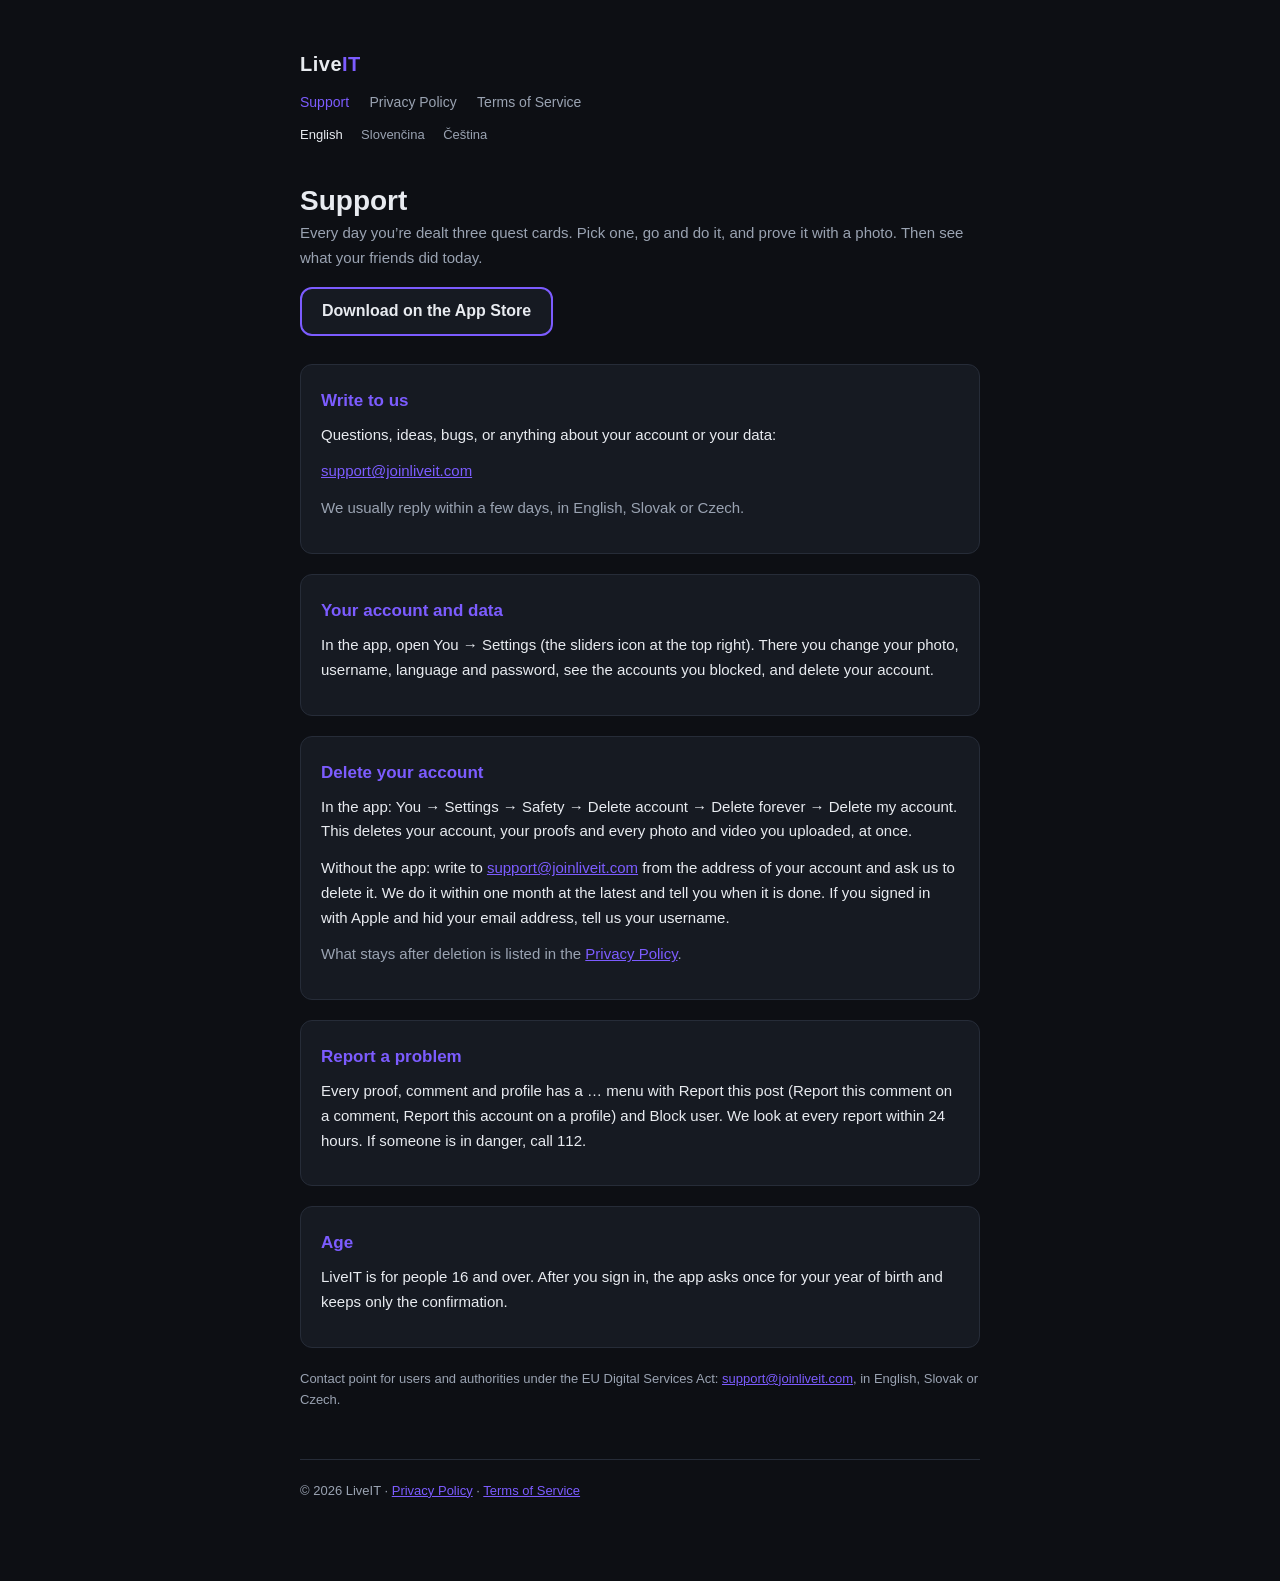
<file: index.html>
<!doctype html>
<html lang="en">
<head>
  <meta charset="utf-8">
  <meta name="viewport" content="width=device-width, initial-scale=1">
  <title>Support · LiveIT</title>
  <meta name="description" content="Support for LiveIT: contact, your account and data, deleting your account, reporting content.">
  <link rel="alternate" hreflang="en" href="https://help.joinliveit.com/">
  <link rel="alternate" hreflang="sk" href="https://help.joinliveit.com/sk/">
  <link rel="alternate" hreflang="cs" href="https://help.joinliveit.com/cs/">
  <link rel="stylesheet" href="style.css">
</head>
<body>
  <div class="wrap">
    <header>
      <a class="brand" href="index.html">Live<span>IT</span></a>
      <nav>
        <a href="index.html" class="active">Support</a>
        <a href="privacy.html">Privacy Policy</a>
        <a href="terms.html">Terms of Service</a>
      </nav>
      <nav class="lang" aria-label="Language">
        <a href="index.html" lang="en" hreflang="en" aria-current="true">English</a>
        <a href="sk/index.html" lang="sk" hreflang="sk">Slovenčina</a>
        <a href="cs/index.html" lang="cs" hreflang="cs">Čeština</a>
      </nav>
    </header>

    <h1>Support</h1>
    <p class="muted">Every day you’re dealt three quest cards. Pick one, go and do it, and prove it with a photo. Then see what your friends did today.</p>
    <p><a class="store" href="https://apps.apple.com/app/id6795777145">Download on the App Store</a></p>

    <div class="card">
      <h2>Write to us</h2>
      <p>Questions, ideas, bugs, or anything about your account or your data:</p>
      <p><a href="mailto:support@joinliveit.com">support@joinliveit.com</a></p>
      <p class="muted">We usually reply within a few days, in English, Slovak or Czech.</p>
    </div>

    <div class="card">
      <h2>Your account and data</h2>
      <p>In the app, open You → Settings (the sliders icon at the top right). There you change your photo, username, language and password, see the accounts you blocked, and delete your account.</p>
    </div>

    <div class="card" id="delete">
      <h2>Delete your account</h2>
      <p>In the app: You → Settings → Safety → Delete account → Delete forever → Delete my account. This deletes your account, your proofs and every photo and video you uploaded, at once.</p>
      <p>Without the app: write to <a href="mailto:support@joinliveit.com">support@joinliveit.com</a> from the address of your account and ask us to delete it. We do it within one month at the latest and tell you when it is done. If you signed in with Apple and hid your email address, tell us your username.</p>
      <p class="muted">What stays after deletion is listed in the <a href="privacy.html#deletion">Privacy Policy</a>.</p>
    </div>

    <div class="card">
      <h2>Report a problem</h2>
      <p>Every proof, comment and profile has a … menu with Report this post (Report this comment on a comment, Report this account on a profile) and Block user. We look at every report within 24 hours. If someone is in danger, call 112.</p>
    </div>

    <div class="card">
      <h2>Age</h2>
      <p>LiveIT is for people 16 and over. After you sign in, the app asks once for your year of birth and keeps only the confirmation.</p>
    </div>

    <p class="note">Contact point for users and authorities under the EU Digital Services Act: <a href="mailto:support@joinliveit.com">support@joinliveit.com</a>, in English, Slovak or Czech.</p>

    <footer>
      © 2026 LiveIT · <a href="privacy.html">Privacy Policy</a> · <a href="terms.html">Terms of Service</a>
    </footer>
  </div>
</body>
</html>
</file>
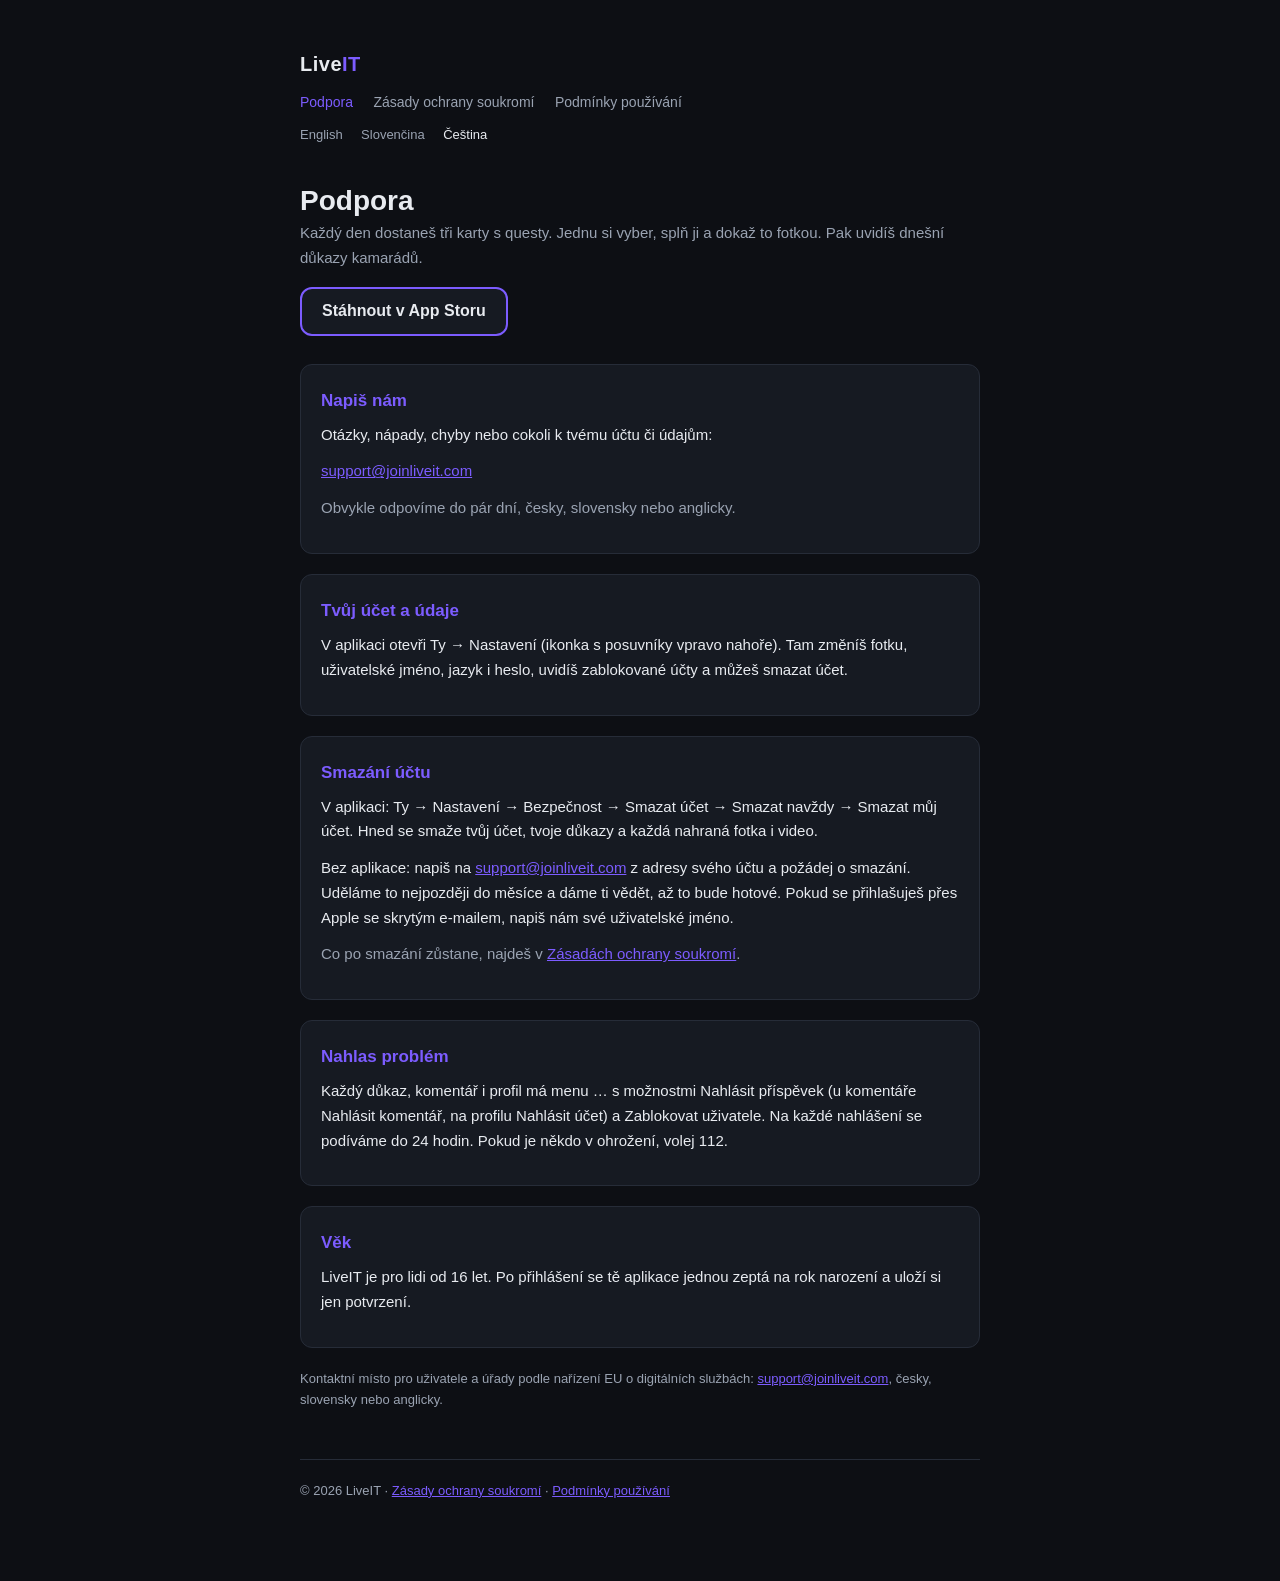
<file: cs/index.html>
<!doctype html>
<html lang="cs">
<head>
  <meta charset="utf-8">
  <meta name="viewport" content="width=device-width, initial-scale=1">
  <title>Podpora · LiveIT</title>
  <meta name="description" content="Podpora LiveIT: kontakt, tvůj účet a údaje, smazání účtu, nahlášení obsahu.">
  <link rel="alternate" hreflang="en" href="https://help.joinliveit.com/">
  <link rel="alternate" hreflang="sk" href="https://help.joinliveit.com/sk/">
  <link rel="alternate" hreflang="cs" href="https://help.joinliveit.com/cs/">
  <link rel="stylesheet" href="../style.css">
</head>
<body>
  <div class="wrap">
    <header>
      <a class="brand" href="index.html">Live<span>IT</span></a>
      <nav>
        <a href="index.html" class="active">Podpora</a>
        <a href="privacy.html">Zásady ochrany soukromí</a>
        <a href="terms.html">Podmínky používání</a>
      </nav>
      <nav class="lang" aria-label="Jazyk">
        <a href="../index.html" lang="en" hreflang="en">English</a>
        <a href="../sk/index.html" lang="sk" hreflang="sk">Slovenčina</a>
        <a href="index.html" lang="cs" hreflang="cs" aria-current="true">Čeština</a>
      </nav>
    </header>

    <h1>Podpora</h1>
    <p class="muted">Každý den dostaneš tři karty s questy. Jednu si vyber, splň ji a dokaž to fotkou. Pak uvidíš dnešní důkazy kamarádů.</p>
    <p><a class="store" href="https://apps.apple.com/app/id6795777145">Stáhnout v App Storu</a></p>

    <div class="card">
      <h2>Napiš nám</h2>
      <p>Otázky, nápady, chyby nebo cokoli k tvému účtu či údajům:</p>
      <p><a href="mailto:support@joinliveit.com">support@joinliveit.com</a></p>
      <p class="muted">Obvykle odpovíme do pár dní, česky, slovensky nebo anglicky.</p>
    </div>

    <div class="card">
      <h2>Tvůj účet a údaje</h2>
      <p>V aplikaci otevři Ty → Nastavení (ikonka s posuvníky vpravo nahoře). Tam změníš fotku, uživatelské jméno, jazyk i heslo, uvidíš zablokované účty a můžeš smazat účet.</p>
    </div>

    <div class="card" id="delete">
      <h2>Smazání účtu</h2>
      <p>V aplikaci: Ty → Nastavení → Bezpečnost → Smazat účet → Smazat navždy → Smazat můj účet. Hned se smaže tvůj účet, tvoje důkazy a každá nahraná fotka i video.</p>
      <p>Bez aplikace: napiš na <a href="mailto:support@joinliveit.com">support@joinliveit.com</a> z adresy svého účtu a požádej o smazání. Uděláme to nejpozději do měsíce a dáme ti vědět, až to bude hotové. Pokud se přihlašuješ přes Apple se skrytým e-mailem, napiš nám své uživatelské jméno.</p>
      <p class="muted">Co po smazání zůstane, najdeš v <a href="privacy.html#deletion">Zásadách ochrany soukromí</a>.</p>
    </div>

    <div class="card">
      <h2>Nahlas problém</h2>
      <p>Každý důkaz, komentář i profil má menu … s možnostmi Nahlásit příspěvek (u komentáře Nahlásit komentář, na profilu Nahlásit účet) a Zablokovat uživatele. Na každé nahlášení se podíváme do 24 hodin. Pokud je někdo v ohrožení, volej 112.</p>
    </div>

    <div class="card">
      <h2>Věk</h2>
      <p>LiveIT je pro lidi od 16 let. Po přihlášení se tě aplikace jednou zeptá na rok narození a uloží si jen potvrzení.</p>
    </div>

    <p class="note">Kontaktní místo pro uživatele a úřady podle nařízení EU o digitálních službách: <a href="mailto:support@joinliveit.com">support@joinliveit.com</a>, česky, slovensky nebo anglicky.</p>

    <footer>
      © 2026 LiveIT · <a href="privacy.html">Zásady ochrany soukromí</a> · <a href="terms.html">Podmínky používání</a>
    </footer>
  </div>
</body>
</html>
</file>
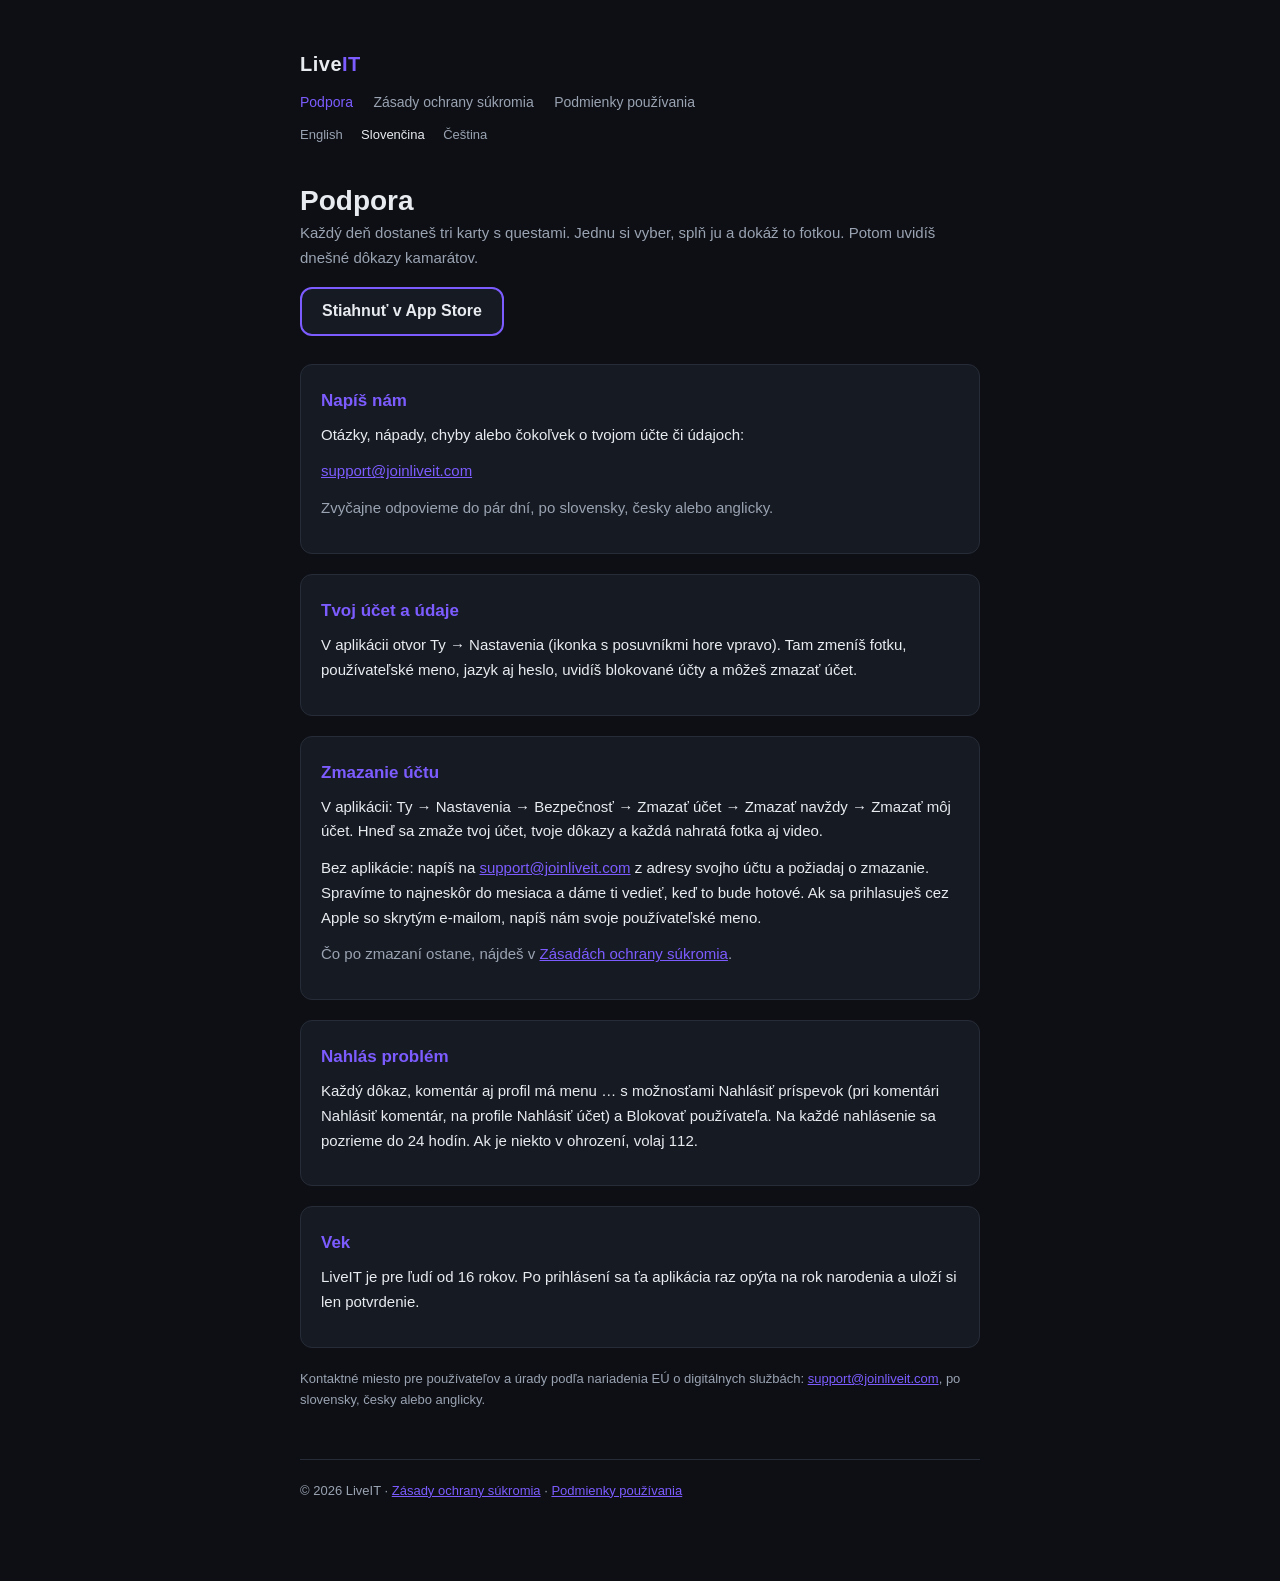
<file: sk/index.html>
<!doctype html>
<html lang="sk">
<head>
  <meta charset="utf-8">
  <meta name="viewport" content="width=device-width, initial-scale=1">
  <title>Podpora · LiveIT</title>
  <meta name="description" content="Podpora LiveIT: kontakt, tvoj účet a údaje, zmazanie účtu, nahlásenie obsahu.">
  <link rel="alternate" hreflang="en" href="https://help.joinliveit.com/">
  <link rel="alternate" hreflang="sk" href="https://help.joinliveit.com/sk/">
  <link rel="alternate" hreflang="cs" href="https://help.joinliveit.com/cs/">
  <link rel="stylesheet" href="../style.css">
</head>
<body>
  <div class="wrap">
    <header>
      <a class="brand" href="index.html">Live<span>IT</span></a>
      <nav>
        <a href="index.html" class="active">Podpora</a>
        <a href="privacy.html">Zásady ochrany súkromia</a>
        <a href="terms.html">Podmienky používania</a>
      </nav>
      <nav class="lang" aria-label="Jazyk">
        <a href="../index.html" lang="en" hreflang="en">English</a>
        <a href="index.html" lang="sk" hreflang="sk" aria-current="true">Slovenčina</a>
        <a href="../cs/index.html" lang="cs" hreflang="cs">Čeština</a>
      </nav>
    </header>

    <h1>Podpora</h1>
    <p class="muted">Každý deň dostaneš tri karty s questami. Jednu si vyber, splň ju a dokáž to fotkou. Potom uvidíš dnešné dôkazy kamarátov.</p>
    <p><a class="store" href="https://apps.apple.com/app/id6795777145">Stiahnuť v App Store</a></p>

    <div class="card">
      <h2>Napíš nám</h2>
      <p>Otázky, nápady, chyby alebo čokoľvek o tvojom účte či údajoch:</p>
      <p><a href="mailto:support@joinliveit.com">support@joinliveit.com</a></p>
      <p class="muted">Zvyčajne odpovieme do pár dní, po slovensky, česky alebo anglicky.</p>
    </div>

    <div class="card">
      <h2>Tvoj účet a údaje</h2>
      <p>V aplikácii otvor Ty → Nastavenia (ikonka s posuvníkmi hore vpravo). Tam zmeníš fotku, používateľské meno, jazyk aj heslo, uvidíš blokované účty a môžeš zmazať účet.</p>
    </div>

    <div class="card" id="delete">
      <h2>Zmazanie účtu</h2>
      <p>V aplikácii: Ty → Nastavenia → Bezpečnosť → Zmazať účet → Zmazať navždy → Zmazať môj účet. Hneď sa zmaže tvoj účet, tvoje dôkazy a každá nahratá fotka aj video.</p>
      <p>Bez aplikácie: napíš na <a href="mailto:support@joinliveit.com">support@joinliveit.com</a> z adresy svojho účtu a požiadaj o zmazanie. Spravíme to najneskôr do mesiaca a dáme ti vedieť, keď to bude hotové. Ak sa prihlasuješ cez Apple so skrytým e-mailom, napíš nám svoje používateľské meno.</p>
      <p class="muted">Čo po zmazaní ostane, nájdeš v <a href="privacy.html#deletion">Zásadách ochrany súkromia</a>.</p>
    </div>

    <div class="card">
      <h2>Nahlás problém</h2>
      <p>Každý dôkaz, komentár aj profil má menu … s možnosťami Nahlásiť príspevok (pri komentári Nahlásiť komentár, na profile Nahlásiť účet) a Blokovať používateľa. Na každé nahlásenie sa pozrieme do 24 hodín. Ak je niekto v ohrození, volaj 112.</p>
    </div>

    <div class="card">
      <h2>Vek</h2>
      <p>LiveIT je pre ľudí od 16 rokov. Po prihlásení sa ťa aplikácia raz opýta na rok narodenia a uloží si len potvrdenie.</p>
    </div>

    <p class="note">Kontaktné miesto pre používateľov a úrady podľa nariadenia EÚ o digitálnych službách: <a href="mailto:support@joinliveit.com">support@joinliveit.com</a>, po slovensky, česky alebo anglicky.</p>

    <footer>
      © 2026 LiveIT · <a href="privacy.html">Zásady ochrany súkromia</a> · <a href="terms.html">Podmienky používania</a>
    </footer>
  </div>
</body>
</html>
</file>
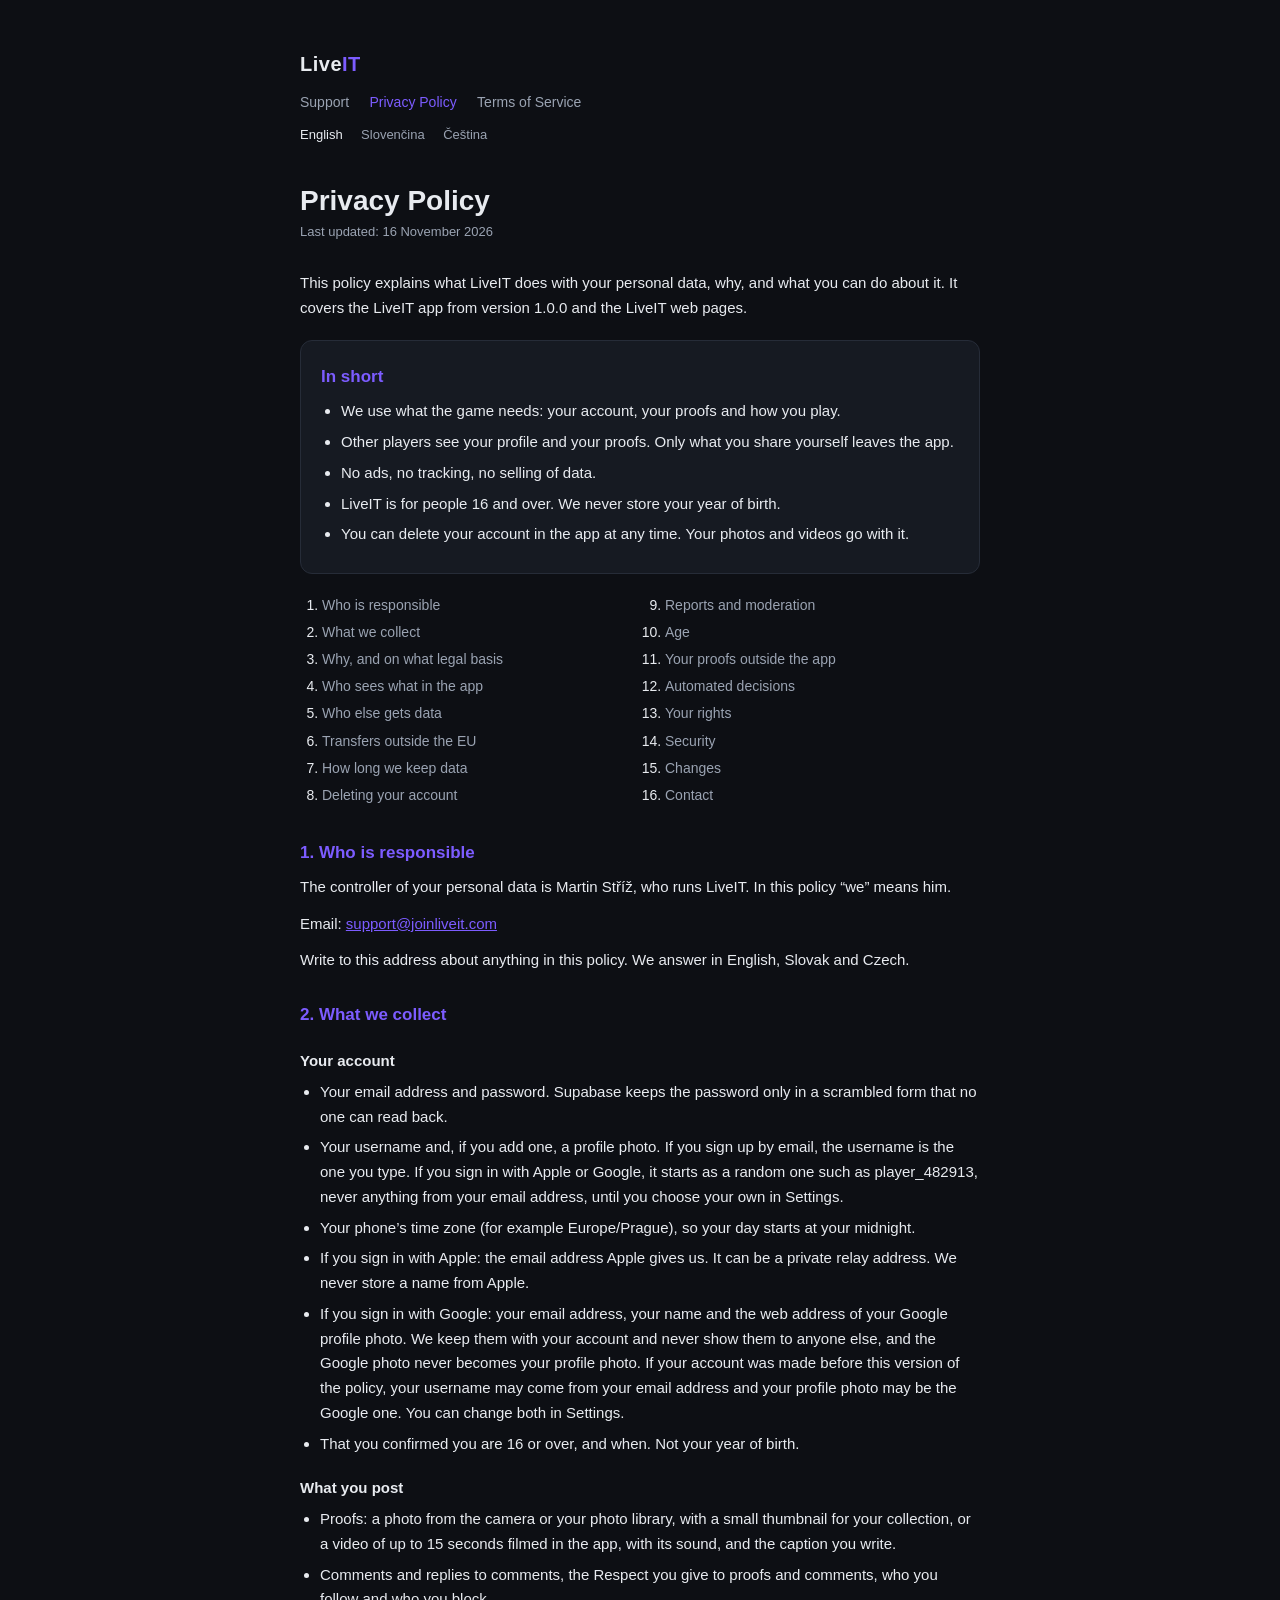
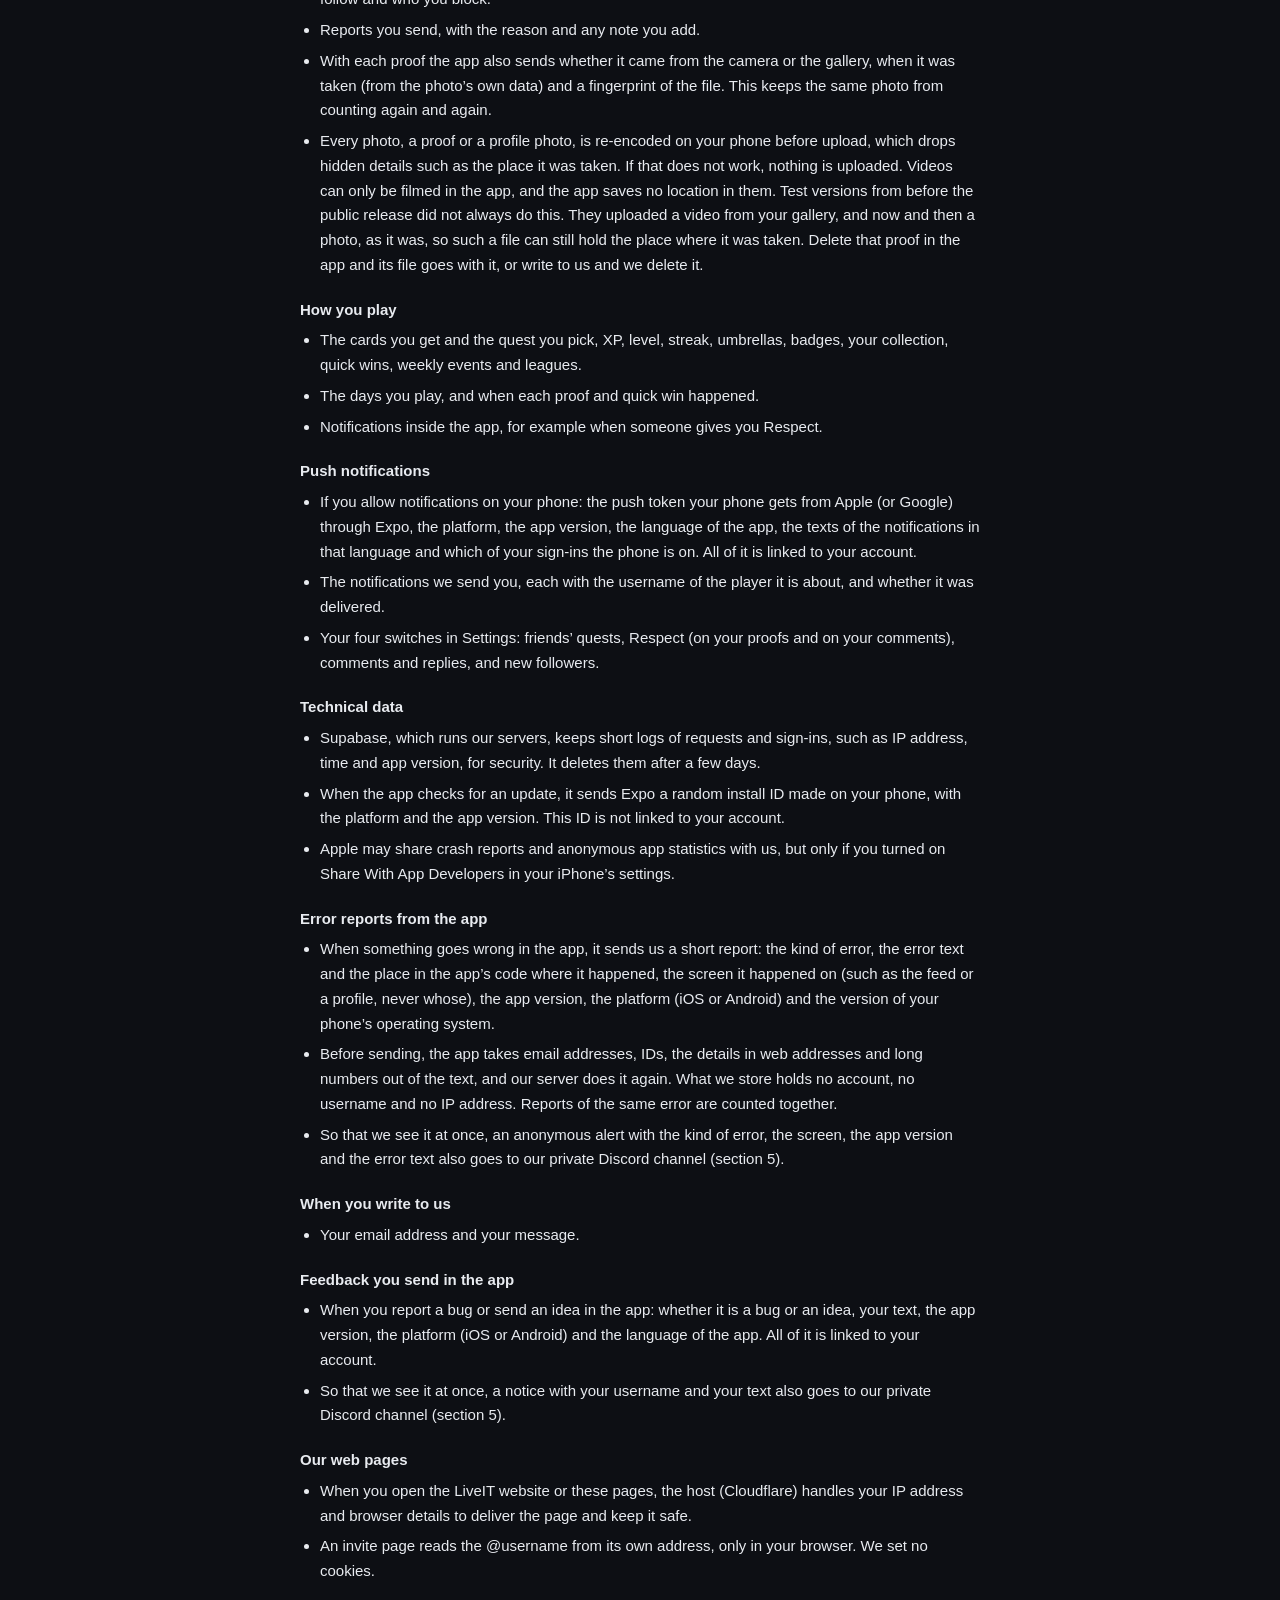
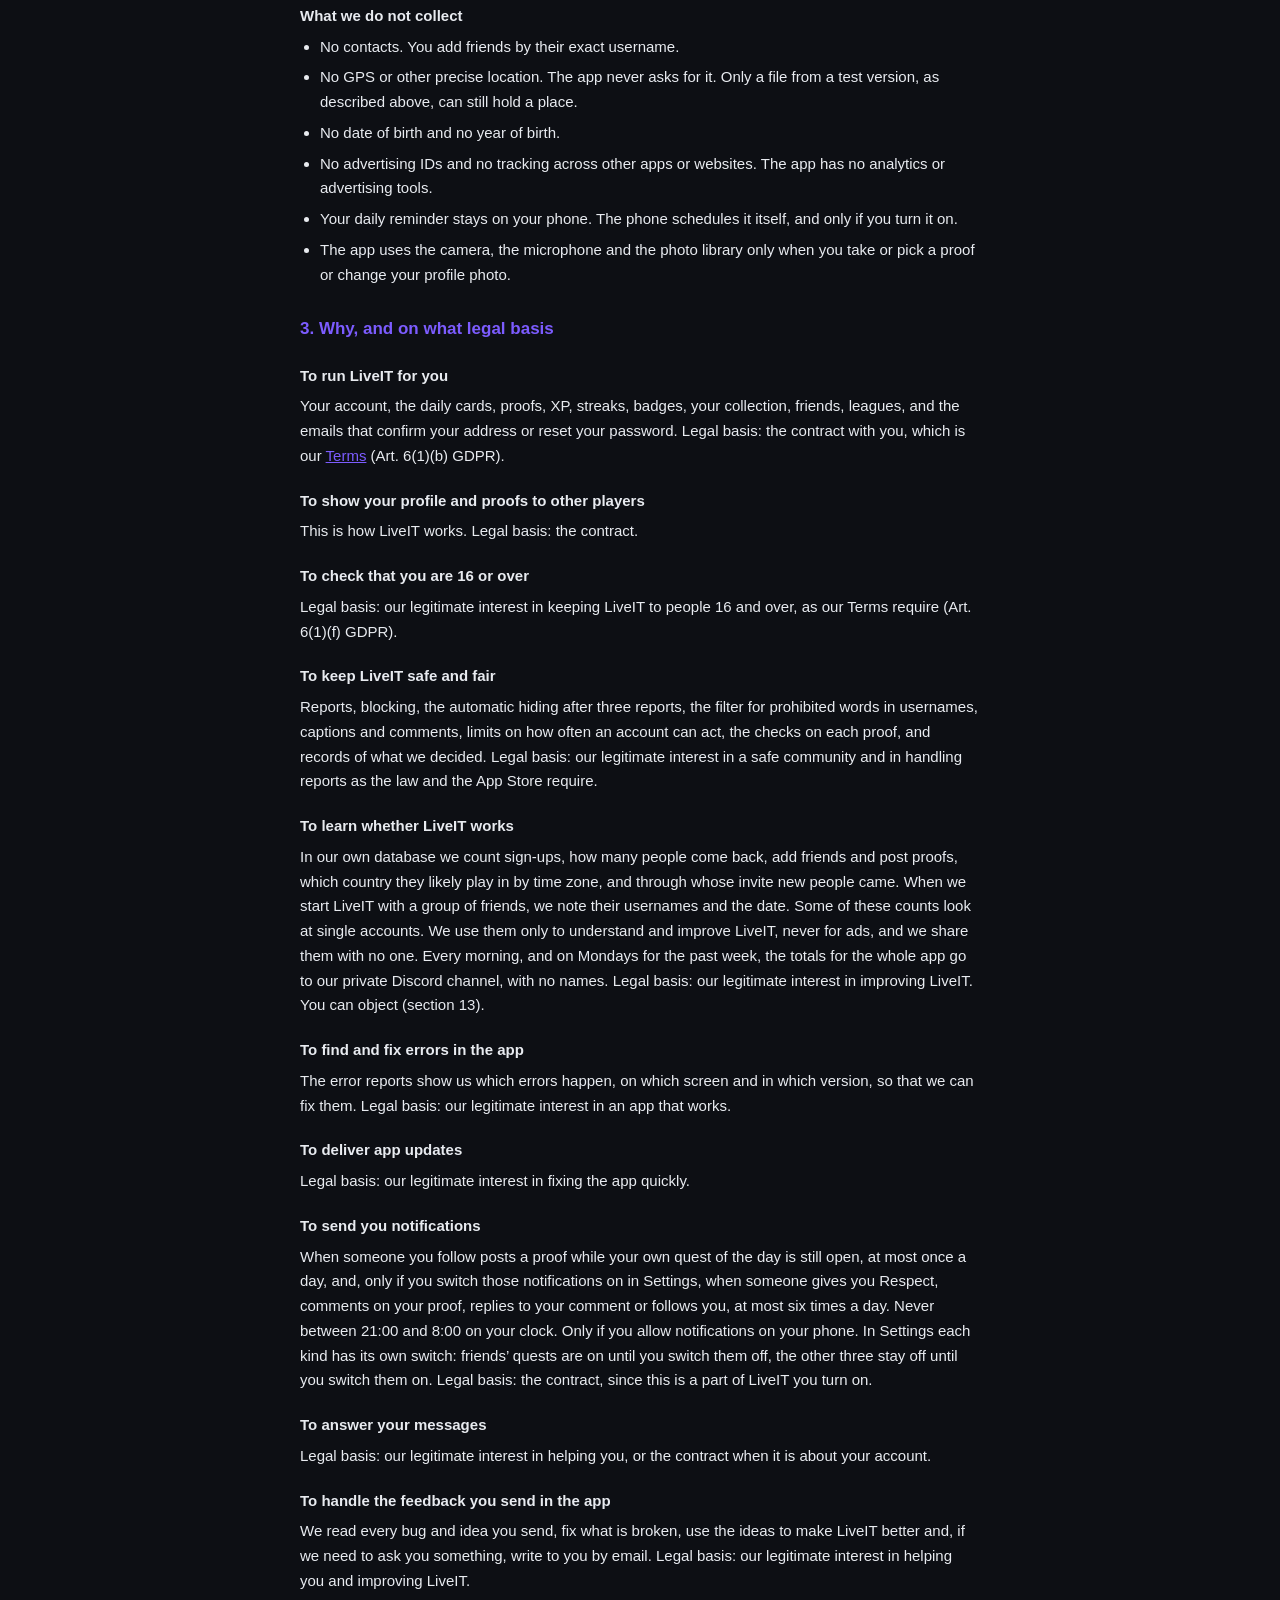
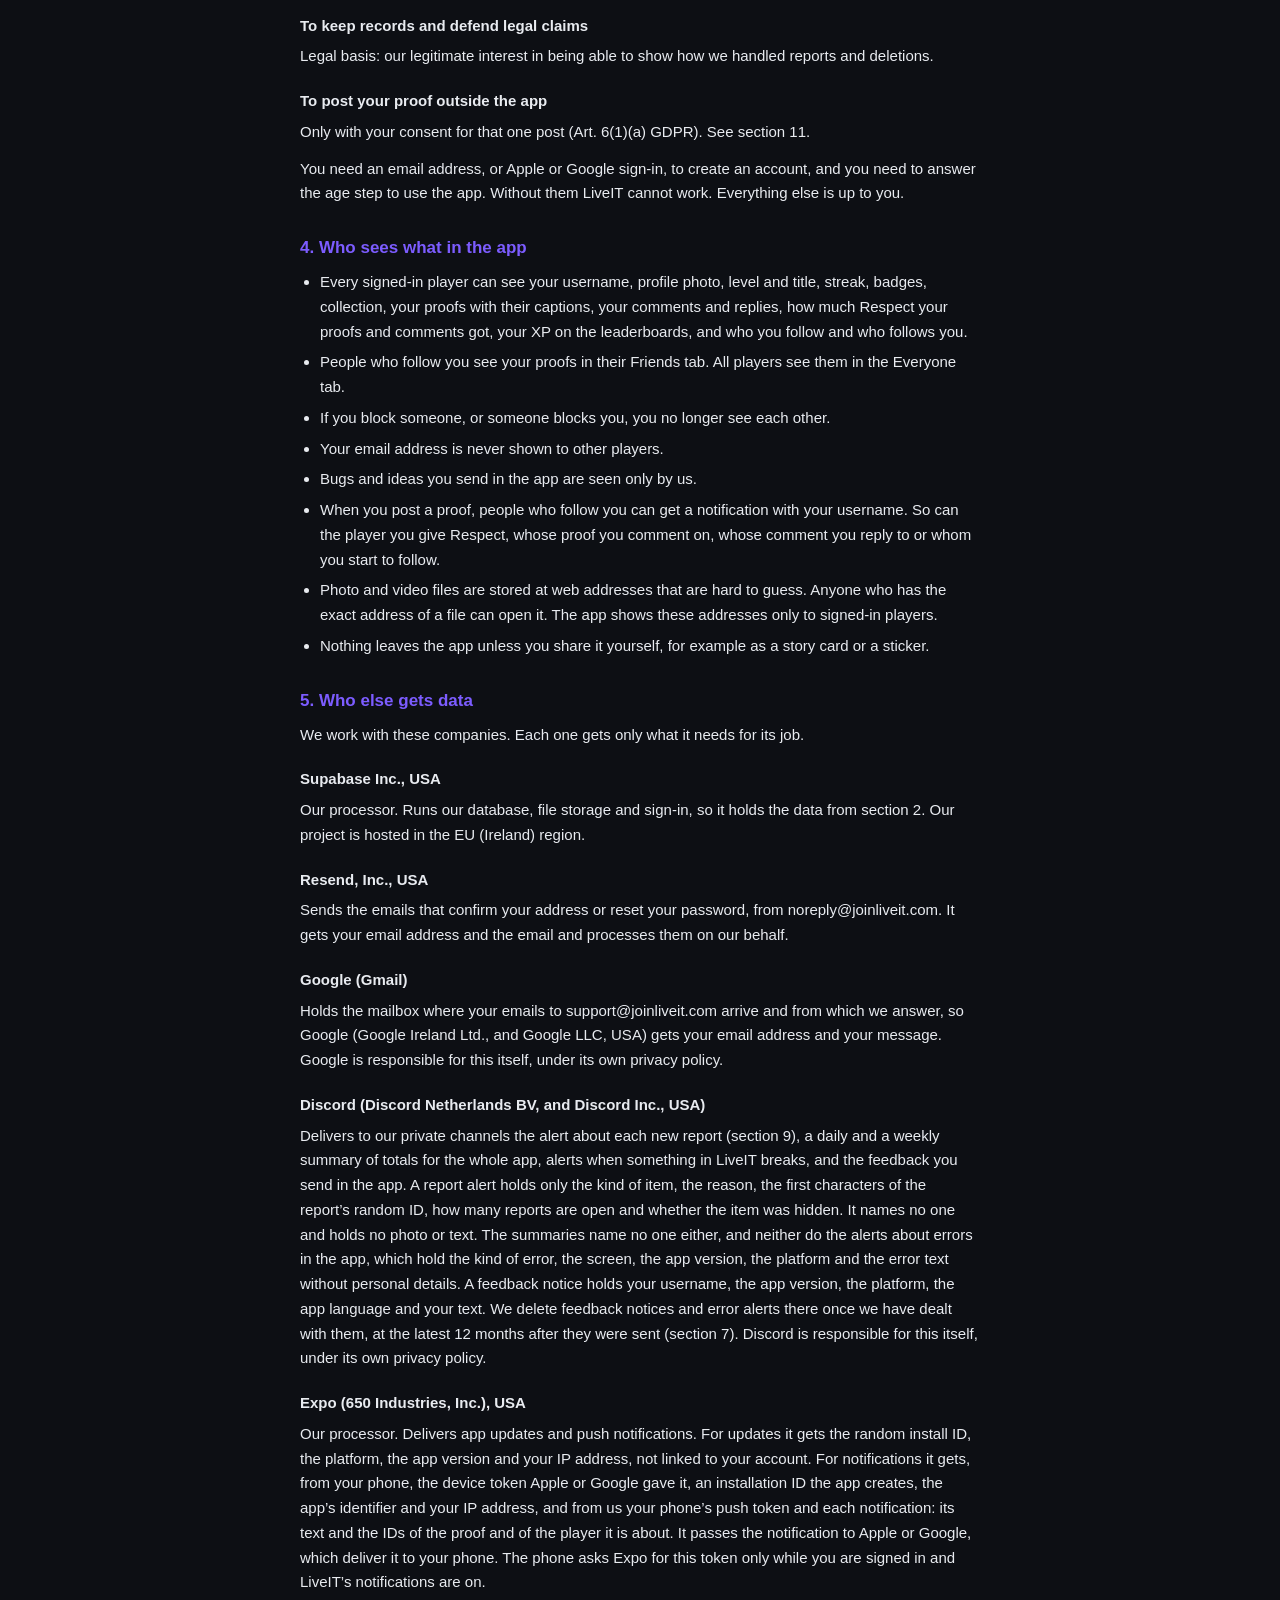
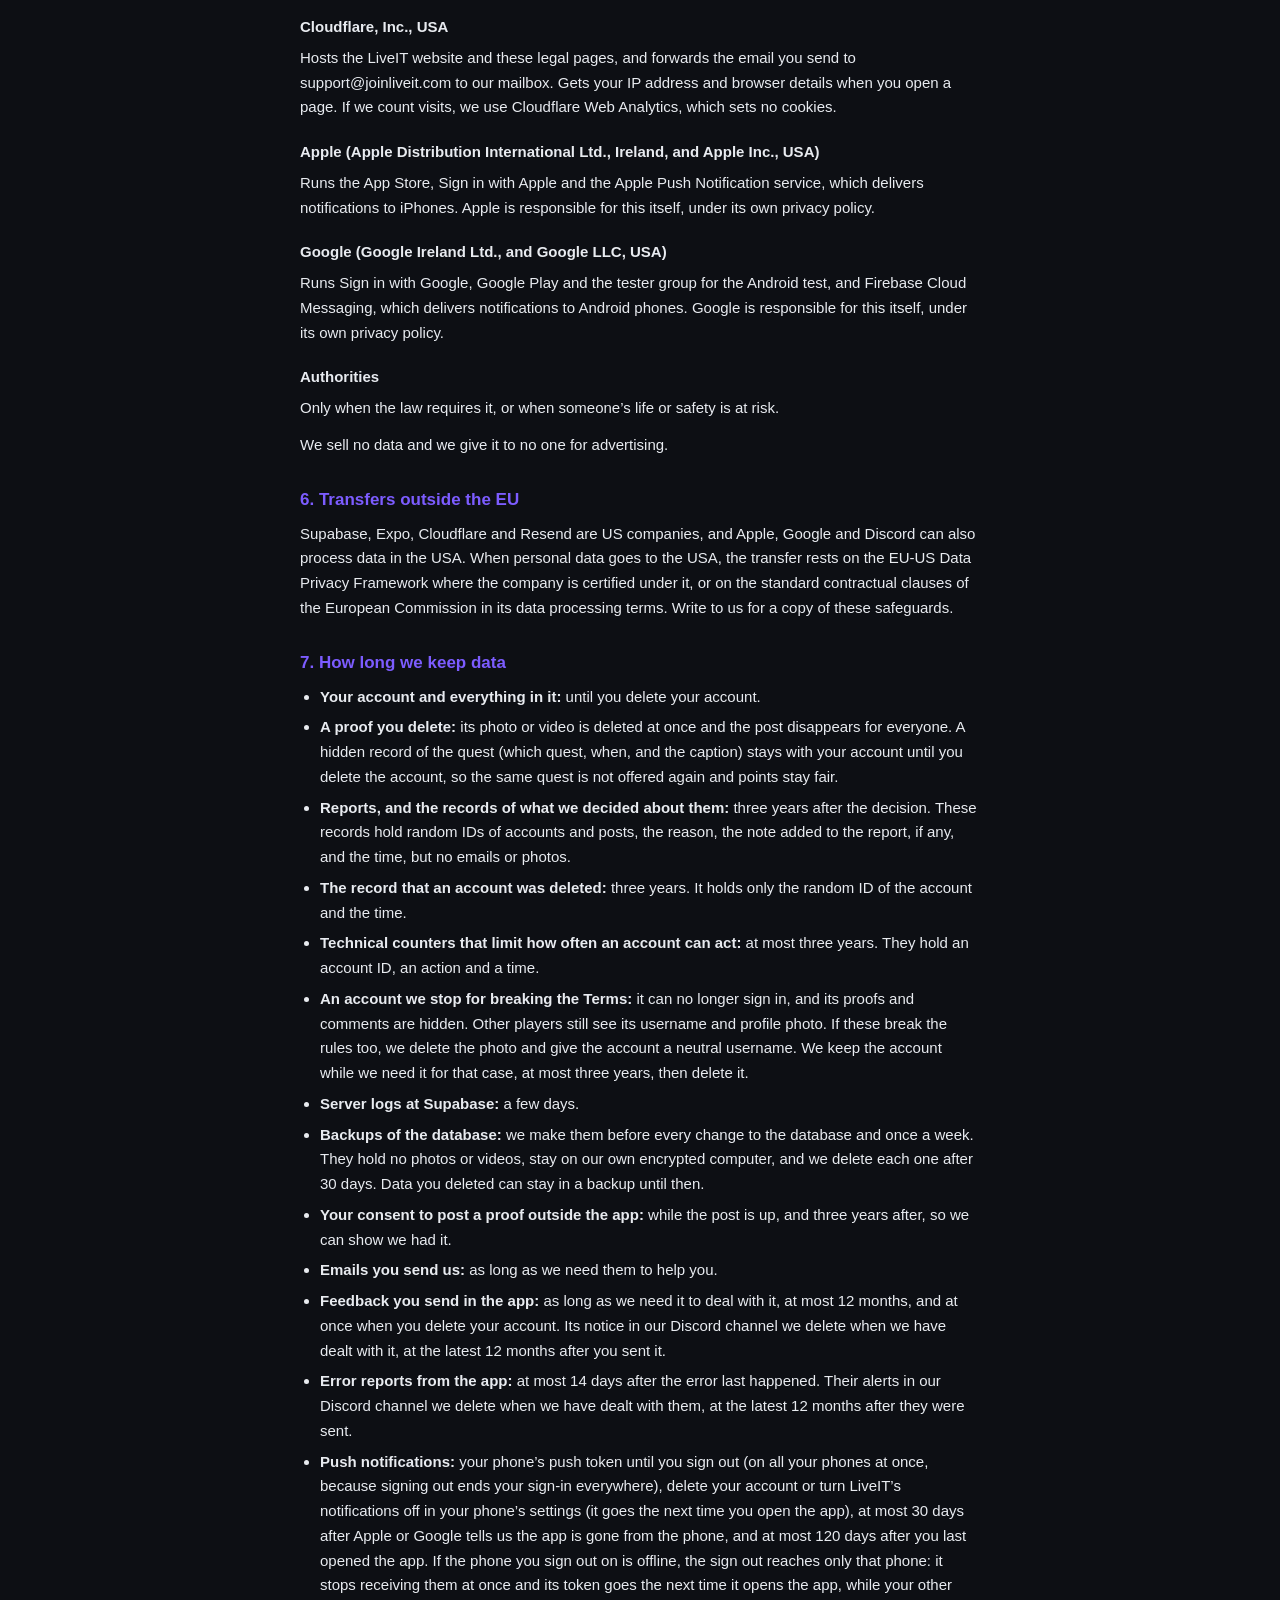
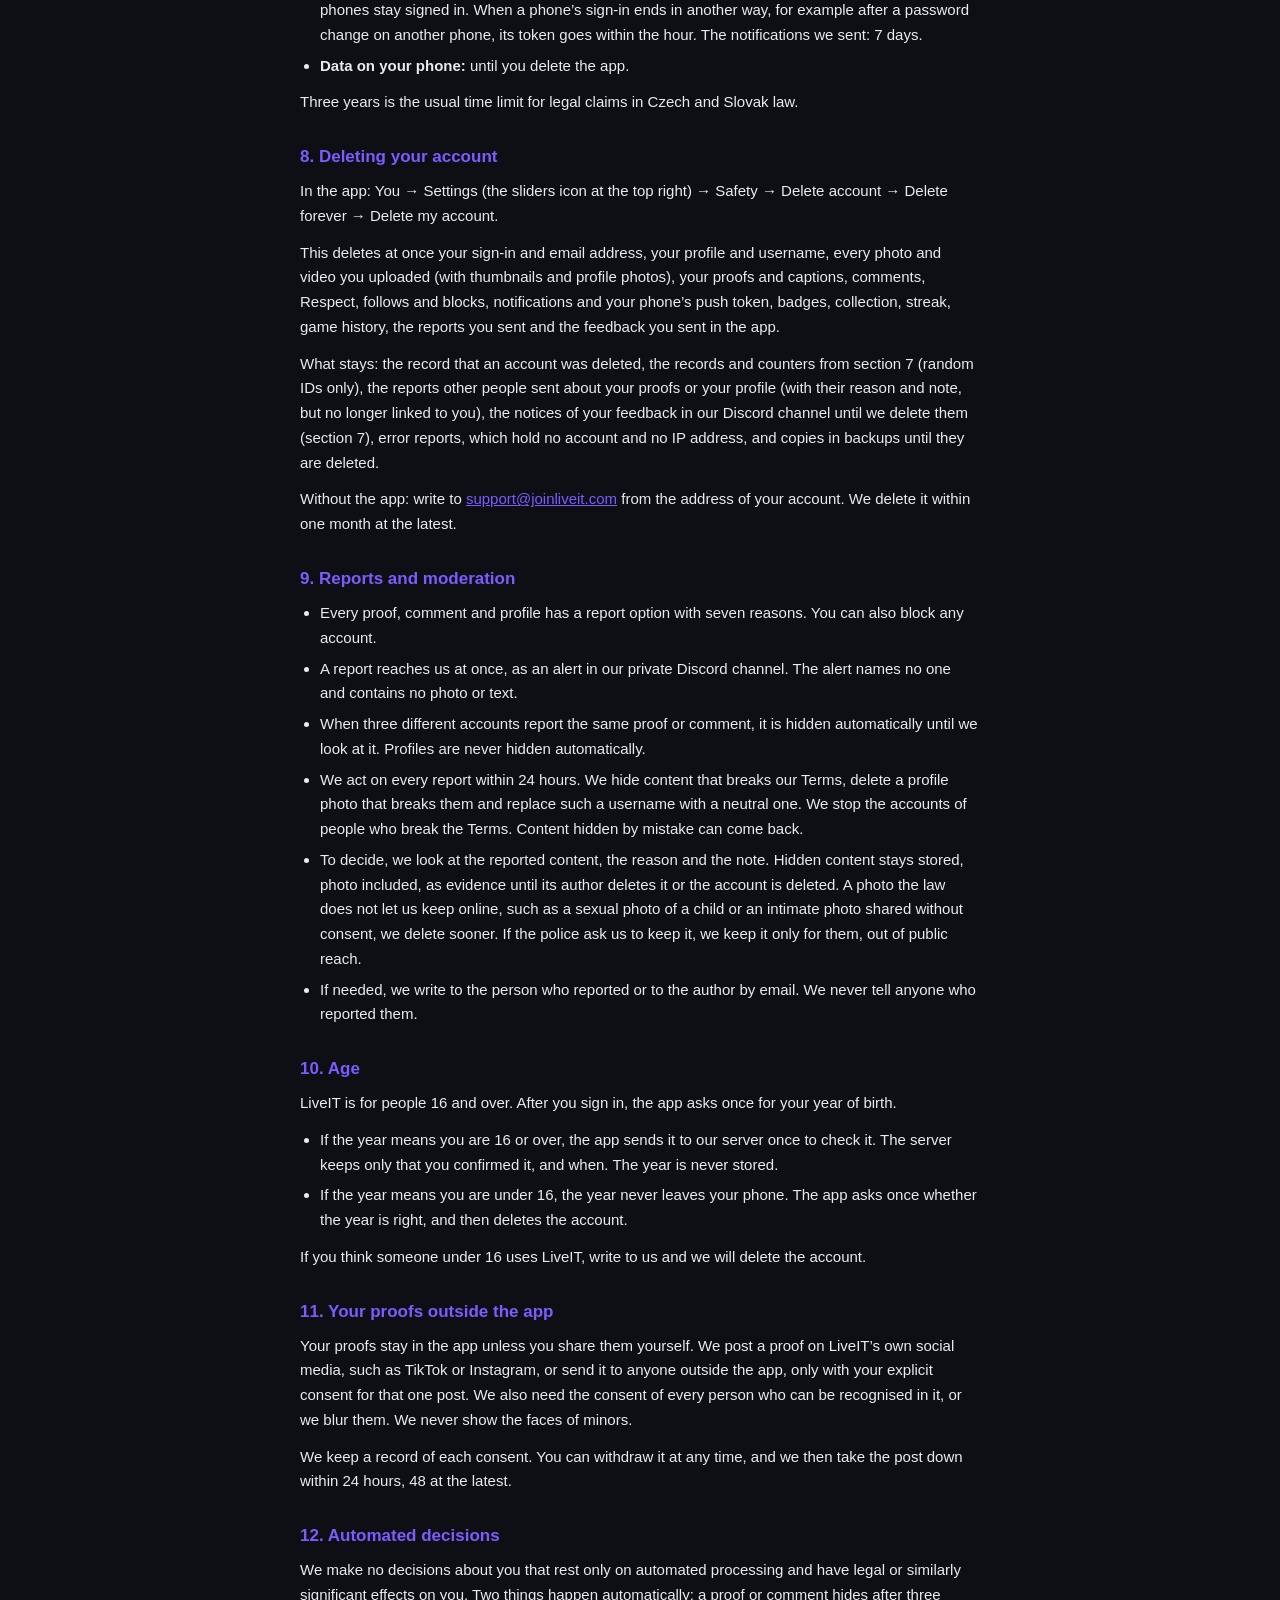
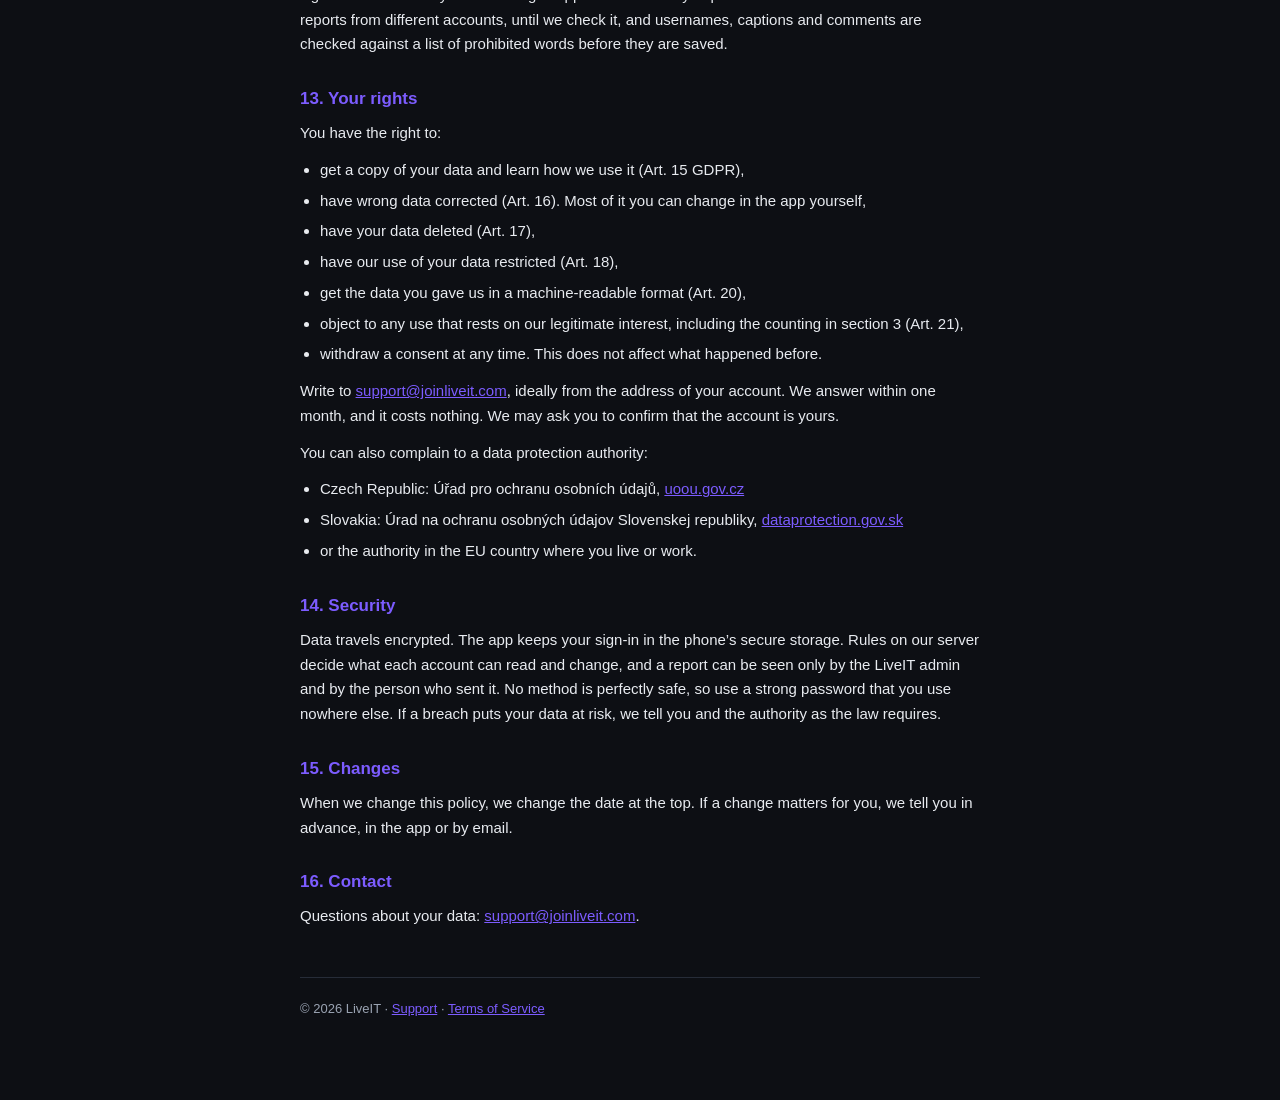
<file: privacy.html>
<!doctype html>
<html lang="en">
<head>
  <meta charset="utf-8">
  <meta name="viewport" content="width=device-width, initial-scale=1">
  <title>Privacy Policy · LiveIT</title>
  <meta name="description" content="What LiveIT does with your personal data, why, and what you can do about it.">
  <link rel="alternate" hreflang="en" href="https://help.joinliveit.com/privacy">
  <link rel="alternate" hreflang="sk" href="https://help.joinliveit.com/sk/privacy">
  <link rel="alternate" hreflang="cs" href="https://help.joinliveit.com/cs/privacy">
  <link rel="stylesheet" href="style.css">
</head>
<body>
  <div class="wrap">
    <header>
      <a class="brand" href="index.html">Live<span>IT</span></a>
      <nav>
        <a href="index.html">Support</a>
        <a href="privacy.html" class="active">Privacy Policy</a>
        <a href="terms.html">Terms of Service</a>
      </nav>
      <nav class="lang" aria-label="Language">
        <a href="privacy.html" lang="en" hreflang="en" aria-current="true">English</a>
        <a href="sk/privacy.html" lang="sk" hreflang="sk">Slovenčina</a>
        <a href="cs/privacy.html" lang="cs" hreflang="cs">Čeština</a>
      </nav>
    </header>

    <h1>Privacy Policy</h1>
    <p class="updated">Last updated: 16 November 2026</p>

    <p>This policy explains what LiveIT does with your personal data, why, and what you can do about it. It covers the LiveIT app from version 1.0.0 and the LiveIT web pages.</p>

    <div class="card">
      <h2>In short</h2>
      <ul>
        <li>We use what the game needs: your account, your proofs and how you play.</li>
        <li>Other players see your profile and your proofs. Only what you share yourself leaves the app.</li>
        <li>No ads, no tracking, no selling of data.</li>
        <li>LiveIT is for people 16 and over. We never store your year of birth.</li>
        <li>You can delete your account in the app at any time. Your photos and videos go with it.</li>
      </ul>
    </div>

    <nav class="toc" aria-label="Contents">
      <ol>
        <li><a href="#controller">Who is responsible</a></li>
        <li><a href="#data">What we collect</a></li>
        <li><a href="#purposes">Why, and on what legal basis</a></li>
        <li><a href="#visibility">Who sees what in the app</a></li>
        <li><a href="#recipients">Who else gets data</a></li>
        <li><a href="#transfers">Transfers outside the EU</a></li>
        <li><a href="#retention">How long we keep data</a></li>
        <li><a href="#deletion">Deleting your account</a></li>
        <li><a href="#moderation">Reports and moderation</a></li>
        <li><a href="#age">Age</a></li>
        <li><a href="#outside">Your proofs outside the app</a></li>
        <li><a href="#automated">Automated decisions</a></li>
        <li><a href="#rights">Your rights</a></li>
        <li><a href="#security">Security</a></li>
        <li><a href="#changes">Changes</a></li>
        <li><a href="#contact">Contact</a></li>
      </ol>
    </nav>

    <section id="controller">
      <h2>1. Who is responsible</h2>
      <p>The controller of your personal data is Martin Stříž, who runs LiveIT. In this policy “we” means him.</p>
      <p>Email: <a href="mailto:support@joinliveit.com">support@joinliveit.com</a></p>
      <p>Write to this address about anything in this policy. We answer in English, Slovak and Czech.</p>
    </section>

    <section id="data">
      <h2>2. What we collect</h2>
      <h3>Your account</h3>
      <ul>
        <li>Your email address and password. Supabase keeps the password only in a scrambled form that no one can read back.</li>
        <li>Your username and, if you add one, a profile photo. If you sign up by email, the username is the one you type. If you sign in with Apple or Google, it starts as a random one such as player_482913, never anything from your email address, until you choose your own in Settings.</li>
        <li>Your phone’s time zone (for example Europe/Prague), so your day starts at your midnight.</li>
        <li>If you sign in with Apple: the email address Apple gives us. It can be a private relay address. We never store a name from Apple.</li>
        <li>If you sign in with Google: your email address, your name and the web address of your Google profile photo. We keep them with your account and never show them to anyone else, and the Google photo never becomes your profile photo. If your account was made before this version of the policy, your username may come from your email address and your profile photo may be the Google one. You can change both in Settings.</li>
        <li>That you confirmed you are 16 or over, and when. Not your year of birth.</li>
      </ul>
      <h3>What you post</h3>
      <ul>
        <li>Proofs: a photo from the camera or your photo library, with a small thumbnail for your collection, or a video of up to 15 seconds filmed in the app, with its sound, and the caption you write.</li>
        <li>Comments and replies to comments, the Respect you give to proofs and comments, who you follow and who you block.</li>
        <li>Reports you send, with the reason and any note you add.</li>
        <li>With each proof the app also sends whether it came from the camera or the gallery, when it was taken (from the photo’s own data) and a fingerprint of the file. This keeps the same photo from counting again and again.</li>
        <li>Every photo, a proof or a profile photo, is re-encoded on your phone before upload, which drops hidden details such as the place it was taken. If that does not work, nothing is uploaded. Videos can only be filmed in the app, and the app saves no location in them. Test versions from before the public release did not always do this. They uploaded a video from your gallery, and now and then a photo, as it was, so such a file can still hold the place where it was taken. Delete that proof in the app and its file goes with it, or write to us and we delete it.</li>
      </ul>
      <h3>How you play</h3>
      <ul>
        <li>The cards you get and the quest you pick, XP, level, streak, umbrellas, badges, your collection, quick wins, weekly events and leagues.</li>
        <li>The days you play, and when each proof and quick win happened.</li>
        <li>Notifications inside the app, for example when someone gives you Respect.</li>
      </ul>
      <h3>Push notifications</h3>
      <ul>
        <li>If you allow notifications on your phone: the push token your phone gets from Apple (or Google) through Expo, the platform, the app version, the language of the app, the texts of the notifications in that language and which of your sign-ins the phone is on. All of it is linked to your account.</li>
        <li>The notifications we send you, each with the username of the player it is about, and whether it was delivered.</li>
        <li>Your four switches in Settings: friends’ quests, Respect (on your proofs and on your comments), comments and replies, and new followers.</li>
      </ul>
      <h3>Technical data</h3>
      <ul>
        <li>Supabase, which runs our servers, keeps short logs of requests and sign-ins, such as IP address, time and app version, for security. It deletes them after a few days.</li>
        <li>When the app checks for an update, it sends Expo a random install ID made on your phone, with the platform and the app version. This ID is not linked to your account.</li>
        <li>Apple may share crash reports and anonymous app statistics with us, but only if you turned on Share With App Developers in your iPhone’s settings.</li>
      </ul>
      <h3>Error reports from the app</h3>
      <ul>
        <li>When something goes wrong in the app, it sends us a short report: the kind of error, the error text and the place in the app’s code where it happened, the screen it happened on (such as the feed or a profile, never whose), the app version, the platform (iOS or Android) and the version of your phone’s operating system.</li>
        <li>Before sending, the app takes email addresses, IDs, the details in web addresses and long numbers out of the text, and our server does it again. What we store holds no account, no username and no IP address. Reports of the same error are counted together.</li>
        <li>So that we see it at once, an anonymous alert with the kind of error, the screen, the app version and the error text also goes to our private Discord channel (section 5).</li>
      </ul>
      <h3>When you write to us</h3>
      <ul>
        <li>Your email address and your message.</li>
      </ul>
      <h3>Feedback you send in the app</h3>
      <ul>
        <li>When you report a bug or send an idea in the app: whether it is a bug or an idea, your text, the app version, the platform (iOS or Android) and the language of the app. All of it is linked to your account.</li>
        <li>So that we see it at once, a notice with your username and your text also goes to our private Discord channel (section 5).</li>
      </ul>
      <h3>Our web pages</h3>
      <ul>
        <li>When you open the LiveIT website or these pages, the host (Cloudflare) handles your IP address and browser details to deliver the page and keep it safe.</li>
        <li>An invite page reads the @username from its own address, only in your browser. We set no cookies.</li>
      </ul>
      <h3>What we do not collect</h3>
      <ul>
        <li>No contacts. You add friends by their exact username.</li>
        <li>No GPS or other precise location. The app never asks for it. Only a file from a test version, as described above, can still hold a place.</li>
        <li>No date of birth and no year of birth.</li>
        <li>No advertising IDs and no tracking across other apps or websites. The app has no analytics or advertising tools.</li>
        <li>Your daily reminder stays on your phone. The phone schedules it itself, and only if you turn it on.</li>
        <li>The app uses the camera, the microphone and the photo library only when you take or pick a proof or change your profile photo.</li>
      </ul>
    </section>

    <section id="purposes">
      <h2>3. Why, and on what legal basis</h2>
      <h3>To run LiveIT for you</h3>
      <p>Your account, the daily cards, proofs, XP, streaks, badges, your collection, friends, leagues, and the emails that confirm your address or reset your password. Legal basis: the contract with you, which is our <a href="terms.html">Terms</a> (Art. 6(1)(b) GDPR).</p>
      <h3>To show your profile and proofs to other players</h3>
      <p>This is how LiveIT works. Legal basis: the contract.</p>
      <h3>To check that you are 16 or over</h3>
      <p>Legal basis: our legitimate interest in keeping LiveIT to people 16 and over, as our Terms require (Art. 6(1)(f) GDPR).</p>
      <h3>To keep LiveIT safe and fair</h3>
      <p>Reports, blocking, the automatic hiding after three reports, the filter for prohibited words in usernames, captions and comments, limits on how often an account can act, the checks on each proof, and records of what we decided. Legal basis: our legitimate interest in a safe community and in handling reports as the law and the App Store require.</p>
      <h3>To learn whether LiveIT works</h3>
      <p>In our own database we count sign-ups, how many people come back, add friends and post proofs, which country they likely play in by time zone, and through whose invite new people came. When we start LiveIT with a group of friends, we note their usernames and the date. Some of these counts look at single accounts. We use them only to understand and improve LiveIT, never for ads, and we share them with no one. Every morning, and on Mondays for the past week, the totals for the whole app go to our private Discord channel, with no names. Legal basis: our legitimate interest in improving LiveIT. You can object (section 13).</p>
      <h3>To find and fix errors in the app</h3>
      <p>The error reports show us which errors happen, on which screen and in which version, so that we can fix them. Legal basis: our legitimate interest in an app that works.</p>
      <h3>To deliver app updates</h3>
      <p>Legal basis: our legitimate interest in fixing the app quickly.</p>
      <h3>To send you notifications</h3>
      <p>When someone you follow posts a proof while your own quest of the day is still open, at most once a day, and, only if you switch those notifications on in Settings, when someone gives you Respect, comments on your proof, replies to your comment or follows you, at most six times a day. Never between 21:00 and 8:00 on your clock. Only if you allow notifications on your phone. In Settings each kind has its own switch: friends’ quests are on until you switch them off, the other three stay off until you switch them on. Legal basis: the contract, since this is a part of LiveIT you turn on.</p>
      <h3>To answer your messages</h3>
      <p>Legal basis: our legitimate interest in helping you, or the contract when it is about your account.</p>
      <h3>To handle the feedback you send in the app</h3>
      <p>We read every bug and idea you send, fix what is broken, use the ideas to make LiveIT better and, if we need to ask you something, write to you by email. Legal basis: our legitimate interest in helping you and improving LiveIT.</p>
      <h3>To keep records and defend legal claims</h3>
      <p>Legal basis: our legitimate interest in being able to show how we handled reports and deletions.</p>
      <h3>To post your proof outside the app</h3>
      <p>Only with your consent for that one post (Art. 6(1)(a) GDPR). See section 11.</p>
      <p>You need an email address, or Apple or Google sign-in, to create an account, and you need to answer the age step to use the app. Without them LiveIT cannot work. Everything else is up to you.</p>
    </section>

    <section id="visibility">
      <h2>4. Who sees what in the app</h2>
      <ul>
        <li>Every signed-in player can see your username, profile photo, level and title, streak, badges, collection, your proofs with their captions, your comments and replies, how much Respect your proofs and comments got, your XP on the leaderboards, and who you follow and who follows you.</li>
        <li>People who follow you see your proofs in their Friends tab. All players see them in the Everyone tab.</li>
        <li>If you block someone, or someone blocks you, you no longer see each other.</li>
        <li>Your email address is never shown to other players.</li>
        <li>Bugs and ideas you send in the app are seen only by us.</li>
        <li>When you post a proof, people who follow you can get a notification with your username. So can the player you give Respect, whose proof you comment on, whose comment you reply to or whom you start to follow.</li>
        <li>Photo and video files are stored at web addresses that are hard to guess. Anyone who has the exact address of a file can open it. The app shows these addresses only to signed-in players.</li>
        <li>Nothing leaves the app unless you share it yourself, for example as a story card or a sticker.</li>
      </ul>
    </section>

    <section id="recipients">
      <h2>5. Who else gets data</h2>
      <p>We work with these companies. Each one gets only what it needs for its job.</p>
      <h3>Supabase Inc., USA</h3>
      <p>Our processor. Runs our database, file storage and sign-in, so it holds the data from section 2. Our project is hosted in the EU (Ireland) region.</p>
      <h3>Resend, Inc., USA</h3>
      <p>Sends the emails that confirm your address or reset your password, from noreply@joinliveit.com. It gets your email address and the email and processes them on our behalf.</p>
      <h3>Google (Gmail)</h3>
      <p>Holds the mailbox where your emails to support@joinliveit.com arrive and from which we answer, so Google (Google Ireland Ltd., and Google LLC, USA) gets your email address and your message. Google is responsible for this itself, under its own privacy policy.</p>
      <h3>Discord (Discord Netherlands BV, and Discord Inc., USA)</h3>
      <p>Delivers to our private channels the alert about each new report (section 9), a daily and a weekly summary of totals for the whole app, alerts when something in LiveIT breaks, and the feedback you send in the app. A report alert holds only the kind of item, the reason, the first characters of the report’s random ID, how many reports are open and whether the item was hidden. It names no one and holds no photo or text. The summaries name no one either, and neither do the alerts about errors in the app, which hold the kind of error, the screen, the app version, the platform and the error text without personal details. A feedback notice holds your username, the app version, the platform, the app language and your text. We delete feedback notices and error alerts there once we have dealt with them, at the latest 12 months after they were sent (section 7). Discord is responsible for this itself, under its own privacy policy.</p>
      <h3>Expo (650 Industries, Inc.), USA</h3>
      <p>Our processor. Delivers app updates and push notifications. For updates it gets the random install ID, the platform, the app version and your IP address, not linked to your account. For notifications it gets, from your phone, the device token Apple or Google gave it, an installation ID the app creates, the app’s identifier and your IP address, and from us your phone’s push token and each notification: its text and the IDs of the proof and of the player it is about. It passes the notification to Apple or Google, which deliver it to your phone. The phone asks Expo for this token only while you are signed in and LiveIT’s notifications are on.</p>
      <h3>Cloudflare, Inc., USA</h3>
      <p>Hosts the LiveIT website and these legal pages, and forwards the email you send to support@joinliveit.com to our mailbox. Gets your IP address and browser details when you open a page. If we count visits, we use Cloudflare Web Analytics, which sets no cookies.</p>
      <h3>Apple (Apple Distribution International Ltd., Ireland, and Apple Inc., USA)</h3>
      <p>Runs the App Store, Sign in with Apple and the Apple Push Notification service, which delivers notifications to iPhones. Apple is responsible for this itself, under its own privacy policy.</p>
      <h3>Google (Google Ireland Ltd., and Google LLC, USA)</h3>
      <p>Runs Sign in with Google, Google Play and the tester group for the Android test, and Firebase Cloud Messaging, which delivers notifications to Android phones. Google is responsible for this itself, under its own privacy policy.</p>
      <h3>Authorities</h3>
      <p>Only when the law requires it, or when someone’s life or safety is at risk.</p>
      <p>We sell no data and we give it to no one for advertising.</p>
    </section>

    <section id="transfers">
      <h2>6. Transfers outside the EU</h2>
      <p>Supabase, Expo, Cloudflare and Resend are US companies, and Apple, Google and Discord can also process data in the USA. When personal data goes to the USA, the transfer rests on the EU-US Data Privacy Framework where the company is certified under it, or on the standard contractual clauses of the European Commission in its data processing terms. Write to us for a copy of these safeguards.</p>
    </section>

    <section id="retention">
      <h2>7. How long we keep data</h2>
      <ul>
        <li><strong>Your account and everything in it:</strong> until you delete your account.</li>
        <li><strong>A proof you delete:</strong> its photo or video is deleted at once and the post disappears for everyone. A hidden record of the quest (which quest, when, and the caption) stays with your account until you delete the account, so the same quest is not offered again and points stay fair.</li>
        <li><strong>Reports, and the records of what we decided about them:</strong> three years after the decision. These records hold random IDs of accounts and posts, the reason, the note added to the report, if any, and the time, but no emails or photos.</li>
        <li><strong>The record that an account was deleted:</strong> three years. It holds only the random ID of the account and the time.</li>
        <li><strong>Technical counters that limit how often an account can act:</strong> at most three years. They hold an account ID, an action and a time.</li>
        <li><strong>An account we stop for breaking the Terms:</strong> it can no longer sign in, and its proofs and comments are hidden. Other players still see its username and profile photo. If these break the rules too, we delete the photo and give the account a neutral username. We keep the account while we need it for that case, at most three years, then delete it.</li>
        <li><strong>Server logs at Supabase:</strong> a few days.</li>
        <li><strong>Backups of the database:</strong> we make them before every change to the database and once a week. They hold no photos or videos, stay on our own encrypted computer, and we delete each one after 30 days. Data you deleted can stay in a backup until then.</li>
        <li><strong>Your consent to post a proof outside the app:</strong> while the post is up, and three years after, so we can show we had it.</li>
        <li><strong>Emails you send us:</strong> as long as we need them to help you.</li>
        <li><strong>Feedback you send in the app:</strong> as long as we need it to deal with it, at most 12 months, and at once when you delete your account. Its notice in our Discord channel we delete when we have dealt with it, at the latest 12 months after you sent it.</li>
        <li><strong>Error reports from the app:</strong> at most 14 days after the error last happened. Their alerts in our Discord channel we delete when we have dealt with them, at the latest 12 months after they were sent.</li>
        <li><strong>Push notifications:</strong> your phone’s push token until you sign out (on all your phones at once, because signing out ends your sign-in everywhere), delete your account or turn LiveIT’s notifications off in your phone’s settings (it goes the next time you open the app), at most 30 days after Apple or Google tells us the app is gone from the phone, and at most 120 days after you last opened the app. If the phone you sign out on is offline, the sign out reaches only that phone: it stops receiving them at once and its token goes the next time it opens the app, while your other phones stay signed in. When a phone’s sign-in ends in another way, for example after a password change on another phone, its token goes within the hour. The notifications we sent: 7 days.</li>
        <li><strong>Data on your phone:</strong> until you delete the app.</li>
      </ul>
      <p>Three years is the usual time limit for legal claims in Czech and Slovak law.</p>
    </section>

    <section id="deletion">
      <h2>8. Deleting your account</h2>
      <p>In the app: You → Settings (the sliders icon at the top right) → Safety → Delete account → Delete forever → Delete my account.</p>
      <p>This deletes at once your sign-in and email address, your profile and username, every photo and video you uploaded (with thumbnails and profile photos), your proofs and captions, comments, Respect, follows and blocks, notifications and your phone’s push token, badges, collection, streak, game history, the reports you sent and the feedback you sent in the app.</p>
      <p>What stays: the record that an account was deleted, the records and counters from section 7 (random IDs only), the reports other people sent about your proofs or your profile (with their reason and note, but no longer linked to you), the notices of your feedback in our Discord channel until we delete them (section 7), error reports, which hold no account and no IP address, and copies in backups until they are deleted.</p>
      <p>Without the app: write to <a href="mailto:support@joinliveit.com">support@joinliveit.com</a> from the address of your account. We delete it within one month at the latest.</p>
    </section>

    <section id="moderation">
      <h2>9. Reports and moderation</h2>
      <ul>
        <li>Every proof, comment and profile has a report option with seven reasons. You can also block any account.</li>
        <li>A report reaches us at once, as an alert in our private Discord channel. The alert names no one and contains no photo or text.</li>
        <li>When three different accounts report the same proof or comment, it is hidden automatically until we look at it. Profiles are never hidden automatically.</li>
        <li>We act on every report within 24 hours. We hide content that breaks our Terms, delete a profile photo that breaks them and replace such a username with a neutral one. We stop the accounts of people who break the Terms. Content hidden by mistake can come back.</li>
        <li>To decide, we look at the reported content, the reason and the note. Hidden content stays stored, photo included, as evidence until its author deletes it or the account is deleted. A photo the law does not let us keep online, such as a sexual photo of a child or an intimate photo shared without consent, we delete sooner. If the police ask us to keep it, we keep it only for them, out of public reach.</li>
        <li>If needed, we write to the person who reported or to the author by email. We never tell anyone who reported them.</li>
      </ul>
    </section>

    <section id="age">
      <h2>10. Age</h2>
      <p>LiveIT is for people 16 and over. After you sign in, the app asks once for your year of birth.</p>
      <ul>
        <li>If the year means you are 16 or over, the app sends it to our server once to check it. The server keeps only that you confirmed it, and when. The year is never stored.</li>
        <li>If the year means you are under 16, the year never leaves your phone. The app asks once whether the year is right, and then deletes the account.</li>
      </ul>
      <p>If you think someone under 16 uses LiveIT, write to us and we will delete the account.</p>
    </section>

    <section id="outside">
      <h2>11. Your proofs outside the app</h2>
      <p>Your proofs stay in the app unless you share them yourself. We post a proof on LiveIT’s own social media, such as TikTok or Instagram, or send it to anyone outside the app, only with your explicit consent for that one post. We also need the consent of every person who can be recognised in it, or we blur them. We never show the faces of minors.</p>
      <p>We keep a record of each consent. You can withdraw it at any time, and we then take the post down within 24 hours, 48 at the latest.</p>
    </section>

    <section id="automated">
      <h2>12. Automated decisions</h2>
      <p>We make no decisions about you that rest only on automated processing and have legal or similarly significant effects on you. Two things happen automatically: a proof or comment hides after three reports from different accounts, until we check it, and usernames, captions and comments are checked against a list of prohibited words before they are saved.</p>
    </section>

    <section id="rights">
      <h2>13. Your rights</h2>
      <p>You have the right to:</p>
      <ul>
        <li>get a copy of your data and learn how we use it (Art. 15 GDPR),</li>
        <li>have wrong data corrected (Art. 16). Most of it you can change in the app yourself,</li>
        <li>have your data deleted (Art. 17),</li>
        <li>have our use of your data restricted (Art. 18),</li>
        <li>get the data you gave us in a machine-readable format (Art. 20),</li>
        <li>object to any use that rests on our legitimate interest, including the counting in section 3 (Art. 21),</li>
        <li>withdraw a consent at any time. This does not affect what happened before.</li>
      </ul>
      <p>Write to <a href="mailto:support@joinliveit.com">support@joinliveit.com</a>, ideally from the address of your account. We answer within one month, and it costs nothing. We may ask you to confirm that the account is yours.</p>
      <p>You can also complain to a data protection authority:</p>
      <ul>
        <li>Czech Republic: Úřad pro ochranu osobních údajů, <a href="https://uoou.gov.cz">uoou.gov.cz</a></li>
        <li>Slovakia: Úrad na ochranu osobných údajov Slovenskej republiky, <a href="https://dataprotection.gov.sk">dataprotection.gov.sk</a></li>
        <li>or the authority in the EU country where you live or work.</li>
      </ul>
    </section>

    <section id="security">
      <h2>14. Security</h2>
      <p>Data travels encrypted. The app keeps your sign-in in the phone’s secure storage. Rules on our server decide what each account can read and change, and a report can be seen only by the LiveIT admin and by the person who sent it. No method is perfectly safe, so use a strong password that you use nowhere else. If a breach puts your data at risk, we tell you and the authority as the law requires.</p>
    </section>

    <section id="changes">
      <h2>15. Changes</h2>
      <p>When we change this policy, we change the date at the top. If a change matters for you, we tell you in advance, in the app or by email.</p>
    </section>

    <section id="contact">
      <h2>16. Contact</h2>
      <p>Questions about your data: <a href="mailto:support@joinliveit.com">support@joinliveit.com</a>.</p>
    </section>

    <footer>
      © 2026 LiveIT · <a href="index.html">Support</a> · <a href="terms.html">Terms of Service</a>
    </footer>
  </div>
</body>
</html>
</file>
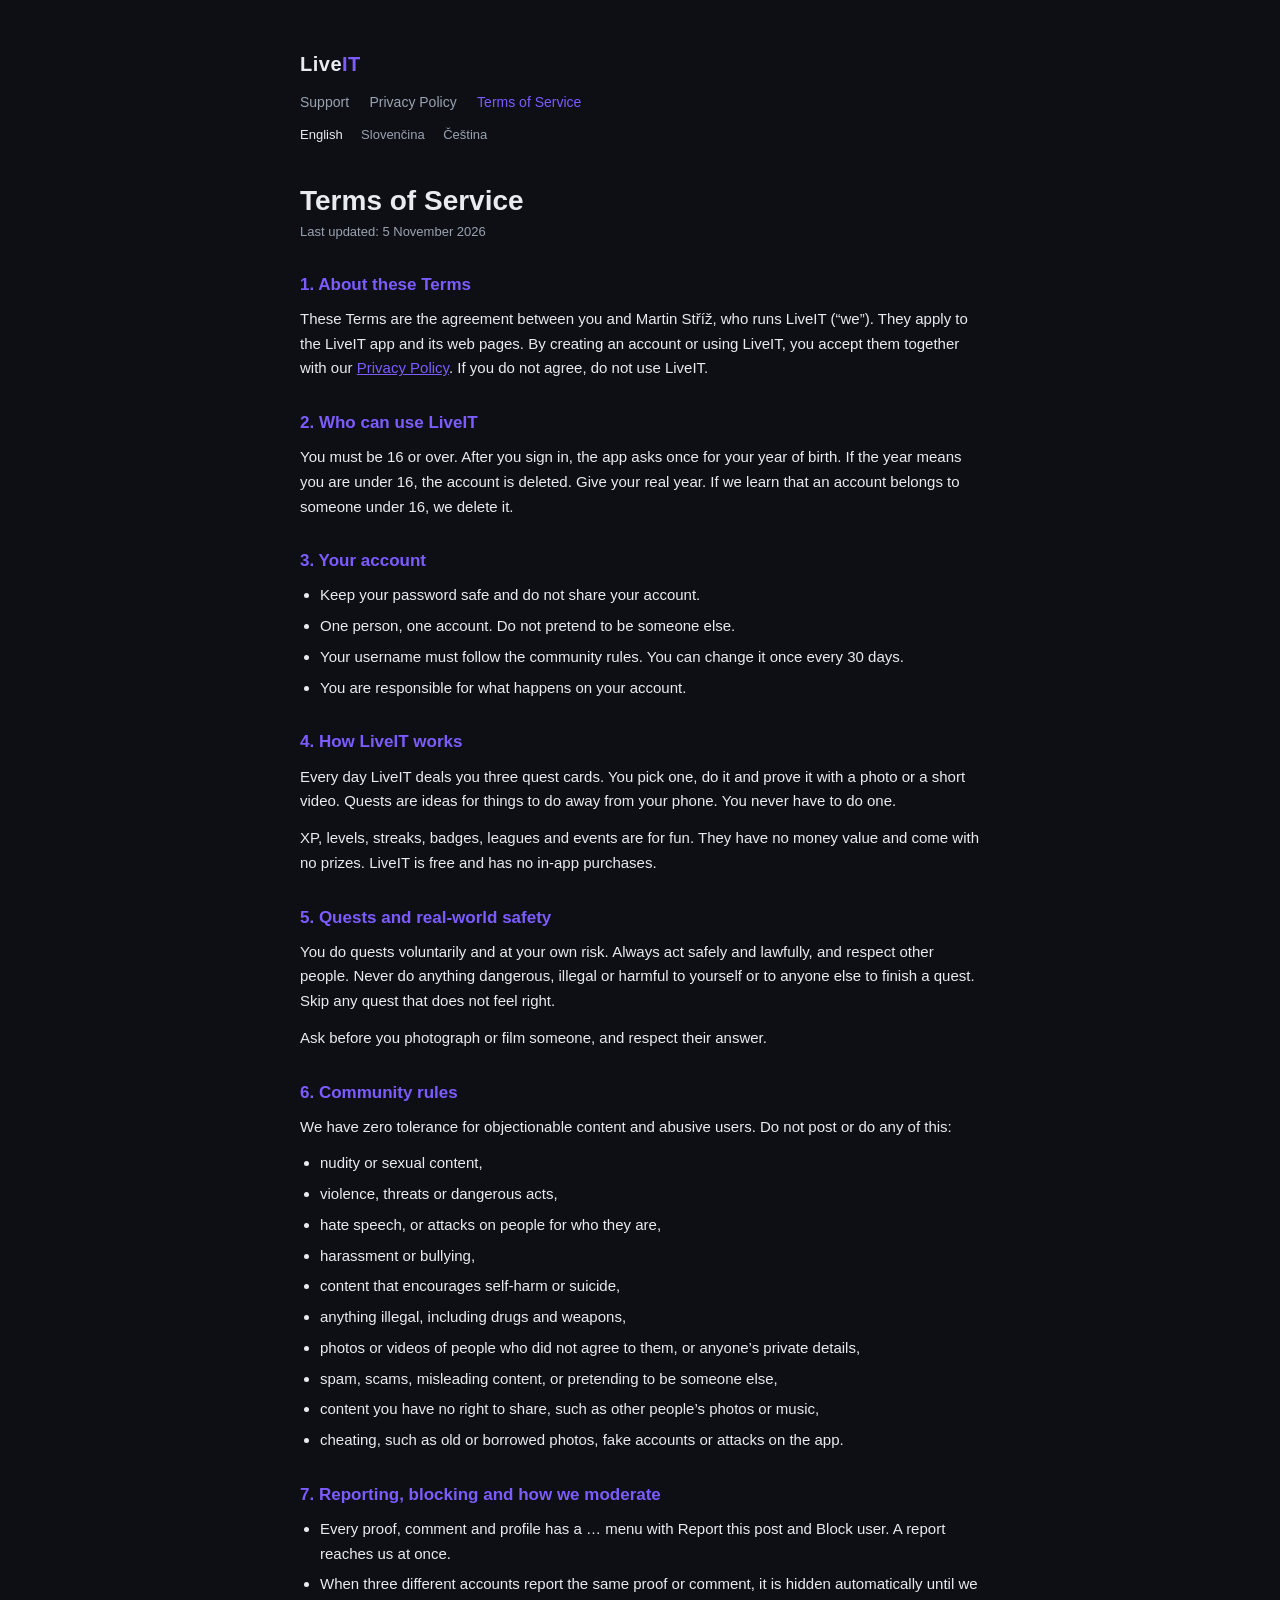
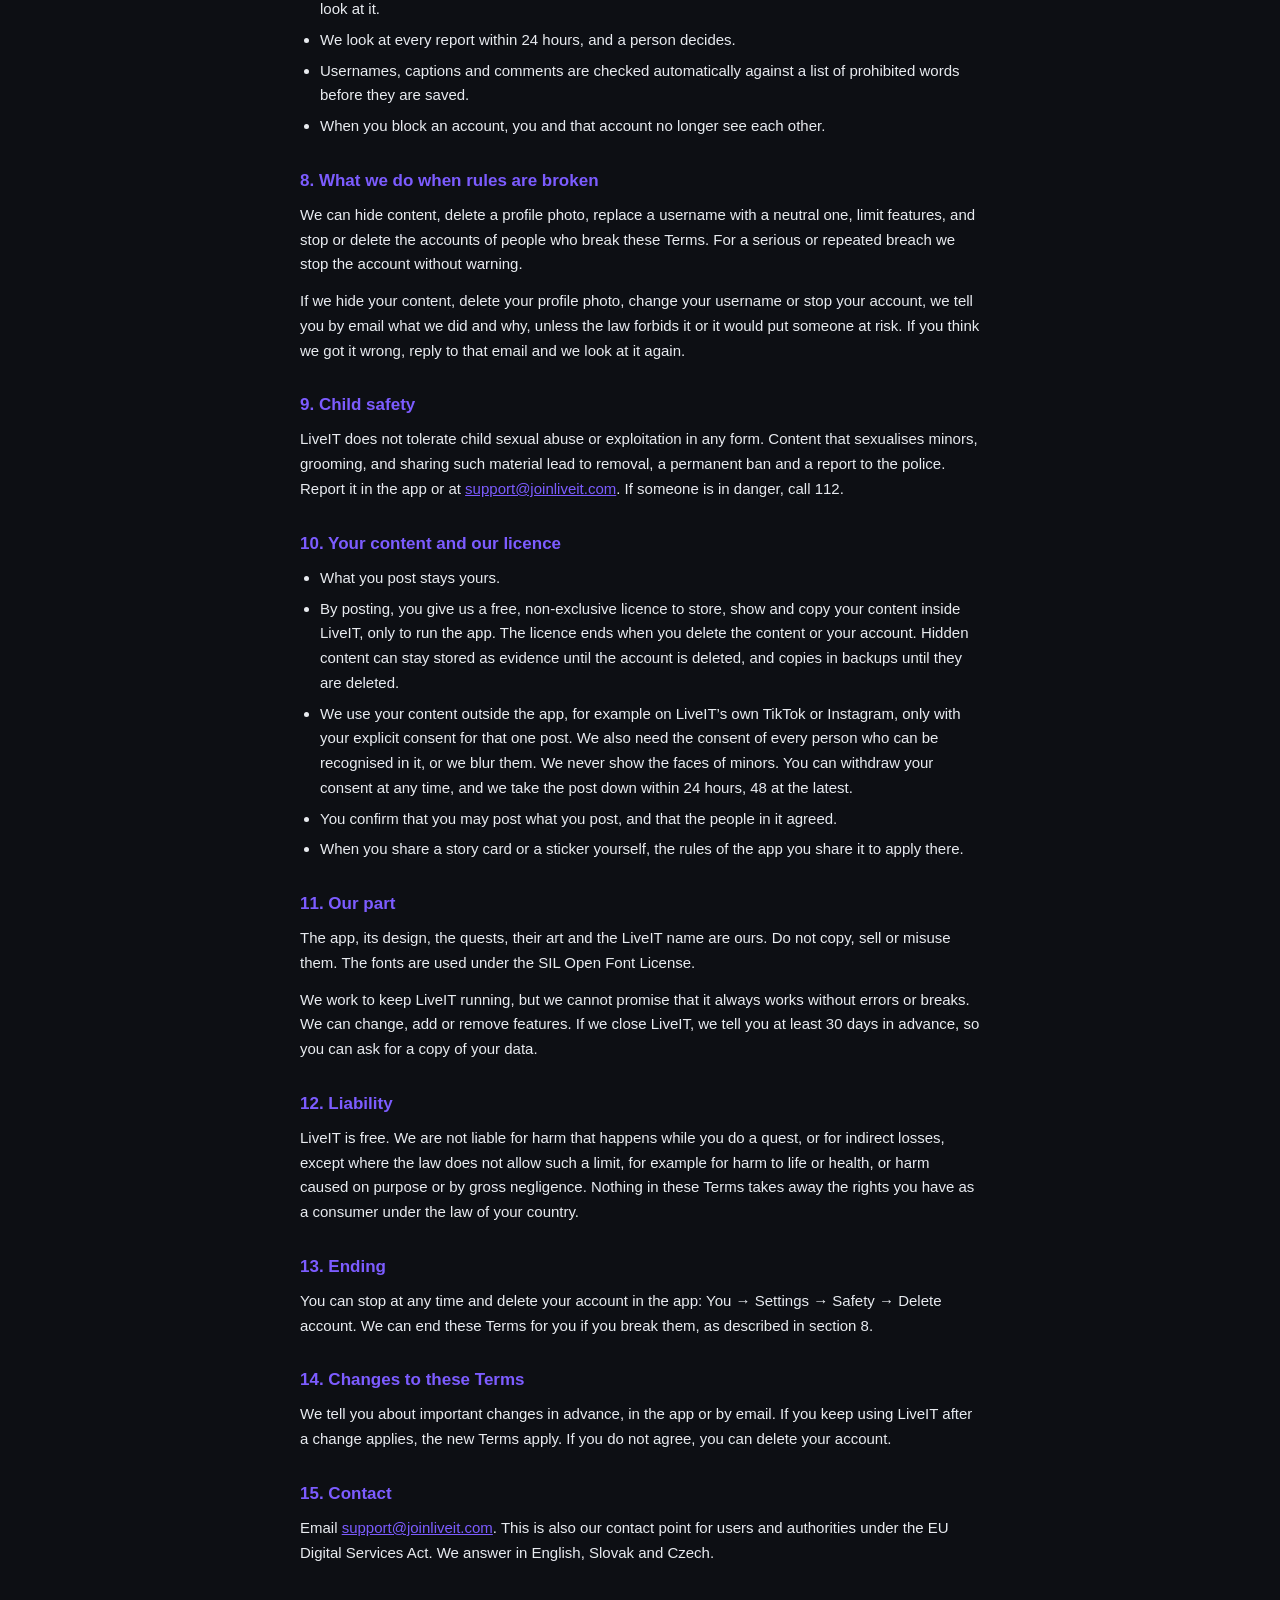
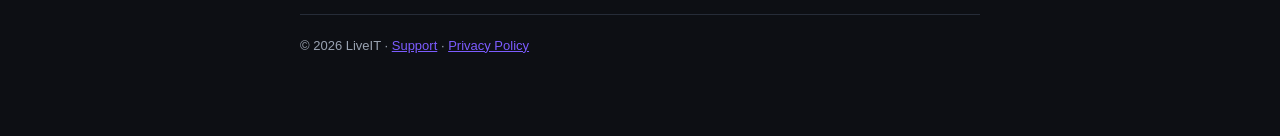
<file: terms.html>
<!doctype html>
<html lang="en">
<head>
  <meta charset="utf-8">
  <meta name="viewport" content="width=device-width, initial-scale=1">
  <title>Terms of Service · LiveIT</title>
  <meta name="description" content="The rules for using LiveIT: who can play, community rules, reporting, your content and ours.">
  <link rel="alternate" hreflang="en" href="https://help.joinliveit.com/terms">
  <link rel="alternate" hreflang="sk" href="https://help.joinliveit.com/sk/terms">
  <link rel="alternate" hreflang="cs" href="https://help.joinliveit.com/cs/terms">
  <link rel="stylesheet" href="style.css">
</head>
<body>
  <div class="wrap">
    <header>
      <a class="brand" href="index.html">Live<span>IT</span></a>
      <nav>
        <a href="index.html">Support</a>
        <a href="privacy.html">Privacy Policy</a>
        <a href="terms.html" class="active">Terms of Service</a>
      </nav>
      <nav class="lang" aria-label="Language">
        <a href="terms.html" lang="en" hreflang="en" aria-current="true">English</a>
        <a href="sk/terms.html" lang="sk" hreflang="sk">Slovenčina</a>
        <a href="cs/terms.html" lang="cs" hreflang="cs">Čeština</a>
      </nav>
    </header>

    <h1>Terms of Service</h1>
    <p class="updated">Last updated: 5 November 2026</p>

    <section id="about">
      <h2>1. About these Terms</h2>
      <p>These Terms are the agreement between you and Martin Stříž, who runs LiveIT (“we”). They apply to the LiveIT app and its web pages. By creating an account or using LiveIT, you accept them together with our <a href="privacy.html">Privacy Policy</a>. If you do not agree, do not use LiveIT.</p>
    </section>

    <section id="age">
      <h2>2. Who can use LiveIT</h2>
      <p>You must be 16 or over. After you sign in, the app asks once for your year of birth. If the year means you are under 16, the account is deleted. Give your real year. If we learn that an account belongs to someone under 16, we delete it.</p>
    </section>

    <section id="account">
      <h2>3. Your account</h2>
      <ul>
        <li>Keep your password safe and do not share your account.</li>
        <li>One person, one account. Do not pretend to be someone else.</li>
        <li>Your username must follow the community rules. You can change it once every 30 days.</li>
        <li>You are responsible for what happens on your account.</li>
      </ul>
    </section>

    <section id="how">
      <h2>4. How LiveIT works</h2>
      <p>Every day LiveIT deals you three quest cards. You pick one, do it and prove it with a photo or a short video. Quests are ideas for things to do away from your phone. You never have to do one.</p>
      <p>XP, levels, streaks, badges, leagues and events are for fun. They have no money value and come with no prizes. LiveIT is free and has no in-app purchases.</p>
    </section>

    <section id="safety">
      <h2>5. Quests and real-world safety</h2>
      <p>You do quests voluntarily and at your own risk. Always act safely and lawfully, and respect other people. Never do anything dangerous, illegal or harmful to yourself or to anyone else to finish a quest. Skip any quest that does not feel right.</p>
      <p>Ask before you photograph or film someone, and respect their answer.</p>
    </section>

    <section id="rules">
      <h2>6. Community rules</h2>
      <p>We have zero tolerance for objectionable content and abusive users. Do not post or do any of this:</p>
      <ul>
        <li>nudity or sexual content,</li>
        <li>violence, threats or dangerous acts,</li>
        <li>hate speech, or attacks on people for who they are,</li>
        <li>harassment or bullying,</li>
        <li>content that encourages self-harm or suicide,</li>
        <li>anything illegal, including drugs and weapons,</li>
        <li>photos or videos of people who did not agree to them, or anyone’s private details,</li>
        <li>spam, scams, misleading content, or pretending to be someone else,</li>
        <li>content you have no right to share, such as other people’s photos or music,</li>
        <li>cheating, such as old or borrowed photos, fake accounts or attacks on the app.</li>
      </ul>
    </section>

    <section id="reporting">
      <h2>7. Reporting, blocking and how we moderate</h2>
      <ul>
        <li>Every proof, comment and profile has a … menu with Report this post and Block user. A report reaches us at once.</li>
        <li>When three different accounts report the same proof or comment, it is hidden automatically until we look at it.</li>
        <li>We look at every report within 24 hours, and a person decides.</li>
        <li>Usernames, captions and comments are checked automatically against a list of prohibited words before they are saved.</li>
        <li>When you block an account, you and that account no longer see each other.</li>
      </ul>
    </section>

    <section id="enforcement">
      <h2>8. What we do when rules are broken</h2>
      <p>We can hide content, delete a profile photo, replace a username with a neutral one, limit features, and stop or delete the accounts of people who break these Terms. For a serious or repeated breach we stop the account without warning.</p>
      <p>If we hide your content, delete your profile photo, change your username or stop your account, we tell you by email what we did and why, unless the law forbids it or it would put someone at risk. If you think we got it wrong, reply to that email and we look at it again.</p>
    </section>

    <section id="child-safety">
      <h2>9. Child safety</h2>
      <p>LiveIT does not tolerate child sexual abuse or exploitation in any form. Content that sexualises minors, grooming, and sharing such material lead to removal, a permanent ban and a report to the police. Report it in the app or at <a href="mailto:support@joinliveit.com">support@joinliveit.com</a>. If someone is in danger, call 112.</p>
    </section>

    <section id="content">
      <h2>10. Your content and our licence</h2>
      <ul>
        <li>What you post stays yours.</li>
        <li>By posting, you give us a free, non-exclusive licence to store, show and copy your content inside LiveIT, only to run the app. The licence ends when you delete the content or your account. Hidden content can stay stored as evidence until the account is deleted, and copies in backups until they are deleted.</li>
        <li>We use your content outside the app, for example on LiveIT’s own TikTok or Instagram, only with your explicit consent for that one post. We also need the consent of every person who can be recognised in it, or we blur them. We never show the faces of minors. You can withdraw your consent at any time, and we take the post down within 24 hours, 48 at the latest.</li>
        <li>You confirm that you may post what you post, and that the people in it agreed.</li>
        <li>When you share a story card or a sticker yourself, the rules of the app you share it to apply there.</li>
      </ul>
    </section>

    <section id="ours">
      <h2>11. Our part</h2>
      <p>The app, its design, the quests, their art and the LiveIT name are ours. Do not copy, sell or misuse them. The fonts are used under the SIL Open Font License.</p>
      <p>We work to keep LiveIT running, but we cannot promise that it always works without errors or breaks. We can change, add or remove features. If we close LiveIT, we tell you at least 30 days in advance, so you can ask for a copy of your data.</p>
    </section>

    <section id="liability">
      <h2>12. Liability</h2>
      <p>LiveIT is free. We are not liable for harm that happens while you do a quest, or for indirect losses, except where the law does not allow such a limit, for example for harm to life or health, or harm caused on purpose or by gross negligence. Nothing in these Terms takes away the rights you have as a consumer under the law of your country.</p>
    </section>

    <section id="ending">
      <h2>13. Ending</h2>
      <p>You can stop at any time and delete your account in the app: You → Settings → Safety → Delete account. We can end these Terms for you if you break them, as described in section 8.</p>
    </section>

    <section id="changes">
      <h2>14. Changes to these Terms</h2>
      <p>We tell you about important changes in advance, in the app or by email. If you keep using LiveIT after a change applies, the new Terms apply. If you do not agree, you can delete your account.</p>
    </section>

    <section id="contact">
      <h2>15. Contact</h2>
      <p>Email <a href="mailto:support@joinliveit.com">support@joinliveit.com</a>. This is also our contact point for users and authorities under the EU Digital Services Act. We answer in English, Slovak and Czech.</p>
    </section>

    <footer>
      © 2026 LiveIT · <a href="index.html">Support</a> · <a href="privacy.html">Privacy Policy</a>
    </footer>
  </div>
</body>
</html>
</file>
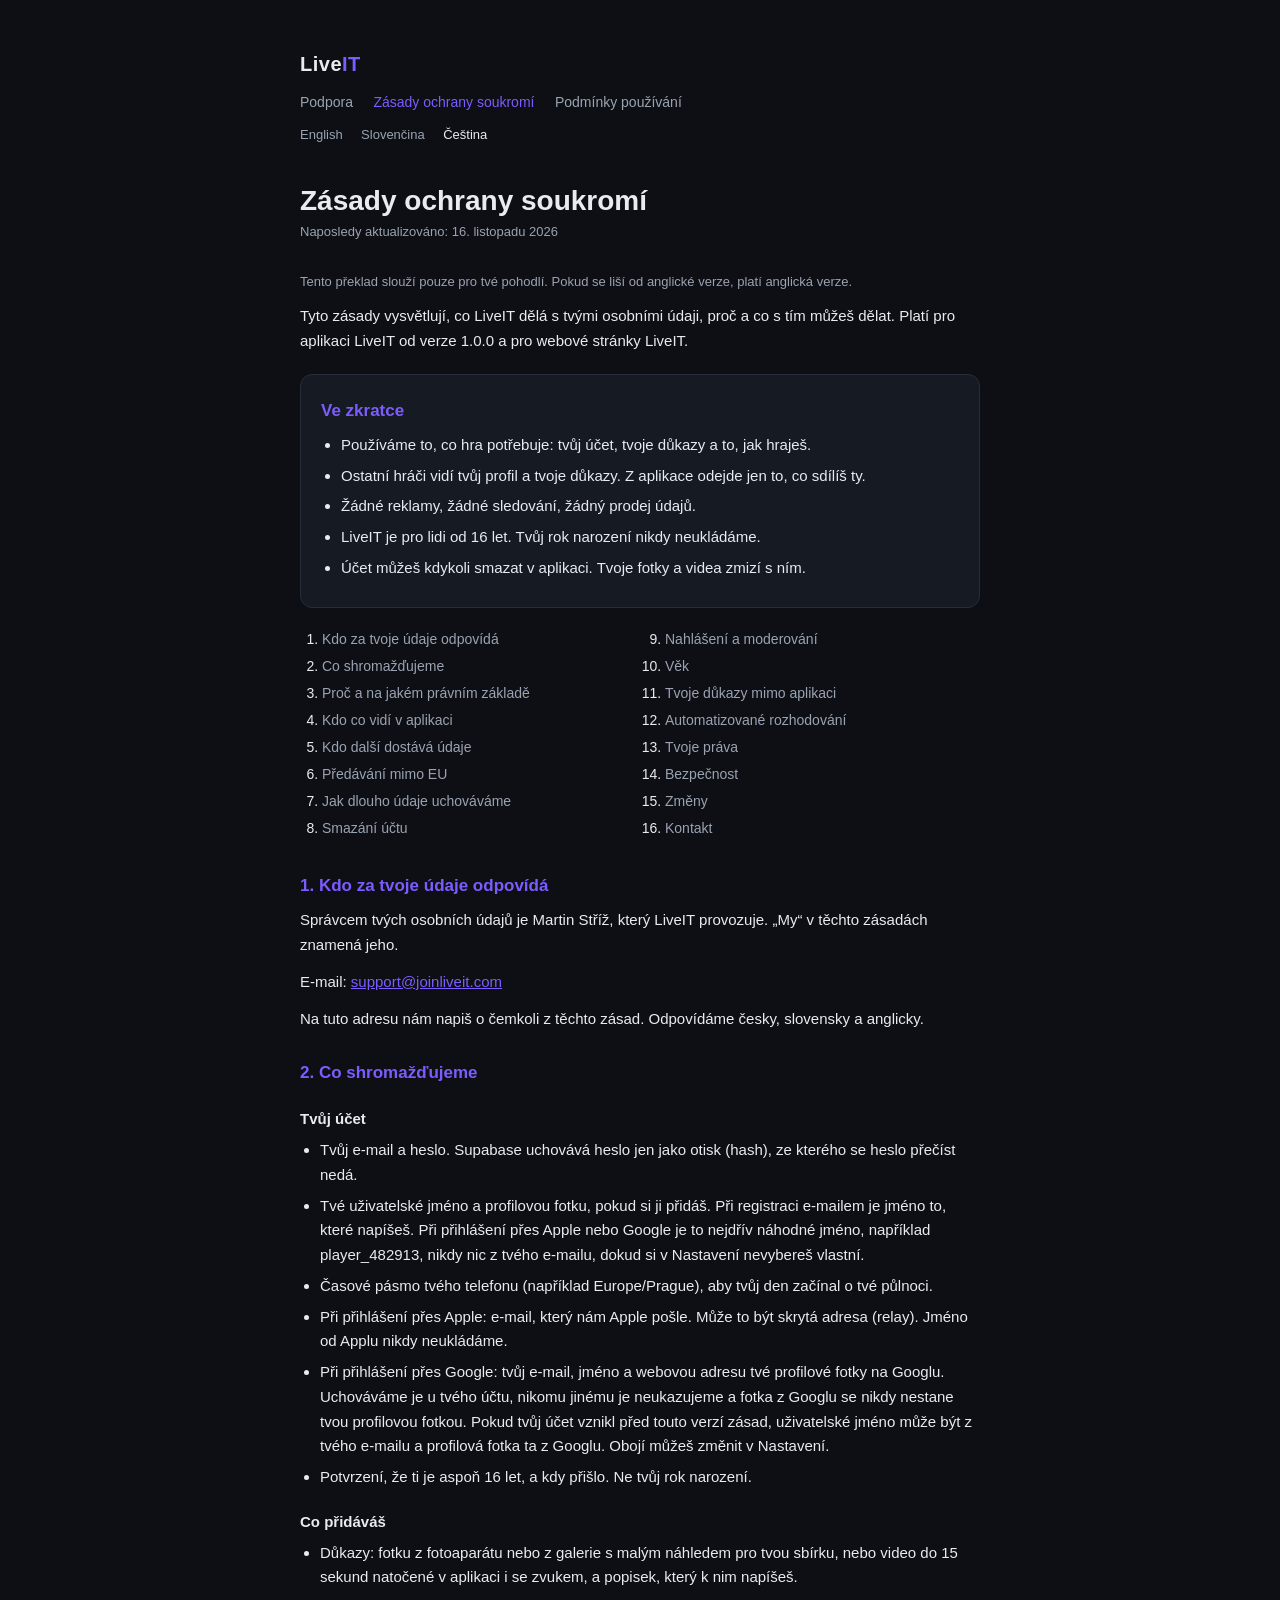
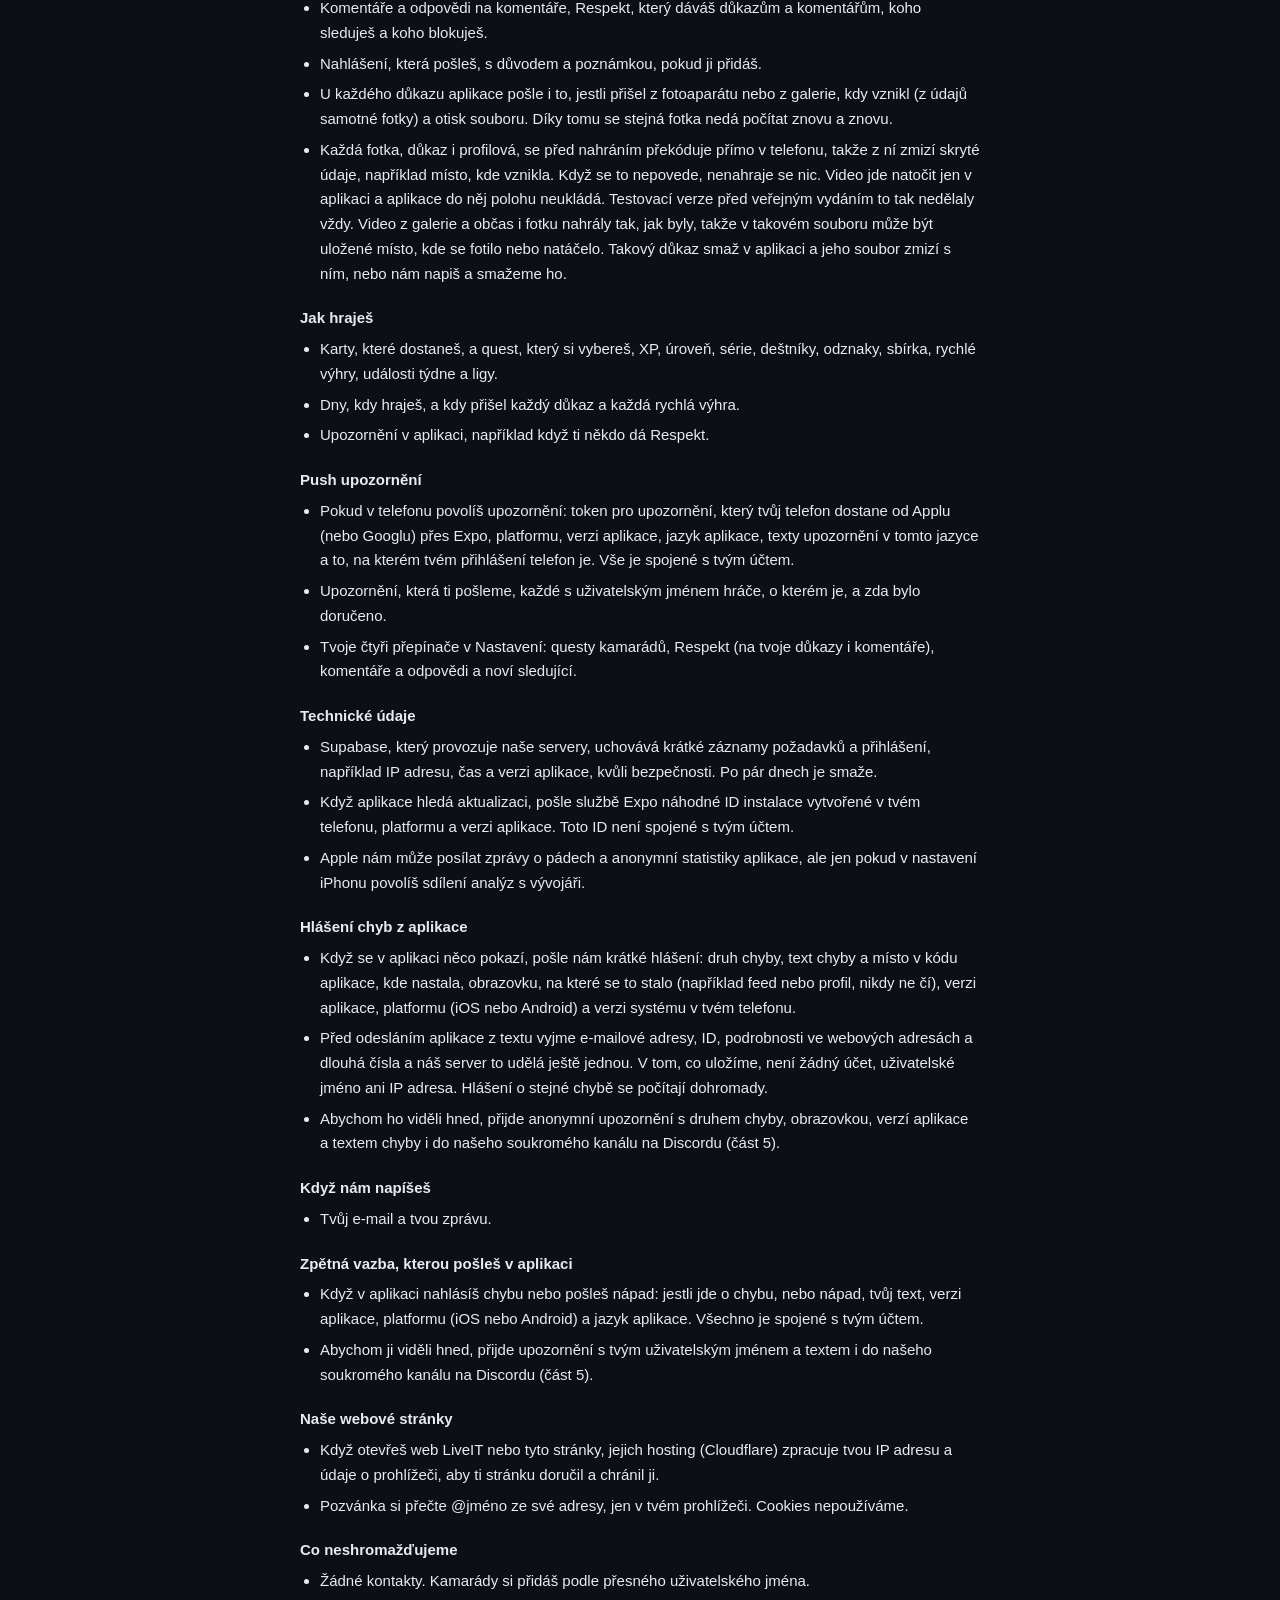
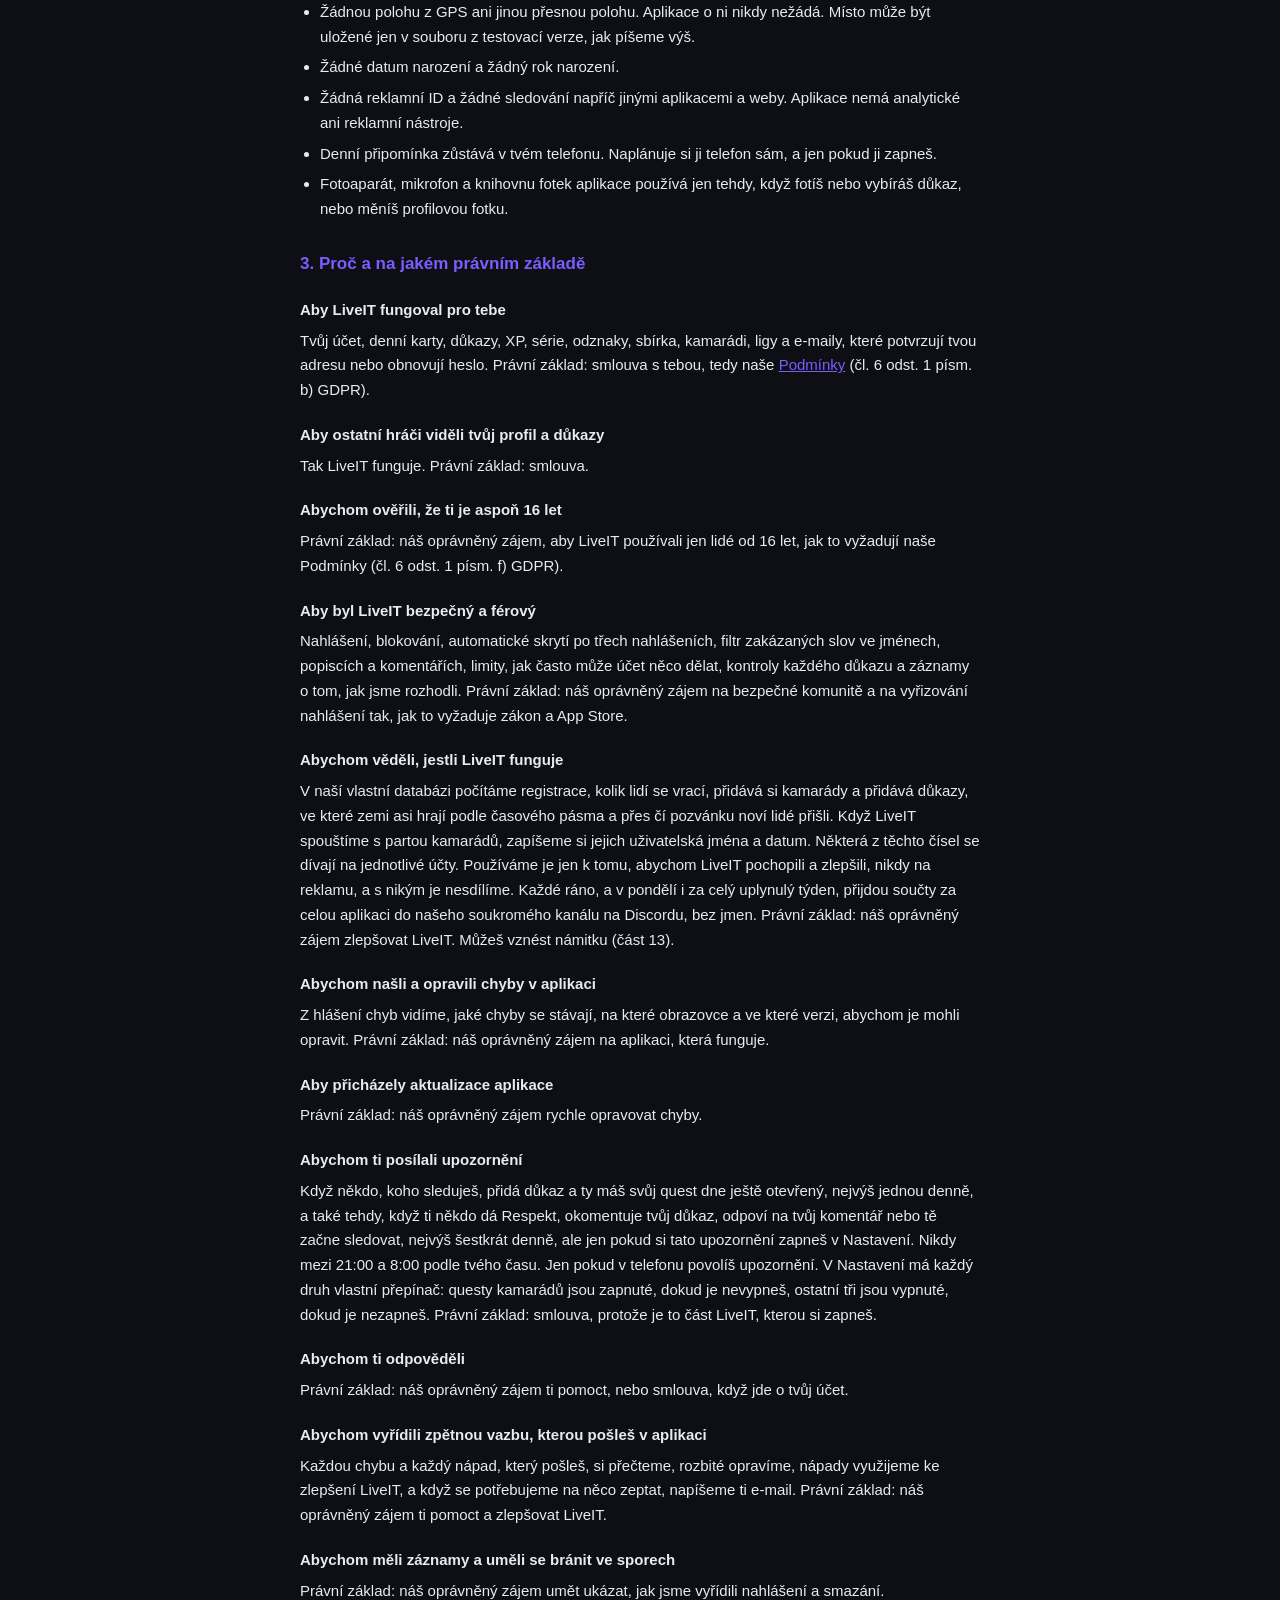
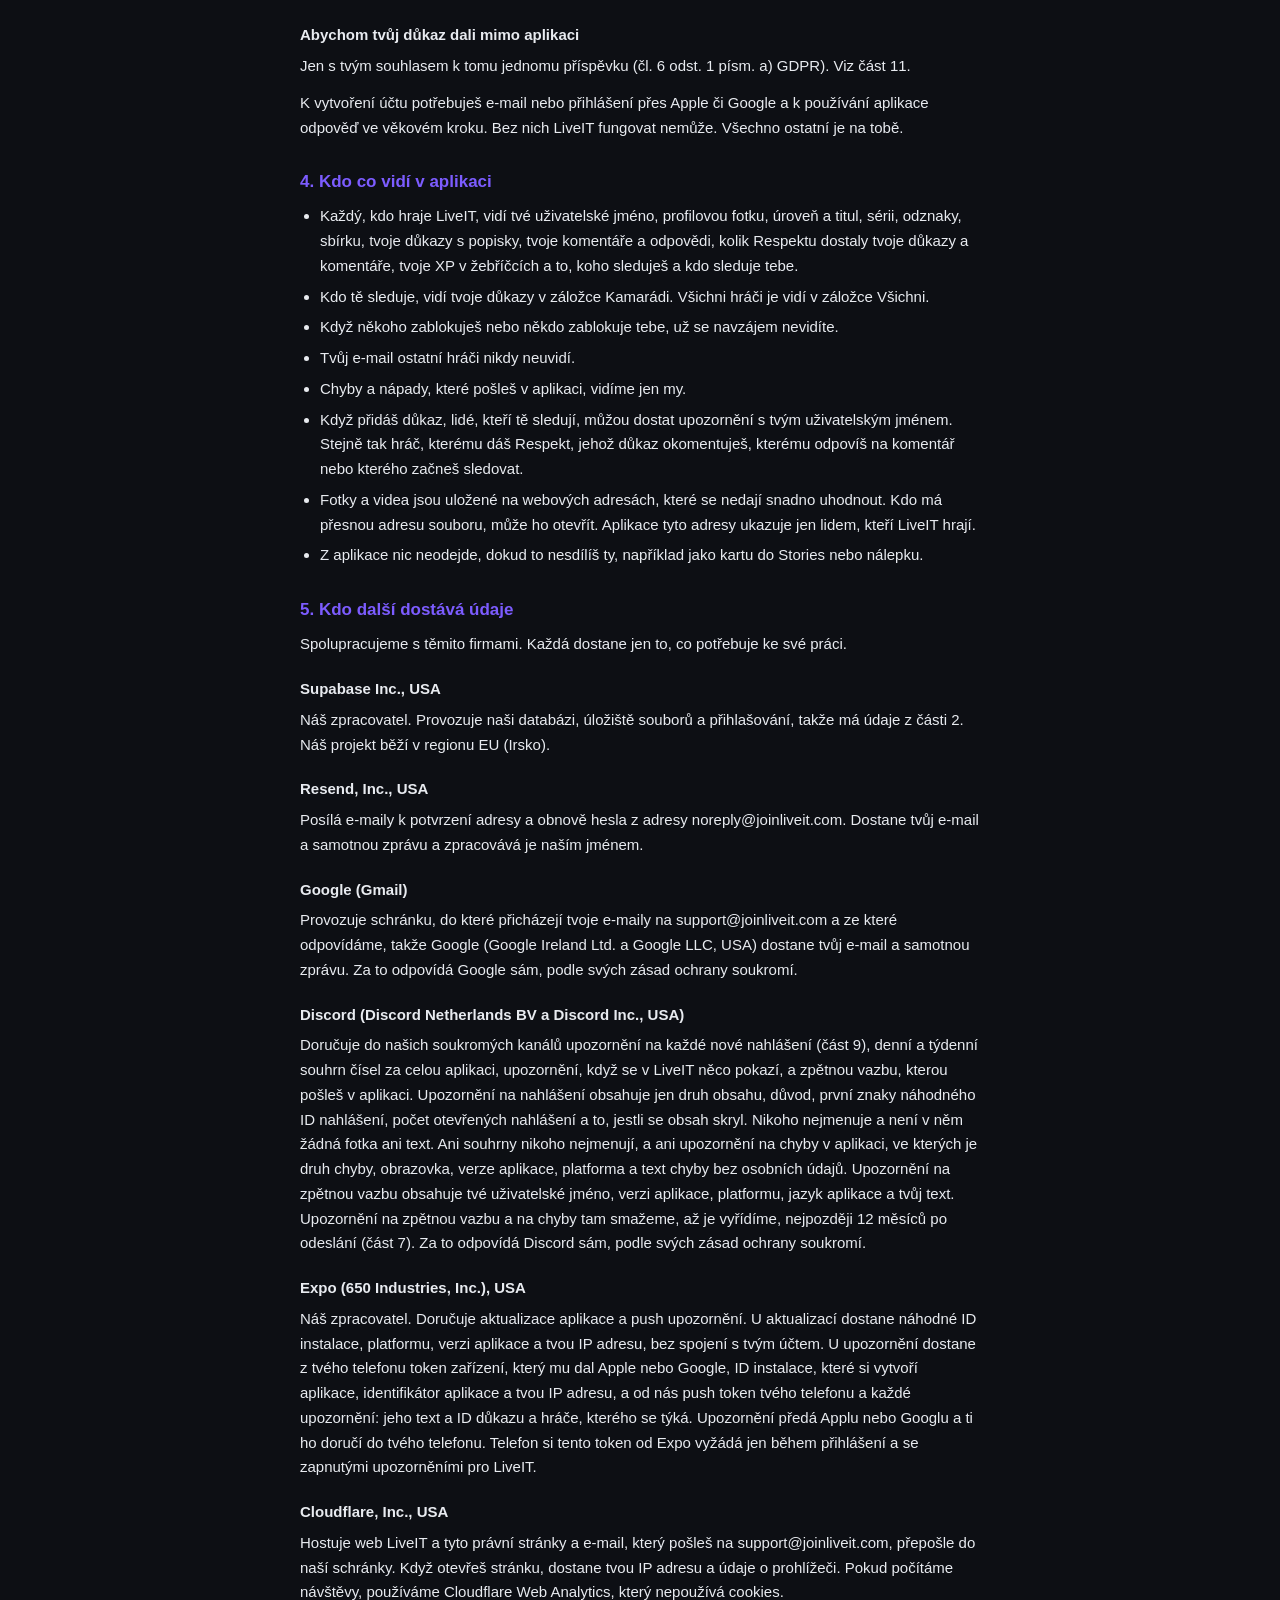
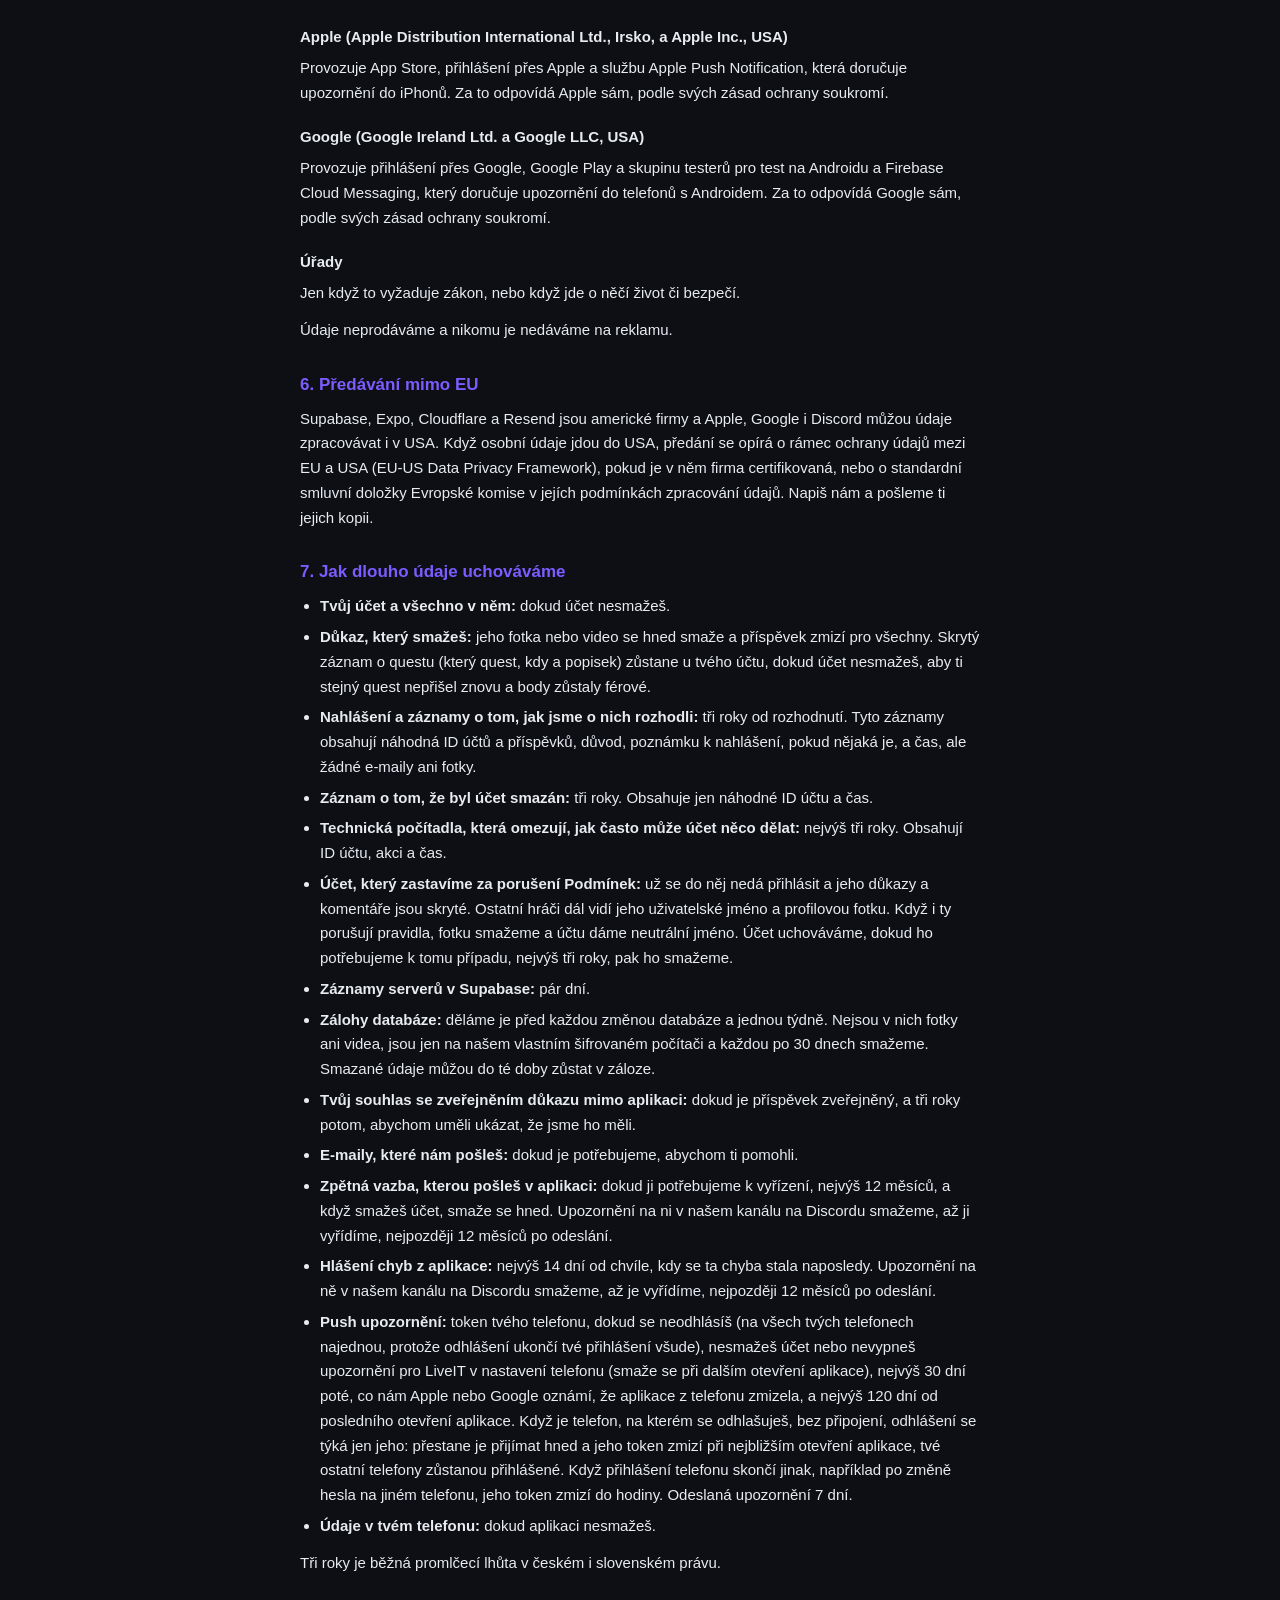
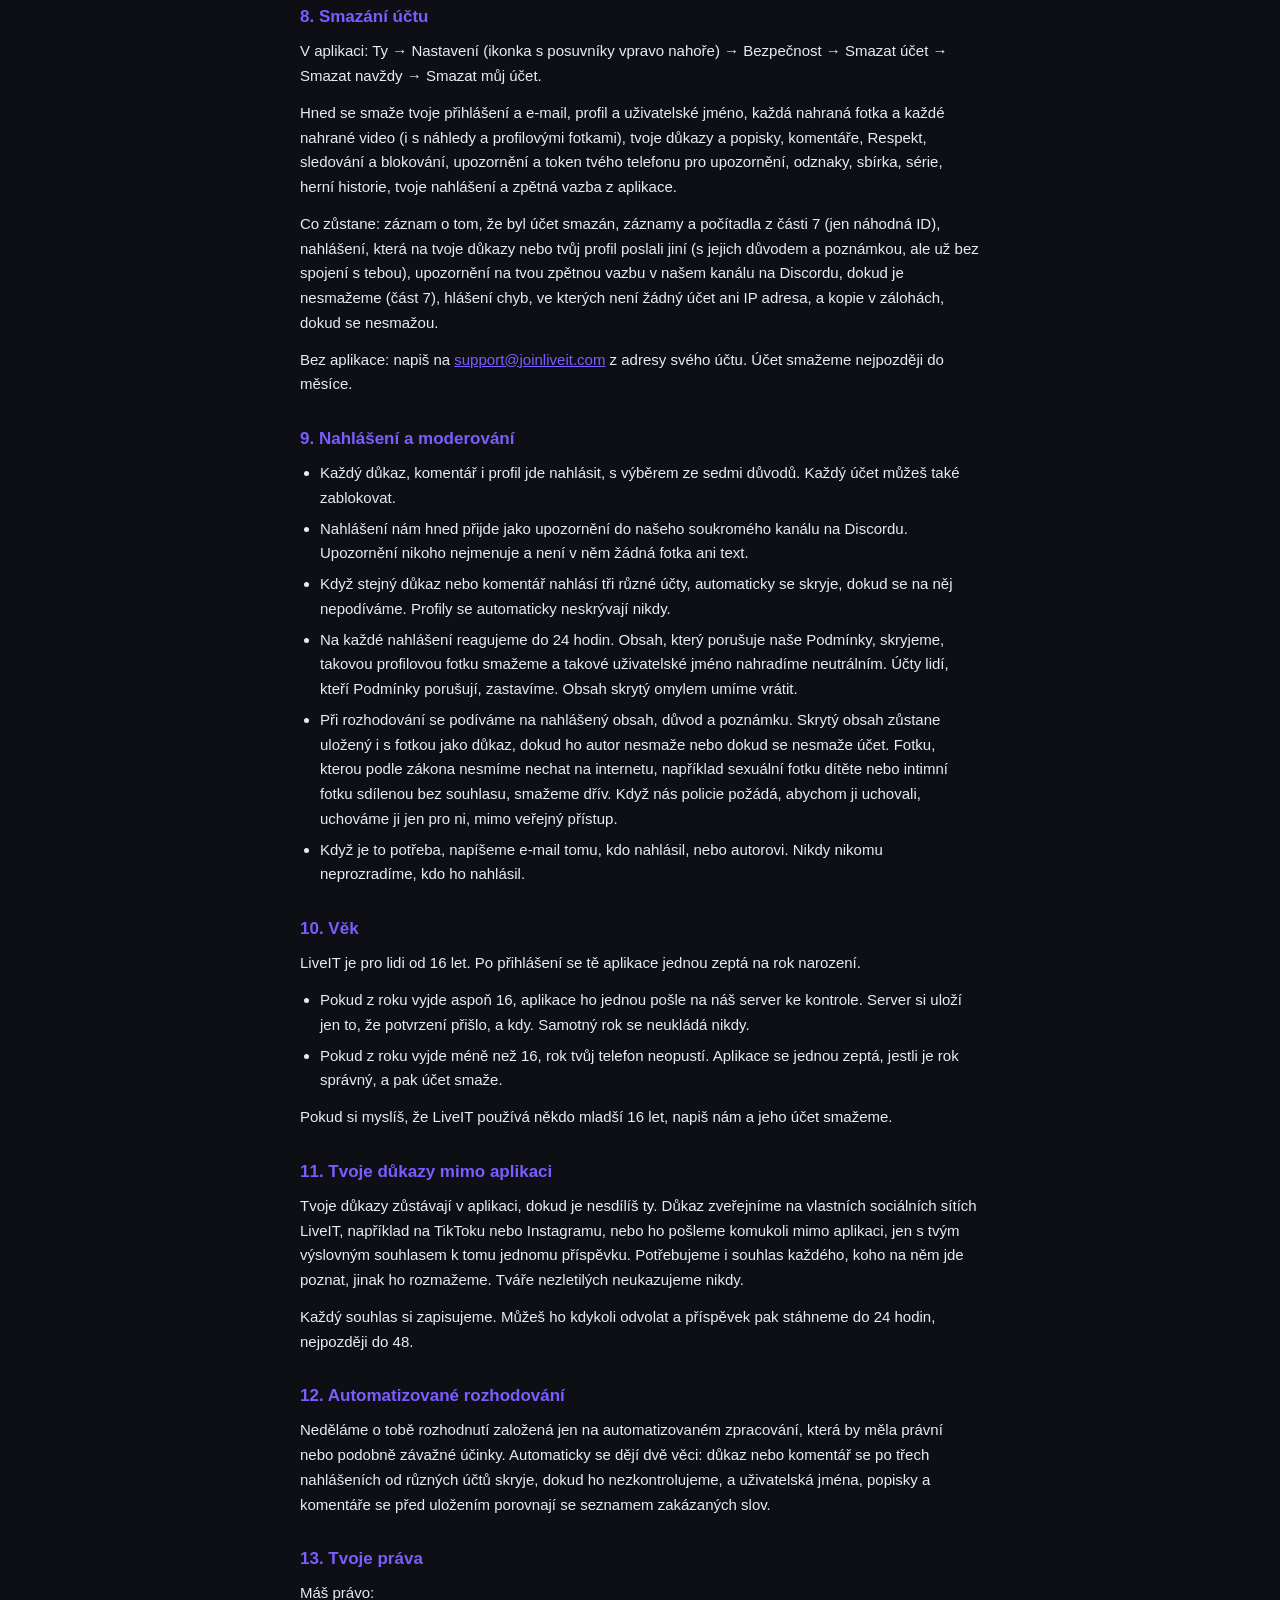
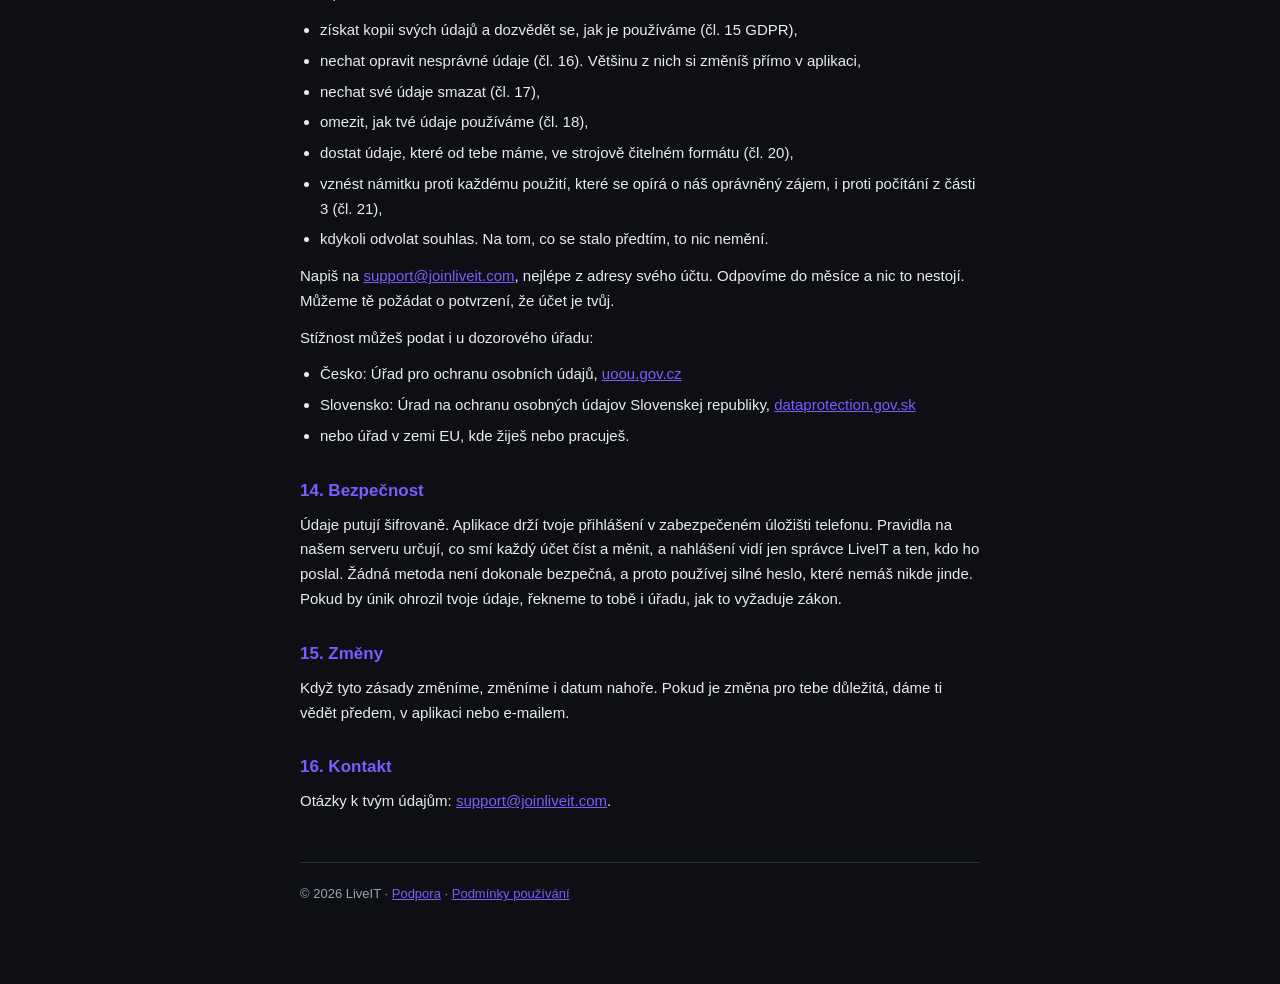
<file: cs/privacy.html>
<!doctype html>
<html lang="cs">
<head>
  <meta charset="utf-8">
  <meta name="viewport" content="width=device-width, initial-scale=1">
  <title>Zásady ochrany soukromí · LiveIT</title>
  <meta name="description" content="Co LiveIT dělá s tvými osobními údaji, proč a co s tím můžeš dělat.">
  <link rel="alternate" hreflang="en" href="https://help.joinliveit.com/privacy">
  <link rel="alternate" hreflang="sk" href="https://help.joinliveit.com/sk/privacy">
  <link rel="alternate" hreflang="cs" href="https://help.joinliveit.com/cs/privacy">
  <link rel="stylesheet" href="../style.css">
</head>
<body>
  <div class="wrap">
    <header>
      <a class="brand" href="index.html">Live<span>IT</span></a>
      <nav>
        <a href="index.html">Podpora</a>
        <a href="privacy.html" class="active">Zásady ochrany soukromí</a>
        <a href="terms.html">Podmínky používání</a>
      </nav>
      <nav class="lang" aria-label="Jazyk">
        <a href="../privacy.html" lang="en" hreflang="en">English</a>
        <a href="../sk/privacy.html" lang="sk" hreflang="sk">Slovenčina</a>
        <a href="privacy.html" lang="cs" hreflang="cs" aria-current="true">Čeština</a>
      </nav>
    </header>

    <h1>Zásady ochrany soukromí</h1>
    <p class="updated">Naposledy aktualizováno: 16. listopadu 2026</p>
    <p class="note">Tento překlad slouží pouze pro tvé pohodlí. Pokud se liší od anglické verze, platí anglická verze.</p>

    <p>Tyto zásady vysvětlují, co LiveIT dělá s tvými osobními údaji, proč a co s tím můžeš dělat. Platí pro aplikaci LiveIT od verze 1.0.0 a pro webové stránky LiveIT.</p>

    <div class="card">
      <h2>Ve zkratce</h2>
      <ul>
        <li>Používáme to, co hra potřebuje: tvůj účet, tvoje důkazy a to, jak hraješ.</li>
        <li>Ostatní hráči vidí tvůj profil a tvoje důkazy. Z aplikace odejde jen to, co sdílíš ty.</li>
        <li>Žádné reklamy, žádné sledování, žádný prodej údajů.</li>
        <li>LiveIT je pro lidi od 16 let. Tvůj rok narození nikdy neukládáme.</li>
        <li>Účet můžeš kdykoli smazat v aplikaci. Tvoje fotky a videa zmizí s ním.</li>
      </ul>
    </div>

    <nav class="toc" aria-label="Obsah">
      <ol>
        <li><a href="#controller">Kdo za tvoje údaje odpovídá</a></li>
        <li><a href="#data">Co shromažďujeme</a></li>
        <li><a href="#purposes">Proč a na jakém právním základě</a></li>
        <li><a href="#visibility">Kdo co vidí v aplikaci</a></li>
        <li><a href="#recipients">Kdo další dostává údaje</a></li>
        <li><a href="#transfers">Předávání mimo EU</a></li>
        <li><a href="#retention">Jak dlouho údaje uchováváme</a></li>
        <li><a href="#deletion">Smazání účtu</a></li>
        <li><a href="#moderation">Nahlášení a moderování</a></li>
        <li><a href="#age">Věk</a></li>
        <li><a href="#outside">Tvoje důkazy mimo aplikaci</a></li>
        <li><a href="#automated">Automatizované rozhodování</a></li>
        <li><a href="#rights">Tvoje práva</a></li>
        <li><a href="#security">Bezpečnost</a></li>
        <li><a href="#changes">Změny</a></li>
        <li><a href="#contact">Kontakt</a></li>
      </ol>
    </nav>

    <section id="controller">
      <h2>1. Kdo za tvoje údaje odpovídá</h2>
      <p>Správcem tvých osobních údajů je Martin Stříž, který LiveIT provozuje. „My“ v těchto zásadách znamená jeho.</p>
      <p>E-mail: <a href="mailto:support@joinliveit.com">support@joinliveit.com</a></p>
      <p>Na tuto adresu nám napiš o čemkoli z těchto zásad. Odpovídáme česky, slovensky a anglicky.</p>
    </section>

    <section id="data">
      <h2>2. Co shromažďujeme</h2>
      <h3>Tvůj účet</h3>
      <ul>
        <li>Tvůj e-mail a heslo. Supabase uchovává heslo jen jako otisk (hash), ze kterého se heslo přečíst nedá.</li>
        <li>Tvé uživatelské jméno a profilovou fotku, pokud si ji přidáš. Při registraci e-mailem je jméno to, které napíšeš. Při přihlášení přes Apple nebo Google je to nejdřív náhodné jméno, například player_482913, nikdy nic z tvého e-mailu, dokud si v Nastavení nevybereš vlastní.</li>
        <li>Časové pásmo tvého telefonu (například Europe/Prague), aby tvůj den začínal o tvé půlnoci.</li>
        <li>Při přihlášení přes Apple: e-mail, který nám Apple pošle. Může to být skrytá adresa (relay). Jméno od Applu nikdy neukládáme.</li>
        <li>Při přihlášení přes Google: tvůj e-mail, jméno a webovou adresu tvé profilové fotky na Googlu. Uchováváme je u tvého účtu, nikomu jinému je neukazujeme a fotka z Googlu se nikdy nestane tvou profilovou fotkou. Pokud tvůj účet vznikl před touto verzí zásad, uživatelské jméno může být z tvého e-mailu a profilová fotka ta z Googlu. Obojí můžeš změnit v Nastavení.</li>
        <li>Potvrzení, že ti je aspoň 16 let, a kdy přišlo. Ne tvůj rok narození.</li>
      </ul>
      <h3>Co přidáváš</h3>
      <ul>
        <li>Důkazy: fotku z fotoaparátu nebo z galerie s malým náhledem pro tvou sbírku, nebo video do 15 sekund natočené v aplikaci i se zvukem, a popisek, který k nim napíšeš.</li>
        <li>Komentáře a odpovědi na komentáře, Respekt, který dáváš důkazům a komentářům, koho sleduješ a koho blokuješ.</li>
        <li>Nahlášení, která pošleš, s důvodem a poznámkou, pokud ji přidáš.</li>
        <li>U každého důkazu aplikace pošle i to, jestli přišel z fotoaparátu nebo z galerie, kdy vznikl (z údajů samotné fotky) a otisk souboru. Díky tomu se stejná fotka nedá počítat znovu a znovu.</li>
        <li>Každá fotka, důkaz i profilová, se před nahráním překóduje přímo v telefonu, takže z ní zmizí skryté údaje, například místo, kde vznikla. Když se to nepovede, nenahraje se nic. Video jde natočit jen v aplikaci a aplikace do něj polohu neukládá. Testovací verze před veřejným vydáním to tak nedělaly vždy. Video z galerie a občas i fotku nahrály tak, jak byly, takže v takovém souboru může být uložené místo, kde se fotilo nebo natáčelo. Takový důkaz smaž v aplikaci a jeho soubor zmizí s ním, nebo nám napiš a smažeme ho.</li>
      </ul>
      <h3>Jak hraješ</h3>
      <ul>
        <li>Karty, které dostaneš, a quest, který si vybereš, XP, úroveň, série, deštníky, odznaky, sbírka, rychlé výhry, události týdne a ligy.</li>
        <li>Dny, kdy hraješ, a kdy přišel každý důkaz a každá rychlá výhra.</li>
        <li>Upozornění v aplikaci, například když ti někdo dá Respekt.</li>
      </ul>
      <h3>Push upozornění</h3>
      <ul>
        <li>Pokud v telefonu povolíš upozornění: token pro upozornění, který tvůj telefon dostane od Applu (nebo Googlu) přes Expo, platformu, verzi aplikace, jazyk aplikace, texty upozornění v tomto jazyce a to, na kterém tvém přihlášení telefon je. Vše je spojené s tvým účtem.</li>
        <li>Upozornění, která ti pošleme, každé s uživatelským jménem hráče, o kterém je, a zda bylo doručeno.</li>
        <li>Tvoje čtyři přepínače v Nastavení: questy kamarádů, Respekt (na tvoje důkazy i komentáře), komentáře a odpovědi a noví sledující.</li>
      </ul>
      <h3>Technické údaje</h3>
      <ul>
        <li>Supabase, který provozuje naše servery, uchovává krátké záznamy požadavků a přihlášení, například IP adresu, čas a verzi aplikace, kvůli bezpečnosti. Po pár dnech je smaže.</li>
        <li>Když aplikace hledá aktualizaci, pošle službě Expo náhodné ID instalace vytvořené v tvém telefonu, platformu a verzi aplikace. Toto ID není spojené s tvým účtem.</li>
        <li>Apple nám může posílat zprávy o pádech a anonymní statistiky aplikace, ale jen pokud v nastavení iPhonu povolíš sdílení analýz s vývojáři.</li>
      </ul>
      <h3>Hlášení chyb z aplikace</h3>
      <ul>
        <li>Když se v aplikaci něco pokazí, pošle nám krátké hlášení: druh chyby, text chyby a místo v kódu aplikace, kde nastala, obrazovku, na které se to stalo (například feed nebo profil, nikdy ne čí), verzi aplikace, platformu (iOS nebo Android) a verzi systému v tvém telefonu.</li>
        <li>Před odesláním aplikace z textu vyjme e-mailové adresy, ID, podrobnosti ve webových adresách a dlouhá čísla a náš server to udělá ještě jednou. V tom, co uložíme, není žádný účet, uživatelské jméno ani IP adresa. Hlášení o stejné chybě se počítají dohromady.</li>
        <li>Abychom ho viděli hned, přijde anonymní upozornění s druhem chyby, obrazovkou, verzí aplikace a textem chyby i do našeho soukromého kanálu na Discordu (část 5).</li>
      </ul>
      <h3>Když nám napíšeš</h3>
      <ul>
        <li>Tvůj e-mail a tvou zprávu.</li>
      </ul>
      <h3>Zpětná vazba, kterou pošleš v aplikaci</h3>
      <ul>
        <li>Když v aplikaci nahlásíš chybu nebo pošleš nápad: jestli jde o chybu, nebo nápad, tvůj text, verzi aplikace, platformu (iOS nebo Android) a jazyk aplikace. Všechno je spojené s tvým účtem.</li>
        <li>Abychom ji viděli hned, přijde upozornění s tvým uživatelským jménem a textem i do našeho soukromého kanálu na Discordu (část 5).</li>
      </ul>
      <h3>Naše webové stránky</h3>
      <ul>
        <li>Když otevřeš web LiveIT nebo tyto stránky, jejich hosting (Cloudflare) zpracuje tvou IP adresu a údaje o prohlížeči, aby ti stránku doručil a chránil ji.</li>
        <li>Pozvánka si přečte @jméno ze své adresy, jen v tvém prohlížeči. Cookies nepoužíváme.</li>
      </ul>
      <h3>Co neshromažďujeme</h3>
      <ul>
        <li>Žádné kontakty. Kamarády si přidáš podle přesného uživatelského jména.</li>
        <li>Žádnou polohu z GPS ani jinou přesnou polohu. Aplikace o ni nikdy nežádá. Místo může být uložené jen v souboru z testovací verze, jak píšeme výš.</li>
        <li>Žádné datum narození a žádný rok narození.</li>
        <li>Žádná reklamní ID a žádné sledování napříč jinými aplikacemi a weby. Aplikace nemá analytické ani reklamní nástroje.</li>
        <li>Denní připomínka zůstává v tvém telefonu. Naplánuje si ji telefon sám, a jen pokud ji zapneš.</li>
        <li>Fotoaparát, mikrofon a knihovnu fotek aplikace používá jen tehdy, když fotíš nebo vybíráš důkaz, nebo měníš profilovou fotku.</li>
      </ul>
    </section>

    <section id="purposes">
      <h2>3. Proč a na jakém právním základě</h2>
      <h3>Aby LiveIT fungoval pro tebe</h3>
      <p>Tvůj účet, denní karty, důkazy, XP, série, odznaky, sbírka, kamarádi, ligy a e-maily, které potvrzují tvou adresu nebo obnovují heslo. Právní základ: smlouva s tebou, tedy naše <a href="terms.html">Podmínky</a> (čl. 6 odst. 1 písm. b) GDPR).</p>
      <h3>Aby ostatní hráči viděli tvůj profil a důkazy</h3>
      <p>Tak LiveIT funguje. Právní základ: smlouva.</p>
      <h3>Abychom ověřili, že ti je aspoň 16 let</h3>
      <p>Právní základ: náš oprávněný zájem, aby LiveIT používali jen lidé od 16 let, jak to vyžadují naše Podmínky (čl. 6 odst. 1 písm. f) GDPR).</p>
      <h3>Aby byl LiveIT bezpečný a férový</h3>
      <p>Nahlášení, blokování, automatické skrytí po třech nahlášeních, filtr zakázaných slov ve jménech, popiscích a komentářích, limity, jak často může účet něco dělat, kontroly každého důkazu a záznamy o tom, jak jsme rozhodli. Právní základ: náš oprávněný zájem na bezpečné komunitě a na vyřizování nahlášení tak, jak to vyžaduje zákon a App Store.</p>
      <h3>Abychom věděli, jestli LiveIT funguje</h3>
      <p>V naší vlastní databázi počítáme registrace, kolik lidí se vrací, přidává si kamarády a přidává důkazy, ve které zemi asi hrají podle časového pásma a přes čí pozvánku noví lidé přišli. Když LiveIT spouštíme s partou kamarádů, zapíšeme si jejich uživatelská jména a datum. Některá z těchto čísel se dívají na jednotlivé účty. Používáme je jen k tomu, abychom LiveIT pochopili a zlepšili, nikdy na reklamu, a s nikým je nesdílíme. Každé ráno, a v pondělí i za celý uplynulý týden, přijdou součty za celou aplikaci do našeho soukromého kanálu na Discordu, bez jmen. Právní základ: náš oprávněný zájem zlepšovat LiveIT. Můžeš vznést námitku (část 13).</p>
      <h3>Abychom našli a opravili chyby v aplikaci</h3>
      <p>Z hlášení chyb vidíme, jaké chyby se stávají, na které obrazovce a ve které verzi, abychom je mohli opravit. Právní základ: náš oprávněný zájem na aplikaci, která funguje.</p>
      <h3>Aby přicházely aktualizace aplikace</h3>
      <p>Právní základ: náš oprávněný zájem rychle opravovat chyby.</p>
      <h3>Abychom ti posílali upozornění</h3>
      <p>Když někdo, koho sleduješ, přidá důkaz a ty máš svůj quest dne ještě otevřený, nejvýš jednou denně, a také tehdy, když ti někdo dá Respekt, okomentuje tvůj důkaz, odpoví na tvůj komentář nebo tě začne sledovat, nejvýš šestkrát denně, ale jen pokud si tato upozornění zapneš v Nastavení. Nikdy mezi 21:00 a 8:00 podle tvého času. Jen pokud v telefonu povolíš upozornění. V Nastavení má každý druh vlastní přepínač: questy kamarádů jsou zapnuté, dokud je nevypneš, ostatní tři jsou vypnuté, dokud je nezapneš. Právní základ: smlouva, protože je to část LiveIT, kterou si zapneš.</p>
      <h3>Abychom ti odpověděli</h3>
      <p>Právní základ: náš oprávněný zájem ti pomoct, nebo smlouva, když jde o tvůj účet.</p>
      <h3>Abychom vyřídili zpětnou vazbu, kterou pošleš v aplikaci</h3>
      <p>Každou chybu a každý nápad, který pošleš, si přečteme, rozbité opravíme, nápady využijeme ke zlepšení LiveIT, a když se potřebujeme na něco zeptat, napíšeme ti e-mail. Právní základ: náš oprávněný zájem ti pomoct a zlepšovat LiveIT.</p>
      <h3>Abychom měli záznamy a uměli se bránit ve sporech</h3>
      <p>Právní základ: náš oprávněný zájem umět ukázat, jak jsme vyřídili nahlášení a smazání.</p>
      <h3>Abychom tvůj důkaz dali mimo aplikaci</h3>
      <p>Jen s tvým souhlasem k tomu jednomu příspěvku (čl. 6 odst. 1 písm. a) GDPR). Viz část 11.</p>
      <p>K vytvoření účtu potřebuješ e-mail nebo přihlášení přes Apple či Google a k používání aplikace odpověď ve věkovém kroku. Bez nich LiveIT fungovat nemůže. Všechno ostatní je na tobě.</p>
    </section>

    <section id="visibility">
      <h2>4. Kdo co vidí v aplikaci</h2>
      <ul>
        <li>Každý, kdo hraje LiveIT, vidí tvé uživatelské jméno, profilovou fotku, úroveň a titul, sérii, odznaky, sbírku, tvoje důkazy s popisky, tvoje komentáře a odpovědi, kolik Respektu dostaly tvoje důkazy a komentáře, tvoje XP v žebříčcích a to, koho sleduješ a kdo sleduje tebe.</li>
        <li>Kdo tě sleduje, vidí tvoje důkazy v záložce Kamarádi. Všichni hráči je vidí v záložce Všichni.</li>
        <li>Když někoho zablokuješ nebo někdo zablokuje tebe, už se navzájem nevidíte.</li>
        <li>Tvůj e-mail ostatní hráči nikdy neuvidí.</li>
        <li>Chyby a nápady, které pošleš v aplikaci, vidíme jen my.</li>
        <li>Když přidáš důkaz, lidé, kteří tě sledují, můžou dostat upozornění s tvým uživatelským jménem. Stejně tak hráč, kterému dáš Respekt, jehož důkaz okomentuješ, kterému odpovíš na komentář nebo kterého začneš sledovat.</li>
        <li>Fotky a videa jsou uložené na webových adresách, které se nedají snadno uhodnout. Kdo má přesnou adresu souboru, může ho otevřít. Aplikace tyto adresy ukazuje jen lidem, kteří LiveIT hrají.</li>
        <li>Z aplikace nic neodejde, dokud to nesdílíš ty, například jako kartu do Stories nebo nálepku.</li>
      </ul>
    </section>

    <section id="recipients">
      <h2>5. Kdo další dostává údaje</h2>
      <p>Spolupracujeme s těmito firmami. Každá dostane jen to, co potřebuje ke své práci.</p>
      <h3>Supabase Inc., USA</h3>
      <p>Náš zpracovatel. Provozuje naši databázi, úložiště souborů a přihlašování, takže má údaje z části 2. Náš projekt běží v regionu EU (Irsko).</p>
      <h3>Resend, Inc., USA</h3>
      <p>Posílá e-maily k potvrzení adresy a obnově hesla z adresy noreply@joinliveit.com. Dostane tvůj e-mail a samotnou zprávu a zpracovává je naším jménem.</p>
      <h3>Google (Gmail)</h3>
      <p>Provozuje schránku, do které přicházejí tvoje e-maily na support@joinliveit.com a ze které odpovídáme, takže Google (Google Ireland Ltd. a Google LLC, USA) dostane tvůj e-mail a samotnou zprávu. Za to odpovídá Google sám, podle svých zásad ochrany soukromí.</p>
      <h3>Discord (Discord Netherlands BV a Discord Inc., USA)</h3>
      <p>Doručuje do našich soukromých kanálů upozornění na každé nové nahlášení (část 9), denní a týdenní souhrn čísel za celou aplikaci, upozornění, když se v LiveIT něco pokazí, a zpětnou vazbu, kterou pošleš v aplikaci. Upozornění na nahlášení obsahuje jen druh obsahu, důvod, první znaky náhodného ID nahlášení, počet otevřených nahlášení a to, jestli se obsah skryl. Nikoho nejmenuje a není v něm žádná fotka ani text. Ani souhrny nikoho nejmenují, a ani upozornění na chyby v aplikaci, ve kterých je druh chyby, obrazovka, verze aplikace, platforma a text chyby bez osobních údajů. Upozornění na zpětnou vazbu obsahuje tvé uživatelské jméno, verzi aplikace, platformu, jazyk aplikace a tvůj text. Upozornění na zpětnou vazbu a na chyby tam smažeme, až je vyřídíme, nejpozději 12 měsíců po odeslání (část 7). Za to odpovídá Discord sám, podle svých zásad ochrany soukromí.</p>
      <h3>Expo (650 Industries, Inc.), USA</h3>
      <p>Náš zpracovatel. Doručuje aktualizace aplikace a push upozornění. U aktualizací dostane náhodné ID instalace, platformu, verzi aplikace a tvou IP adresu, bez spojení s tvým účtem. U upozornění dostane z tvého telefonu token zařízení, který mu dal Apple nebo Google, ID instalace, které si vytvoří aplikace, identifikátor aplikace a tvou IP adresu, a od nás push token tvého telefonu a každé upozornění: jeho text a ID důkazu a hráče, kterého se týká. Upozornění předá Applu nebo Googlu a ti ho doručí do tvého telefonu. Telefon si tento token od Expo vyžádá jen během přihlášení a se zapnutými upozorněními pro LiveIT.</p>
      <h3>Cloudflare, Inc., USA</h3>
      <p>Hostuje web LiveIT a tyto právní stránky a e-mail, který pošleš na support@joinliveit.com, přepošle do naší schránky. Když otevřeš stránku, dostane tvou IP adresu a údaje o prohlížeči. Pokud počítáme návštěvy, používáme Cloudflare Web Analytics, který nepoužívá cookies.</p>
      <h3>Apple (Apple Distribution International Ltd., Irsko, a Apple Inc., USA)</h3>
      <p>Provozuje App Store, přihlášení přes Apple a službu Apple Push Notification, která doručuje upozornění do iPhonů. Za to odpovídá Apple sám, podle svých zásad ochrany soukromí.</p>
      <h3>Google (Google Ireland Ltd. a Google LLC, USA)</h3>
      <p>Provozuje přihlášení přes Google, Google Play a skupinu testerů pro test na Androidu a Firebase Cloud Messaging, který doručuje upozornění do telefonů s Androidem. Za to odpovídá Google sám, podle svých zásad ochrany soukromí.</p>
      <h3>Úřady</h3>
      <p>Jen když to vyžaduje zákon, nebo když jde o něčí život či bezpečí.</p>
      <p>Údaje neprodáváme a nikomu je nedáváme na reklamu.</p>
    </section>

    <section id="transfers">
      <h2>6. Předávání mimo EU</h2>
      <p>Supabase, Expo, Cloudflare a Resend jsou americké firmy a Apple, Google i Discord můžou údaje zpracovávat i v USA. Když osobní údaje jdou do USA, předání se opírá o rámec ochrany údajů mezi EU a USA (EU-US Data Privacy Framework), pokud je v něm firma certifikovaná, nebo o standardní smluvní doložky Evropské komise v jejích podmínkách zpracování údajů. Napiš nám a pošleme ti jejich kopii.</p>
    </section>

    <section id="retention">
      <h2>7. Jak dlouho údaje uchováváme</h2>
      <ul>
        <li><strong>Tvůj účet a všechno v něm:</strong> dokud účet nesmažeš.</li>
        <li><strong>Důkaz, který smažeš:</strong> jeho fotka nebo video se hned smaže a příspěvek zmizí pro všechny. Skrytý záznam o questu (který quest, kdy a popisek) zůstane u tvého účtu, dokud účet nesmažeš, aby ti stejný quest nepřišel znovu a body zůstaly férové.</li>
        <li><strong>Nahlášení a záznamy o tom, jak jsme o nich rozhodli:</strong> tři roky od rozhodnutí. Tyto záznamy obsahují náhodná ID účtů a příspěvků, důvod, poznámku k nahlášení, pokud nějaká je, a čas, ale žádné e-maily ani fotky.</li>
        <li><strong>Záznam o tom, že byl účet smazán:</strong> tři roky. Obsahuje jen náhodné ID účtu a čas.</li>
        <li><strong>Technická počítadla, která omezují, jak často může účet něco dělat:</strong> nejvýš tři roky. Obsahují ID účtu, akci a čas.</li>
        <li><strong>Účet, který zastavíme za porušení Podmínek:</strong> už se do něj nedá přihlásit a jeho důkazy a komentáře jsou skryté. Ostatní hráči dál vidí jeho uživatelské jméno a profilovou fotku. Když i ty porušují pravidla, fotku smažeme a účtu dáme neutrální jméno. Účet uchováváme, dokud ho potřebujeme k tomu případu, nejvýš tři roky, pak ho smažeme.</li>
        <li><strong>Záznamy serverů v Supabase:</strong> pár dní.</li>
        <li><strong>Zálohy databáze:</strong> děláme je před každou změnou databáze a jednou týdně. Nejsou v nich fotky ani videa, jsou jen na našem vlastním šifrovaném počítači a každou po 30 dnech smažeme. Smazané údaje můžou do té doby zůstat v záloze.</li>
        <li><strong>Tvůj souhlas se zveřejněním důkazu mimo aplikaci:</strong> dokud je příspěvek zveřejněný, a tři roky potom, abychom uměli ukázat, že jsme ho měli.</li>
        <li><strong>E-maily, které nám pošleš:</strong> dokud je potřebujeme, abychom ti pomohli.</li>
        <li><strong>Zpětná vazba, kterou pošleš v aplikaci:</strong> dokud ji potřebujeme k vyřízení, nejvýš 12 měsíců, a když smažeš účet, smaže se hned. Upozornění na ni v našem kanálu na Discordu smažeme, až ji vyřídíme, nejpozději 12 měsíců po odeslání.</li>
        <li><strong>Hlášení chyb z aplikace:</strong> nejvýš 14 dní od chvíle, kdy se ta chyba stala naposledy. Upozornění na ně v našem kanálu na Discordu smažeme, až je vyřídíme, nejpozději 12 měsíců po odeslání.</li>
        <li><strong>Push upozornění:</strong> token tvého telefonu, dokud se neodhlásíš (na všech tvých telefonech najednou, protože odhlášení ukončí tvé přihlášení všude), nesmažeš účet nebo nevypneš upozornění pro LiveIT v nastavení telefonu (smaže se při dalším otevření aplikace), nejvýš 30 dní poté, co nám Apple nebo Google oznámí, že aplikace z telefonu zmizela, a nejvýš 120 dní od posledního otevření aplikace. Když je telefon, na kterém se odhlašuješ, bez připojení, odhlášení se týká jen jeho: přestane je přijímat hned a jeho token zmizí při nejbližším otevření aplikace, tvé ostatní telefony zůstanou přihlášené. Když přihlášení telefonu skončí jinak, například po změně hesla na jiném telefonu, jeho token zmizí do hodiny. Odeslaná upozornění 7 dní.</li>
        <li><strong>Údaje v tvém telefonu:</strong> dokud aplikaci nesmažeš.</li>
      </ul>
      <p>Tři roky je běžná promlčecí lhůta v českém i slovenském právu.</p>
    </section>

    <section id="deletion">
      <h2>8. Smazání účtu</h2>
      <p>V aplikaci: Ty → Nastavení (ikonka s posuvníky vpravo nahoře) → Bezpečnost → Smazat účet → Smazat navždy → Smazat můj účet.</p>
      <p>Hned se smaže tvoje přihlášení a e-mail, profil a uživatelské jméno, každá nahraná fotka a každé nahrané video (i s náhledy a profilovými fotkami), tvoje důkazy a popisky, komentáře, Respekt, sledování a blokování, upozornění a token tvého telefonu pro upozornění, odznaky, sbírka, série, herní historie, tvoje nahlášení a zpětná vazba z aplikace.</p>
      <p>Co zůstane: záznam o tom, že byl účet smazán, záznamy a počítadla z části 7 (jen náhodná ID), nahlášení, která na tvoje důkazy nebo tvůj profil poslali jiní (s jejich důvodem a poznámkou, ale už bez spojení s tebou), upozornění na tvou zpětnou vazbu v našem kanálu na Discordu, dokud je nesmažeme (část 7), hlášení chyb, ve kterých není žádný účet ani IP adresa, a kopie v zálohách, dokud se nesmažou.</p>
      <p>Bez aplikace: napiš na <a href="mailto:support@joinliveit.com">support@joinliveit.com</a> z adresy svého účtu. Účet smažeme nejpozději do měsíce.</p>
    </section>

    <section id="moderation">
      <h2>9. Nahlášení a moderování</h2>
      <ul>
        <li>Každý důkaz, komentář i profil jde nahlásit, s výběrem ze sedmi důvodů. Každý účet můžeš také zablokovat.</li>
        <li>Nahlášení nám hned přijde jako upozornění do našeho soukromého kanálu na Discordu. Upozornění nikoho nejmenuje a není v něm žádná fotka ani text.</li>
        <li>Když stejný důkaz nebo komentář nahlásí tři různé účty, automaticky se skryje, dokud se na něj nepodíváme. Profily se automaticky neskrývají nikdy.</li>
        <li>Na každé nahlášení reagujeme do 24 hodin. Obsah, který porušuje naše Podmínky, skryjeme, takovou profilovou fotku smažeme a takové uživatelské jméno nahradíme neutrálním. Účty lidí, kteří Podmínky porušují, zastavíme. Obsah skrytý omylem umíme vrátit.</li>
        <li>Při rozhodování se podíváme na nahlášený obsah, důvod a poznámku. Skrytý obsah zůstane uložený i s fotkou jako důkaz, dokud ho autor nesmaže nebo dokud se nesmaže účet. Fotku, kterou podle zákona nesmíme nechat na internetu, například sexuální fotku dítěte nebo intimní fotku sdílenou bez souhlasu, smažeme dřív. Když nás policie požádá, abychom ji uchovali, uchováme ji jen pro ni, mimo veřejný přístup.</li>
        <li>Když je to potřeba, napíšeme e-mail tomu, kdo nahlásil, nebo autorovi. Nikdy nikomu neprozradíme, kdo ho nahlásil.</li>
      </ul>
    </section>

    <section id="age">
      <h2>10. Věk</h2>
      <p>LiveIT je pro lidi od 16 let. Po přihlášení se tě aplikace jednou zeptá na rok narození.</p>
      <ul>
        <li>Pokud z roku vyjde aspoň 16, aplikace ho jednou pošle na náš server ke kontrole. Server si uloží jen to, že potvrzení přišlo, a kdy. Samotný rok se neukládá nikdy.</li>
        <li>Pokud z roku vyjde méně než 16, rok tvůj telefon neopustí. Aplikace se jednou zeptá, jestli je rok správný, a pak účet smaže.</li>
      </ul>
      <p>Pokud si myslíš, že LiveIT používá někdo mladší 16 let, napiš nám a jeho účet smažeme.</p>
    </section>

    <section id="outside">
      <h2>11. Tvoje důkazy mimo aplikaci</h2>
      <p>Tvoje důkazy zůstávají v aplikaci, dokud je nesdílíš ty. Důkaz zveřejníme na vlastních sociálních sítích LiveIT, například na TikToku nebo Instagramu, nebo ho pošleme komukoli mimo aplikaci, jen s tvým výslovným souhlasem k tomu jednomu příspěvku. Potřebujeme i souhlas každého, koho na něm jde poznat, jinak ho rozmažeme. Tváře nezletilých neukazujeme nikdy.</p>
      <p>Každý souhlas si zapisujeme. Můžeš ho kdykoli odvolat a příspěvek pak stáhneme do 24 hodin, nejpozději do 48.</p>
    </section>

    <section id="automated">
      <h2>12. Automatizované rozhodování</h2>
      <p>Neděláme o tobě rozhodnutí založená jen na automatizovaném zpracování, která by měla právní nebo podobně závažné účinky. Automaticky se dějí dvě věci: důkaz nebo komentář se po třech nahlášeních od různých účtů skryje, dokud ho nezkontrolujeme, a uživatelská jména, popisky a komentáře se před uložením porovnají se seznamem zakázaných slov.</p>
    </section>

    <section id="rights">
      <h2>13. Tvoje práva</h2>
      <p>Máš právo:</p>
      <ul>
        <li>získat kopii svých údajů a dozvědět se, jak je používáme (čl. 15 GDPR),</li>
        <li>nechat opravit nesprávné údaje (čl. 16). Většinu z nich si změníš přímo v aplikaci,</li>
        <li>nechat své údaje smazat (čl. 17),</li>
        <li>omezit, jak tvé údaje používáme (čl. 18),</li>
        <li>dostat údaje, které od tebe máme, ve strojově čitelném formátu (čl. 20),</li>
        <li>vznést námitku proti každému použití, které se opírá o náš oprávněný zájem, i proti počítání z části 3 (čl. 21),</li>
        <li>kdykoli odvolat souhlas. Na tom, co se stalo předtím, to nic nemění.</li>
      </ul>
      <p>Napiš na <a href="mailto:support@joinliveit.com">support@joinliveit.com</a>, nejlépe z adresy svého účtu. Odpovíme do měsíce a nic to nestojí. Můžeme tě požádat o potvrzení, že účet je tvůj.</p>
      <p>Stížnost můžeš podat i u dozorového úřadu:</p>
      <ul>
        <li>Česko: Úřad pro ochranu osobních údajů, <a href="https://uoou.gov.cz">uoou.gov.cz</a></li>
        <li>Slovensko: Úrad na ochranu osobných údajov Slovenskej republiky, <a href="https://dataprotection.gov.sk">dataprotection.gov.sk</a></li>
        <li>nebo úřad v zemi EU, kde žiješ nebo pracuješ.</li>
      </ul>
    </section>

    <section id="security">
      <h2>14. Bezpečnost</h2>
      <p>Údaje putují šifrovaně. Aplikace drží tvoje přihlášení v zabezpečeném úložišti telefonu. Pravidla na našem serveru určují, co smí každý účet číst a měnit, a nahlášení vidí jen správce LiveIT a ten, kdo ho poslal. Žádná metoda není dokonale bezpečná, a proto používej silné heslo, které nemáš nikde jinde. Pokud by únik ohrozil tvoje údaje, řekneme to tobě i úřadu, jak to vyžaduje zákon.</p>
    </section>

    <section id="changes">
      <h2>15. Změny</h2>
      <p>Když tyto zásady změníme, změníme i datum nahoře. Pokud je změna pro tebe důležitá, dáme ti vědět předem, v aplikaci nebo e-mailem.</p>
    </section>

    <section id="contact">
      <h2>16. Kontakt</h2>
      <p>Otázky k tvým údajům: <a href="mailto:support@joinliveit.com">support@joinliveit.com</a>.</p>
    </section>

    <footer>
      © 2026 LiveIT · <a href="index.html">Podpora</a> · <a href="terms.html">Podmínky používání</a>
    </footer>
  </div>
</body>
</html>
</file>
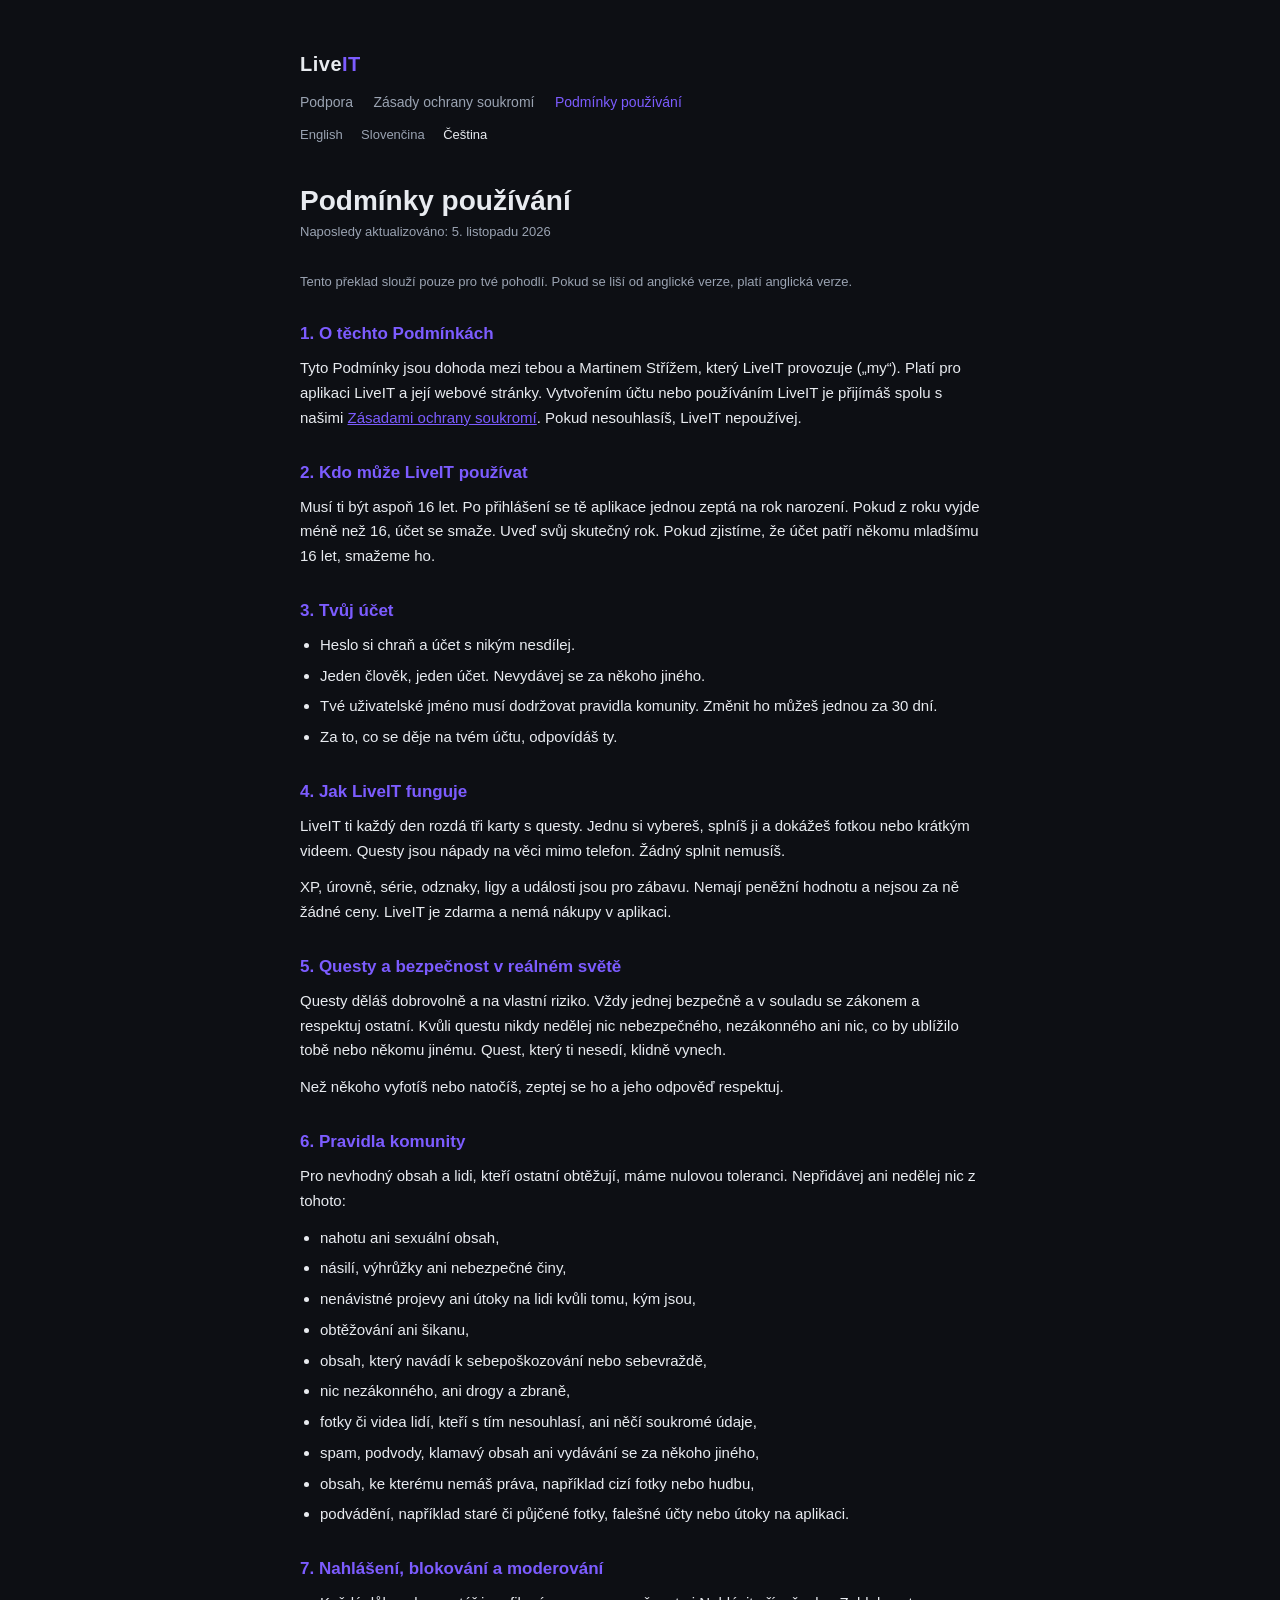
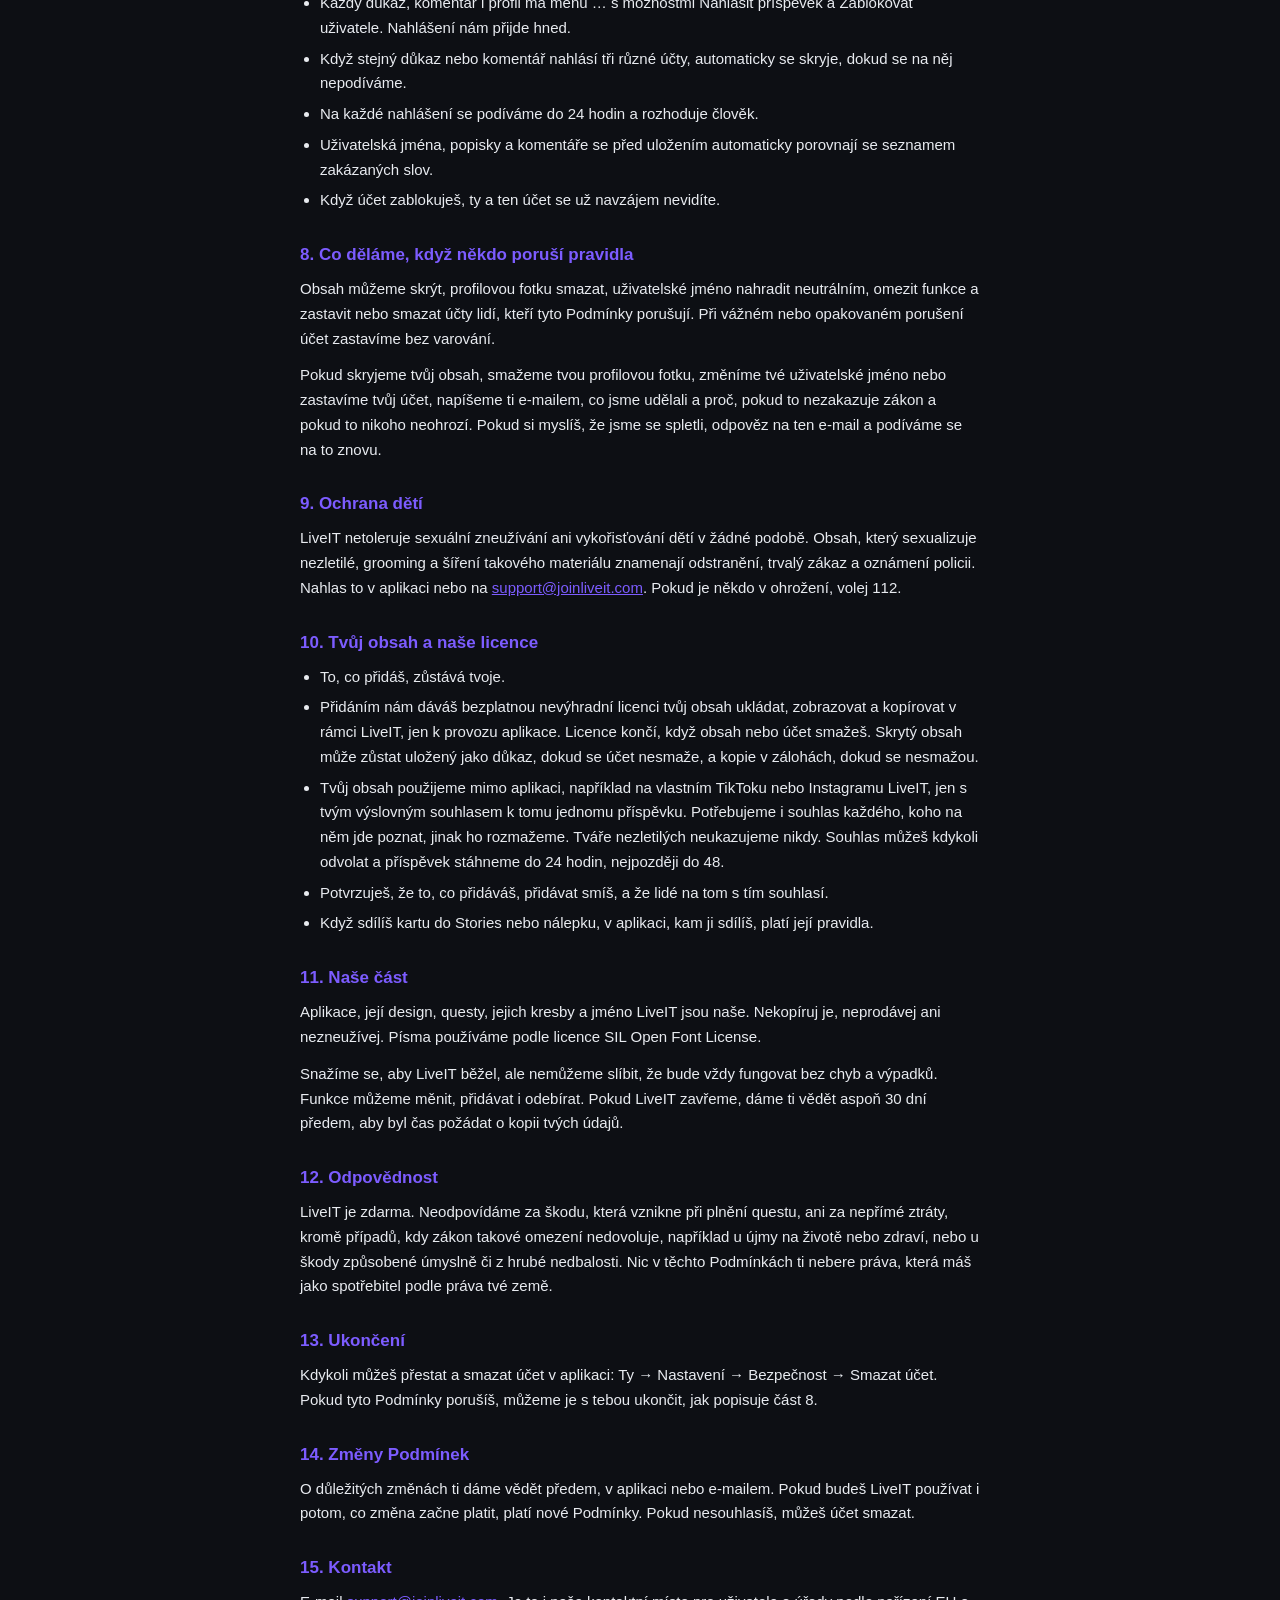
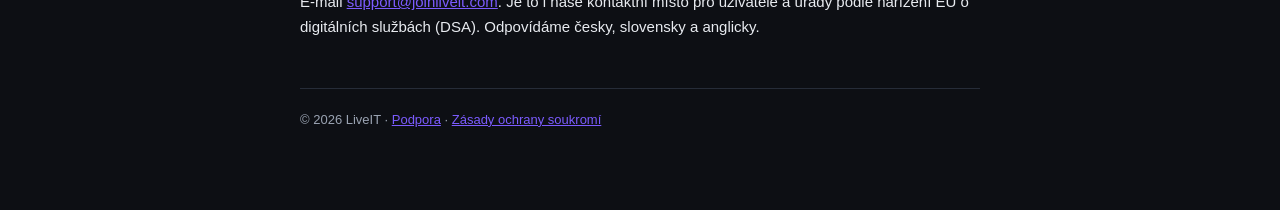
<file: cs/terms.html>
<!doctype html>
<html lang="cs">
<head>
  <meta charset="utf-8">
  <meta name="viewport" content="width=device-width, initial-scale=1">
  <title>Podmínky používání · LiveIT</title>
  <meta name="description" content="Pravidla používání LiveIT: kdo může hrát, pravidla komunity, nahlašování, tvůj obsah a náš.">
  <link rel="alternate" hreflang="en" href="https://help.joinliveit.com/terms">
  <link rel="alternate" hreflang="sk" href="https://help.joinliveit.com/sk/terms">
  <link rel="alternate" hreflang="cs" href="https://help.joinliveit.com/cs/terms">
  <link rel="stylesheet" href="../style.css">
</head>
<body>
  <div class="wrap">
    <header>
      <a class="brand" href="index.html">Live<span>IT</span></a>
      <nav>
        <a href="index.html">Podpora</a>
        <a href="privacy.html">Zásady ochrany soukromí</a>
        <a href="terms.html" class="active">Podmínky používání</a>
      </nav>
      <nav class="lang" aria-label="Jazyk">
        <a href="../terms.html" lang="en" hreflang="en">English</a>
        <a href="../sk/terms.html" lang="sk" hreflang="sk">Slovenčina</a>
        <a href="terms.html" lang="cs" hreflang="cs" aria-current="true">Čeština</a>
      </nav>
    </header>

    <h1>Podmínky používání</h1>
    <p class="updated">Naposledy aktualizováno: 5. listopadu 2026</p>
    <p class="note">Tento překlad slouží pouze pro tvé pohodlí. Pokud se liší od anglické verze, platí anglická verze.</p>

    <section id="about">
      <h2>1. O těchto Podmínkách</h2>
      <p>Tyto Podmínky jsou dohoda mezi tebou a Martinem Střížem, který LiveIT provozuje („my“). Platí pro aplikaci LiveIT a její webové stránky. Vytvořením účtu nebo používáním LiveIT je přijímáš spolu s našimi <a href="privacy.html">Zásadami ochrany soukromí</a>. Pokud nesouhlasíš, LiveIT nepoužívej.</p>
    </section>

    <section id="age">
      <h2>2. Kdo může LiveIT používat</h2>
      <p>Musí ti být aspoň 16 let. Po přihlášení se tě aplikace jednou zeptá na rok narození. Pokud z roku vyjde méně než 16, účet se smaže. Uveď svůj skutečný rok. Pokud zjistíme, že účet patří někomu mladšímu 16 let, smažeme ho.</p>
    </section>

    <section id="account">
      <h2>3. Tvůj účet</h2>
      <ul>
        <li>Heslo si chraň a účet s nikým nesdílej.</li>
        <li>Jeden člověk, jeden účet. Nevydávej se za někoho jiného.</li>
        <li>Tvé uživatelské jméno musí dodržovat pravidla komunity. Změnit ho můžeš jednou za 30 dní.</li>
        <li>Za to, co se děje na tvém účtu, odpovídáš ty.</li>
      </ul>
    </section>

    <section id="how">
      <h2>4. Jak LiveIT funguje</h2>
      <p>LiveIT ti každý den rozdá tři karty s questy. Jednu si vybereš, splníš ji a dokážeš fotkou nebo krátkým videem. Questy jsou nápady na věci mimo telefon. Žádný splnit nemusíš.</p>
      <p>XP, úrovně, série, odznaky, ligy a události jsou pro zábavu. Nemají peněžní hodnotu a nejsou za ně žádné ceny. LiveIT je zdarma a nemá nákupy v aplikaci.</p>
    </section>

    <section id="safety">
      <h2>5. Questy a bezpečnost v reálném světě</h2>
      <p>Questy děláš dobrovolně a na vlastní riziko. Vždy jednej bezpečně a v souladu se zákonem a respektuj ostatní. Kvůli questu nikdy nedělej nic nebezpečného, nezákonného ani nic, co by ublížilo tobě nebo někomu jinému. Quest, který ti nesedí, klidně vynech.</p>
      <p>Než někoho vyfotíš nebo natočíš, zeptej se ho a jeho odpověď respektuj.</p>
    </section>

    <section id="rules">
      <h2>6. Pravidla komunity</h2>
      <p>Pro nevhodný obsah a lidi, kteří ostatní obtěžují, máme nulovou toleranci. Nepřidávej ani nedělej nic z tohoto:</p>
      <ul>
        <li>nahotu ani sexuální obsah,</li>
        <li>násilí, výhrůžky ani nebezpečné činy,</li>
        <li>nenávistné projevy ani útoky na lidi kvůli tomu, kým jsou,</li>
        <li>obtěžování ani šikanu,</li>
        <li>obsah, který navádí k sebepoškozování nebo sebevraždě,</li>
        <li>nic nezákonného, ani drogy a zbraně,</li>
        <li>fotky či videa lidí, kteří s tím nesouhlasí, ani něčí soukromé údaje,</li>
        <li>spam, podvody, klamavý obsah ani vydávání se za někoho jiného,</li>
        <li>obsah, ke kterému nemáš práva, například cizí fotky nebo hudbu,</li>
        <li>podvádění, například staré či půjčené fotky, falešné účty nebo útoky na aplikaci.</li>
      </ul>
    </section>

    <section id="reporting">
      <h2>7. Nahlášení, blokování a moderování</h2>
      <ul>
        <li>Každý důkaz, komentář i profil má menu … s možnostmi Nahlásit příspěvek a Zablokovat uživatele. Nahlášení nám přijde hned.</li>
        <li>Když stejný důkaz nebo komentář nahlásí tři různé účty, automaticky se skryje, dokud se na něj nepodíváme.</li>
        <li>Na každé nahlášení se podíváme do 24 hodin a rozhoduje člověk.</li>
        <li>Uživatelská jména, popisky a komentáře se před uložením automaticky porovnají se seznamem zakázaných slov.</li>
        <li>Když účet zablokuješ, ty a ten účet se už navzájem nevidíte.</li>
      </ul>
    </section>

    <section id="enforcement">
      <h2>8. Co děláme, když někdo poruší pravidla</h2>
      <p>Obsah můžeme skrýt, profilovou fotku smazat, uživatelské jméno nahradit neutrálním, omezit funkce a zastavit nebo smazat účty lidí, kteří tyto Podmínky porušují. Při vážném nebo opakovaném porušení účet zastavíme bez varování.</p>
      <p>Pokud skryjeme tvůj obsah, smažeme tvou profilovou fotku, změníme tvé uživatelské jméno nebo zastavíme tvůj účet, napíšeme ti e-mailem, co jsme udělali a proč, pokud to nezakazuje zákon a pokud to nikoho neohrozí. Pokud si myslíš, že jsme se spletli, odpověz na ten e-mail a podíváme se na to znovu.</p>
    </section>

    <section id="child-safety">
      <h2>9. Ochrana dětí</h2>
      <p>LiveIT netoleruje sexuální zneužívání ani vykořisťování dětí v žádné podobě. Obsah, který sexualizuje nezletilé, grooming a šíření takového materiálu znamenají odstranění, trvalý zákaz a oznámení policii. Nahlas to v aplikaci nebo na <a href="mailto:support@joinliveit.com">support@joinliveit.com</a>. Pokud je někdo v ohrožení, volej 112.</p>
    </section>

    <section id="content">
      <h2>10. Tvůj obsah a naše licence</h2>
      <ul>
        <li>To, co přidáš, zůstává tvoje.</li>
        <li>Přidáním nám dáváš bezplatnou nevýhradní licenci tvůj obsah ukládat, zobrazovat a kopírovat v rámci LiveIT, jen k provozu aplikace. Licence končí, když obsah nebo účet smažeš. Skrytý obsah může zůstat uložený jako důkaz, dokud se účet nesmaže, a kopie v zálohách, dokud se nesmažou.</li>
        <li>Tvůj obsah použijeme mimo aplikaci, například na vlastním TikToku nebo Instagramu LiveIT, jen s tvým výslovným souhlasem k tomu jednomu příspěvku. Potřebujeme i souhlas každého, koho na něm jde poznat, jinak ho rozmažeme. Tváře nezletilých neukazujeme nikdy. Souhlas můžeš kdykoli odvolat a příspěvek stáhneme do 24 hodin, nejpozději do 48.</li>
        <li>Potvrzuješ, že to, co přidáváš, přidávat smíš, a že lidé na tom s tím souhlasí.</li>
        <li>Když sdílíš kartu do Stories nebo nálepku, v aplikaci, kam ji sdílíš, platí její pravidla.</li>
      </ul>
    </section>

    <section id="ours">
      <h2>11. Naše část</h2>
      <p>Aplikace, její design, questy, jejich kresby a jméno LiveIT jsou naše. Nekopíruj je, neprodávej ani nezneužívej. Písma používáme podle licence SIL Open Font License.</p>
      <p>Snažíme se, aby LiveIT běžel, ale nemůžeme slíbit, že bude vždy fungovat bez chyb a výpadků. Funkce můžeme měnit, přidávat i odebírat. Pokud LiveIT zavřeme, dáme ti vědět aspoň 30 dní předem, aby byl čas požádat o kopii tvých údajů.</p>
    </section>

    <section id="liability">
      <h2>12. Odpovědnost</h2>
      <p>LiveIT je zdarma. Neodpovídáme za škodu, která vznikne při plnění questu, ani za nepřímé ztráty, kromě případů, kdy zákon takové omezení nedovoluje, například u újmy na životě nebo zdraví, nebo u škody způsobené úmyslně či z hrubé nedbalosti. Nic v těchto Podmínkách ti nebere práva, která máš jako spotřebitel podle práva tvé země.</p>
    </section>

    <section id="ending">
      <h2>13. Ukončení</h2>
      <p>Kdykoli můžeš přestat a smazat účet v aplikaci: Ty → Nastavení → Bezpečnost → Smazat účet. Pokud tyto Podmínky porušíš, můžeme je s tebou ukončit, jak popisuje část 8.</p>
    </section>

    <section id="changes">
      <h2>14. Změny Podmínek</h2>
      <p>O důležitých změnách ti dáme vědět předem, v aplikaci nebo e-mailem. Pokud budeš LiveIT používat i potom, co změna začne platit, platí nové Podmínky. Pokud nesouhlasíš, můžeš účet smazat.</p>
    </section>

    <section id="contact">
      <h2>15. Kontakt</h2>
      <p>E-mail <a href="mailto:support@joinliveit.com">support@joinliveit.com</a>. Je to i naše kontaktní místo pro uživatele a úřady podle nařízení EU o digitálních službách (DSA). Odpovídáme česky, slovensky a anglicky.</p>
    </section>

    <footer>
      © 2026 LiveIT · <a href="index.html">Podpora</a> · <a href="privacy.html">Zásady ochrany soukromí</a>
    </footer>
  </div>
</body>
</html>
</file>
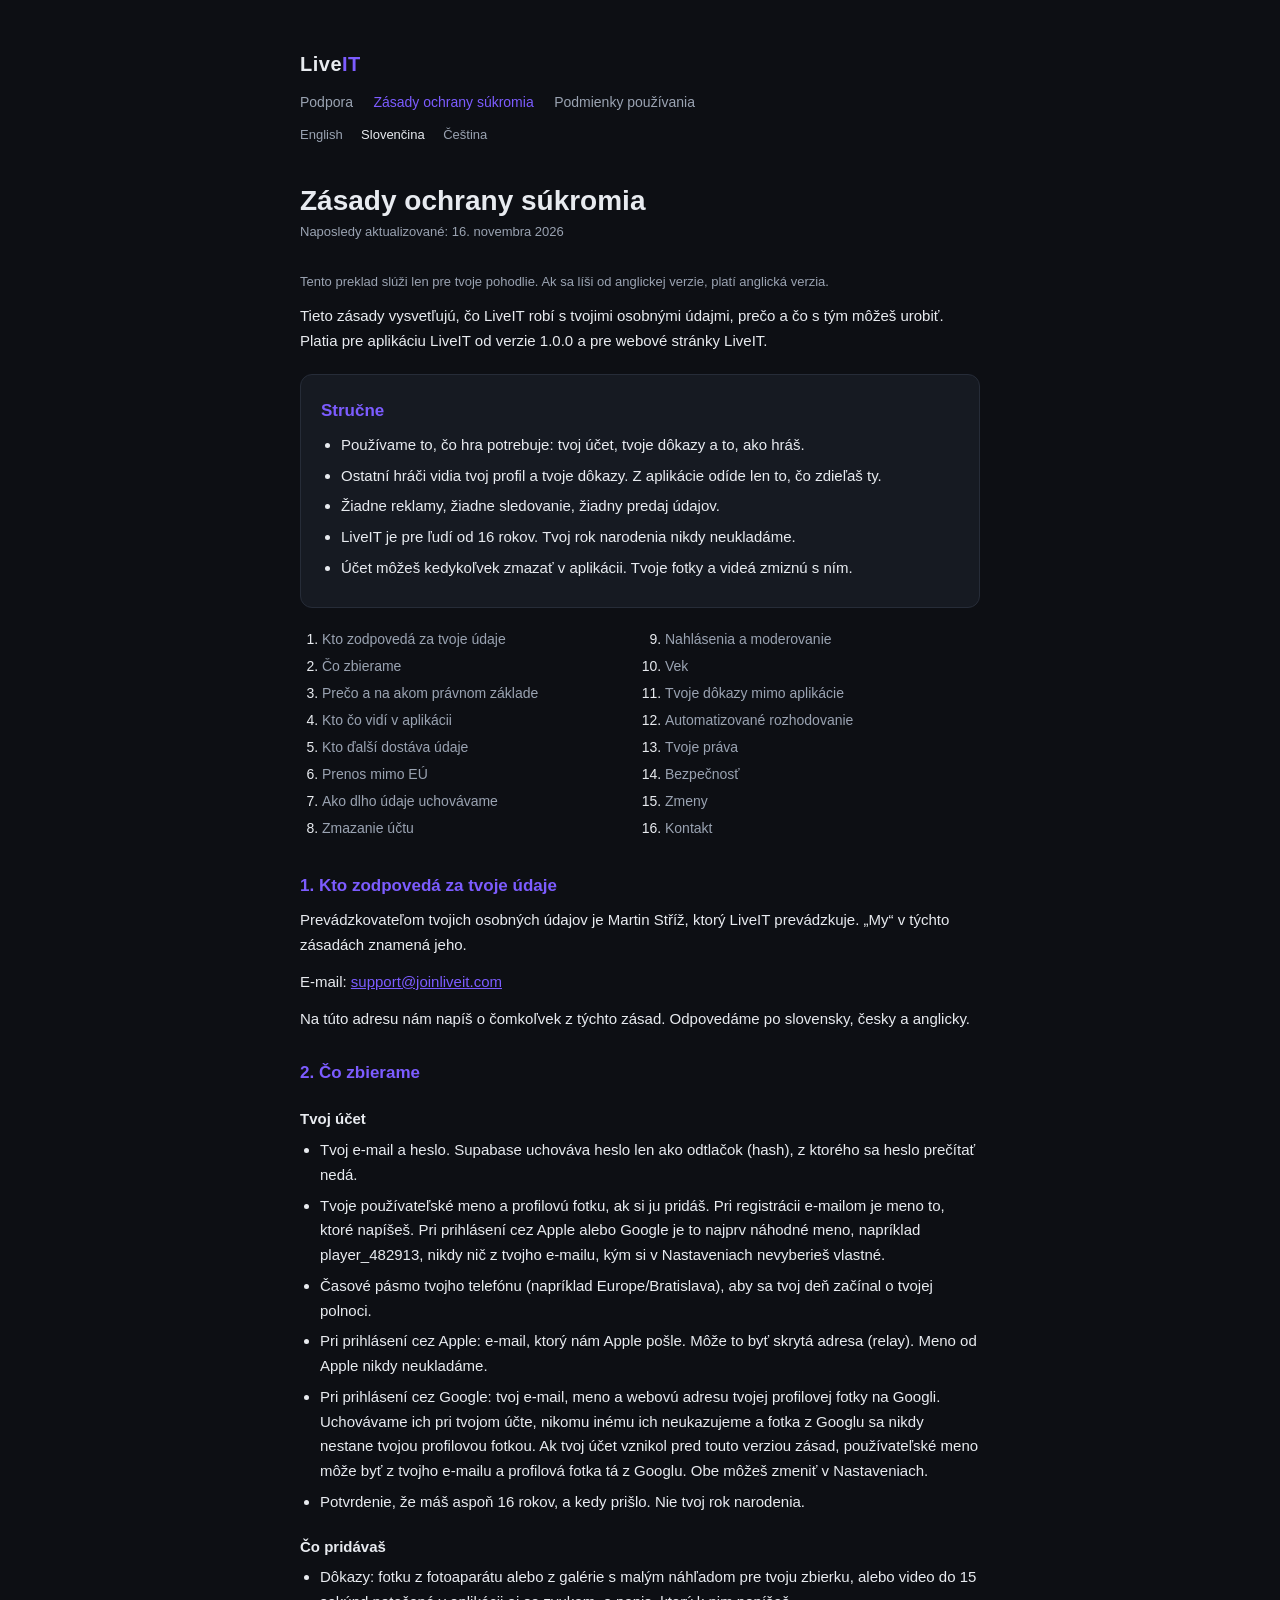
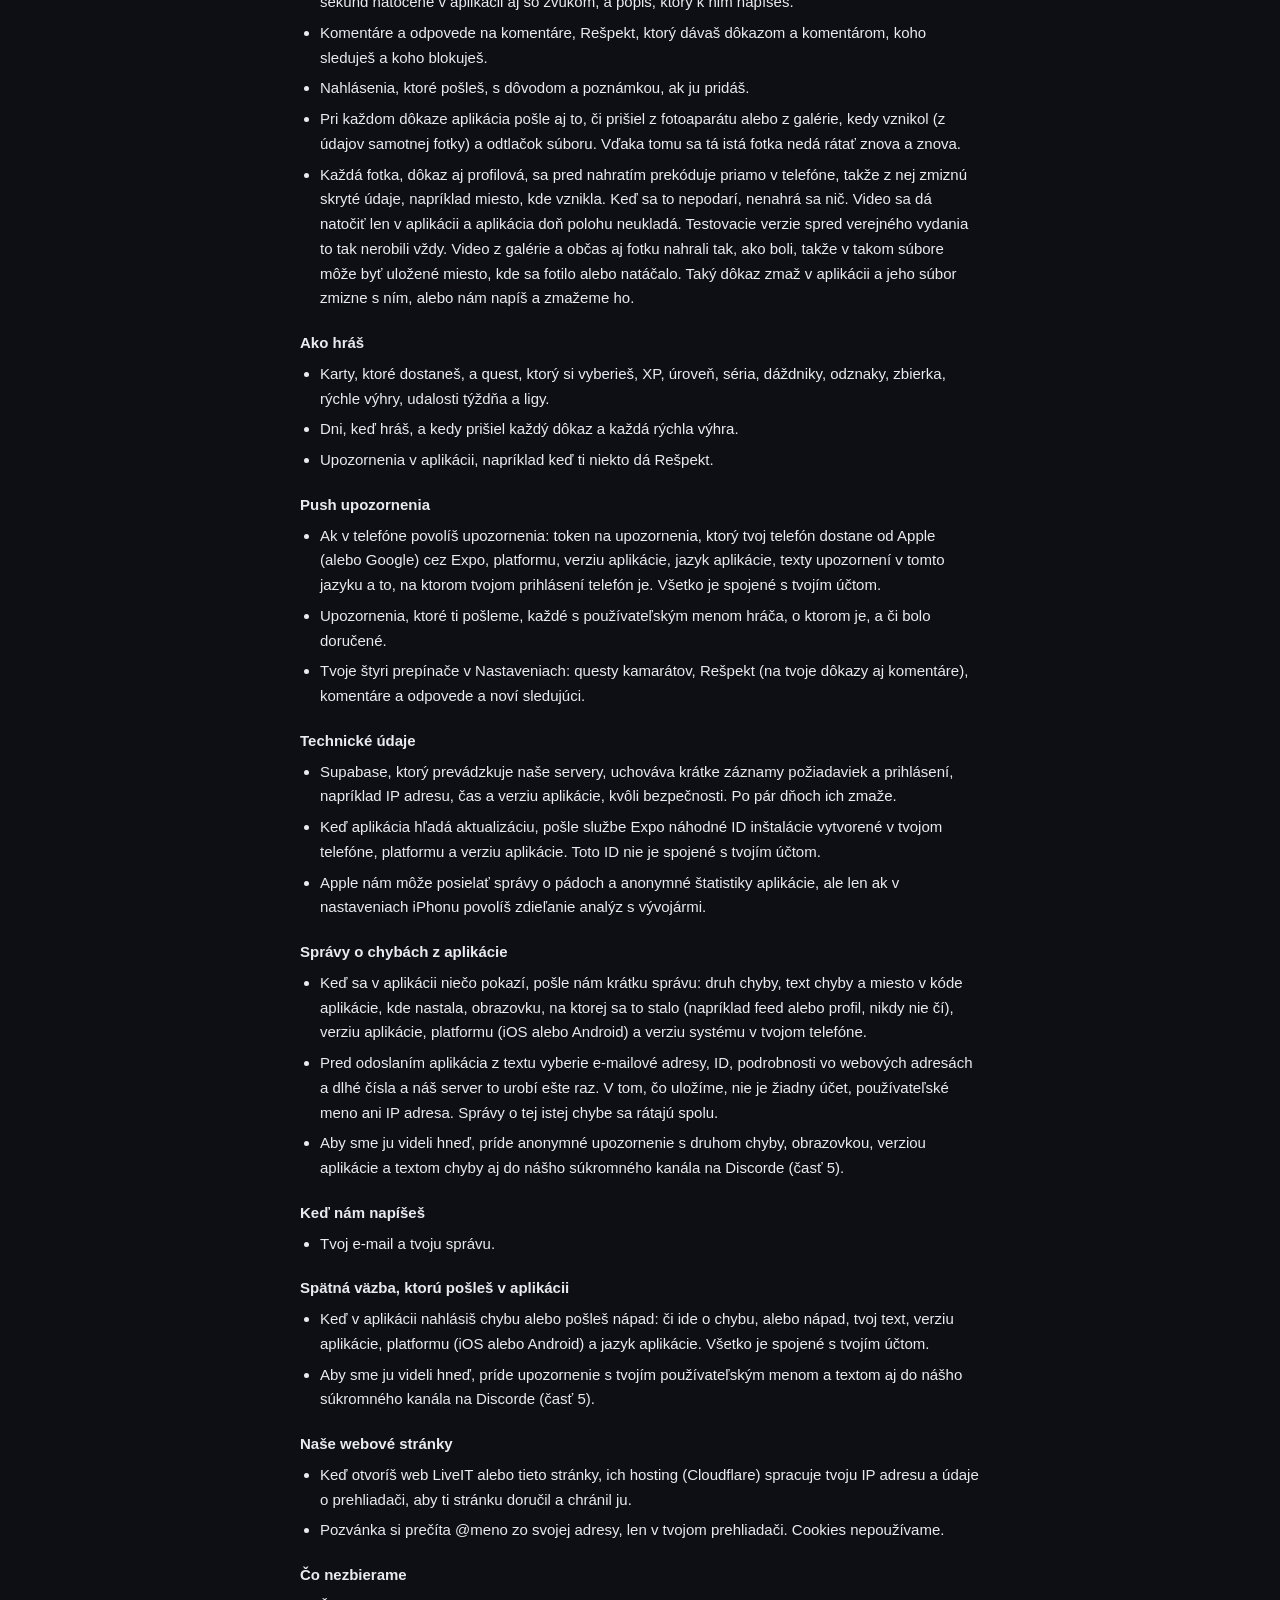
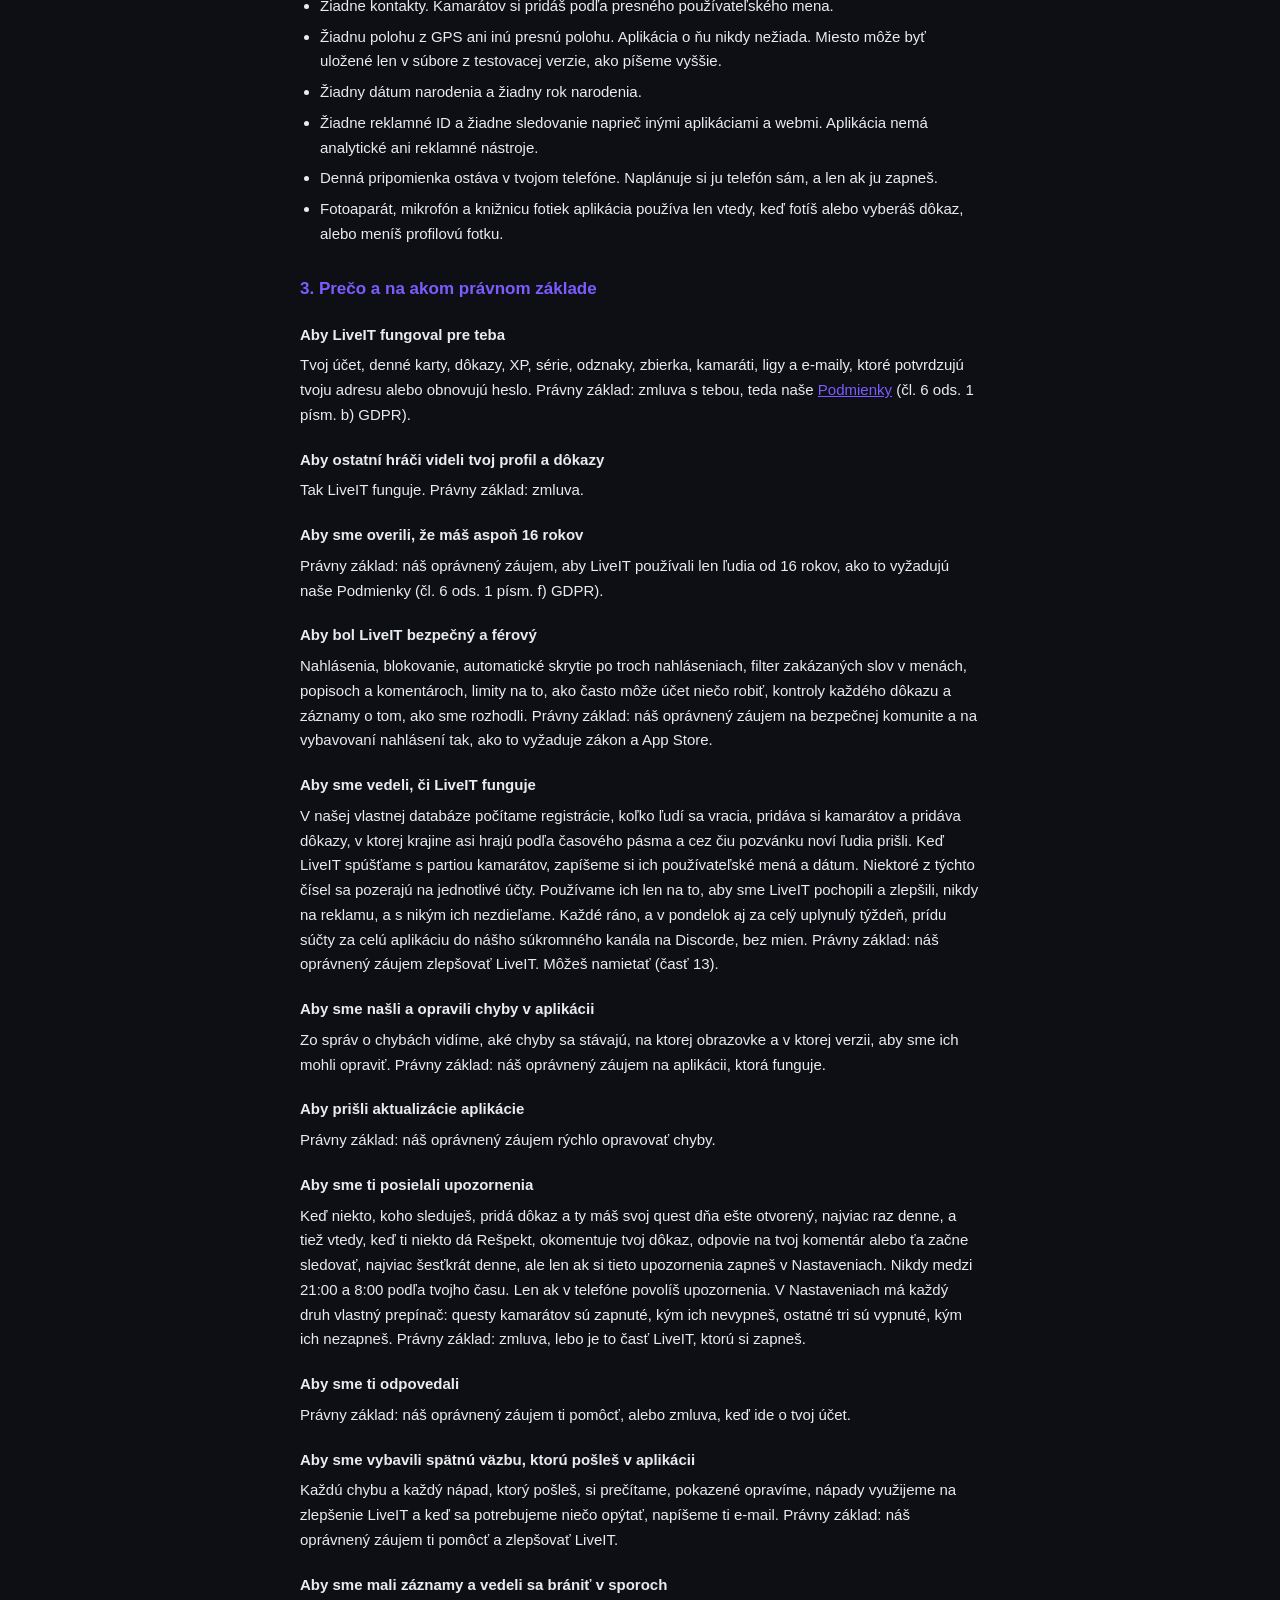
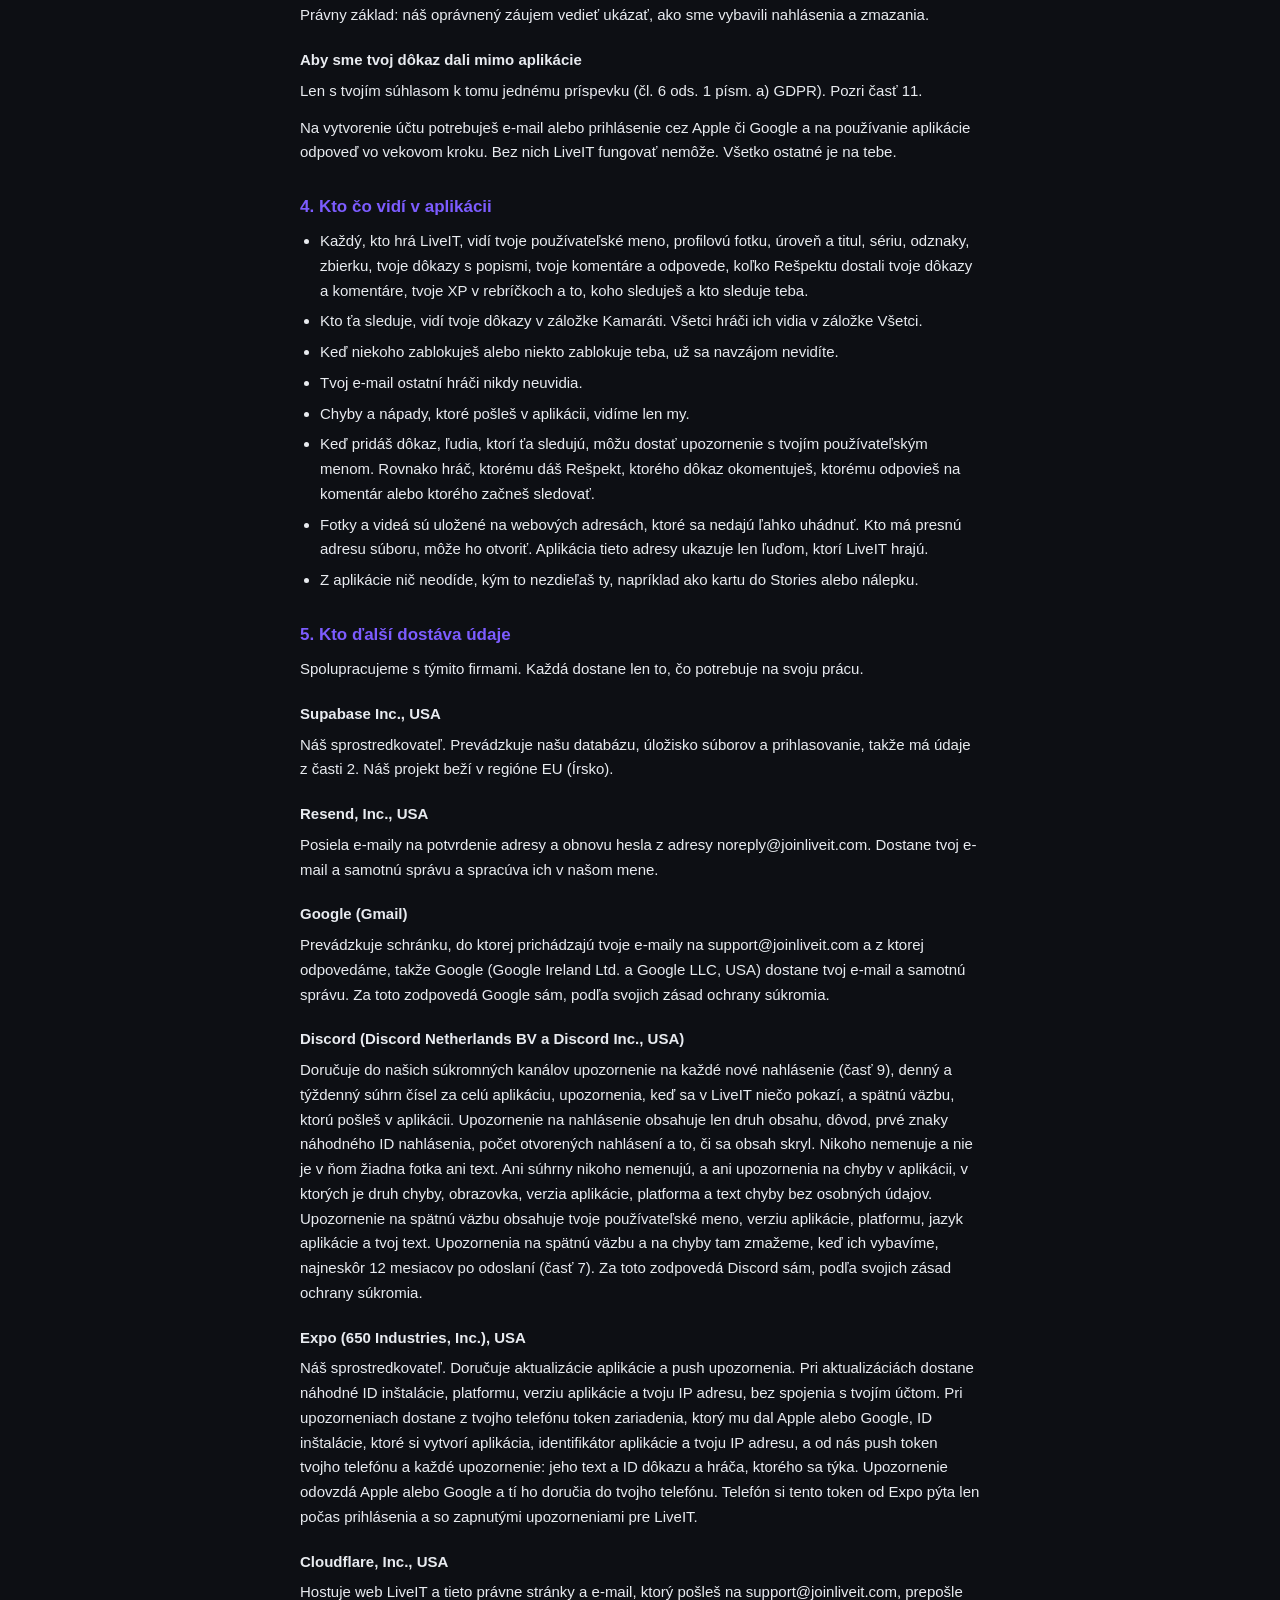
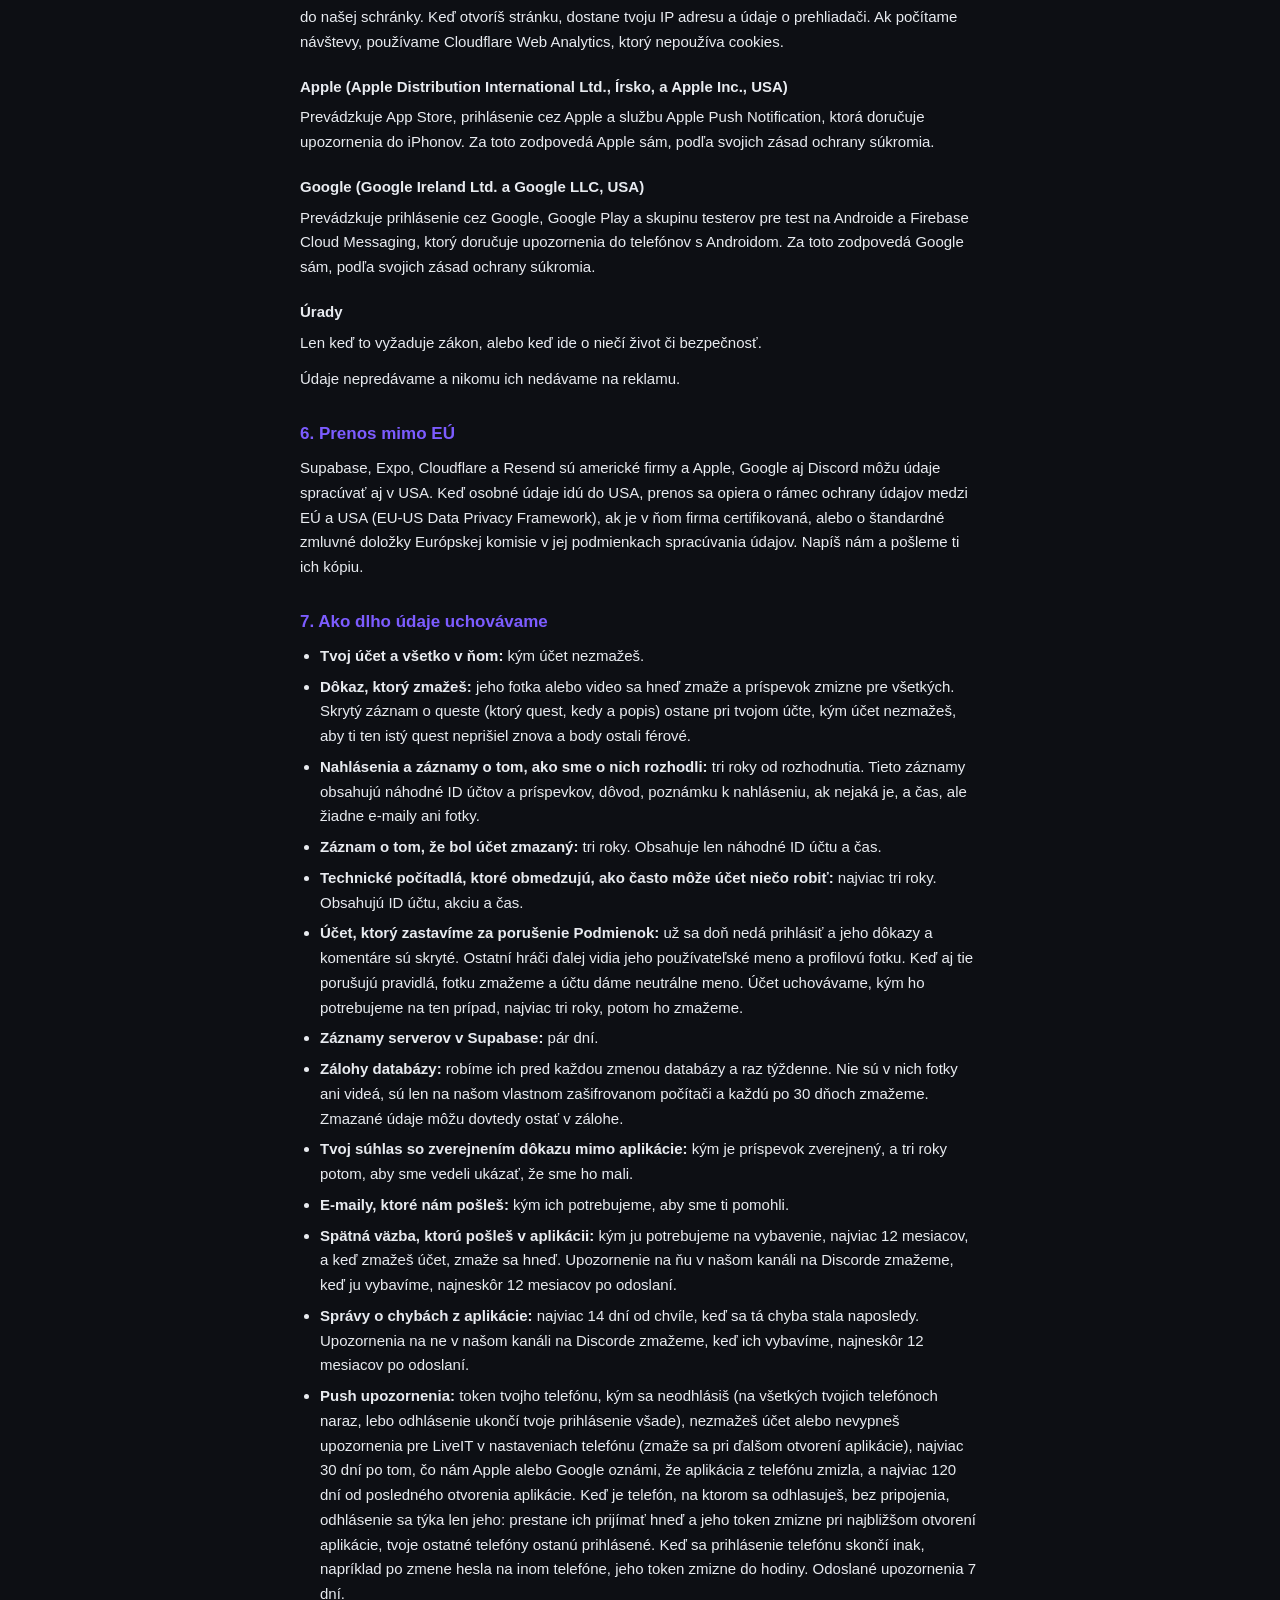
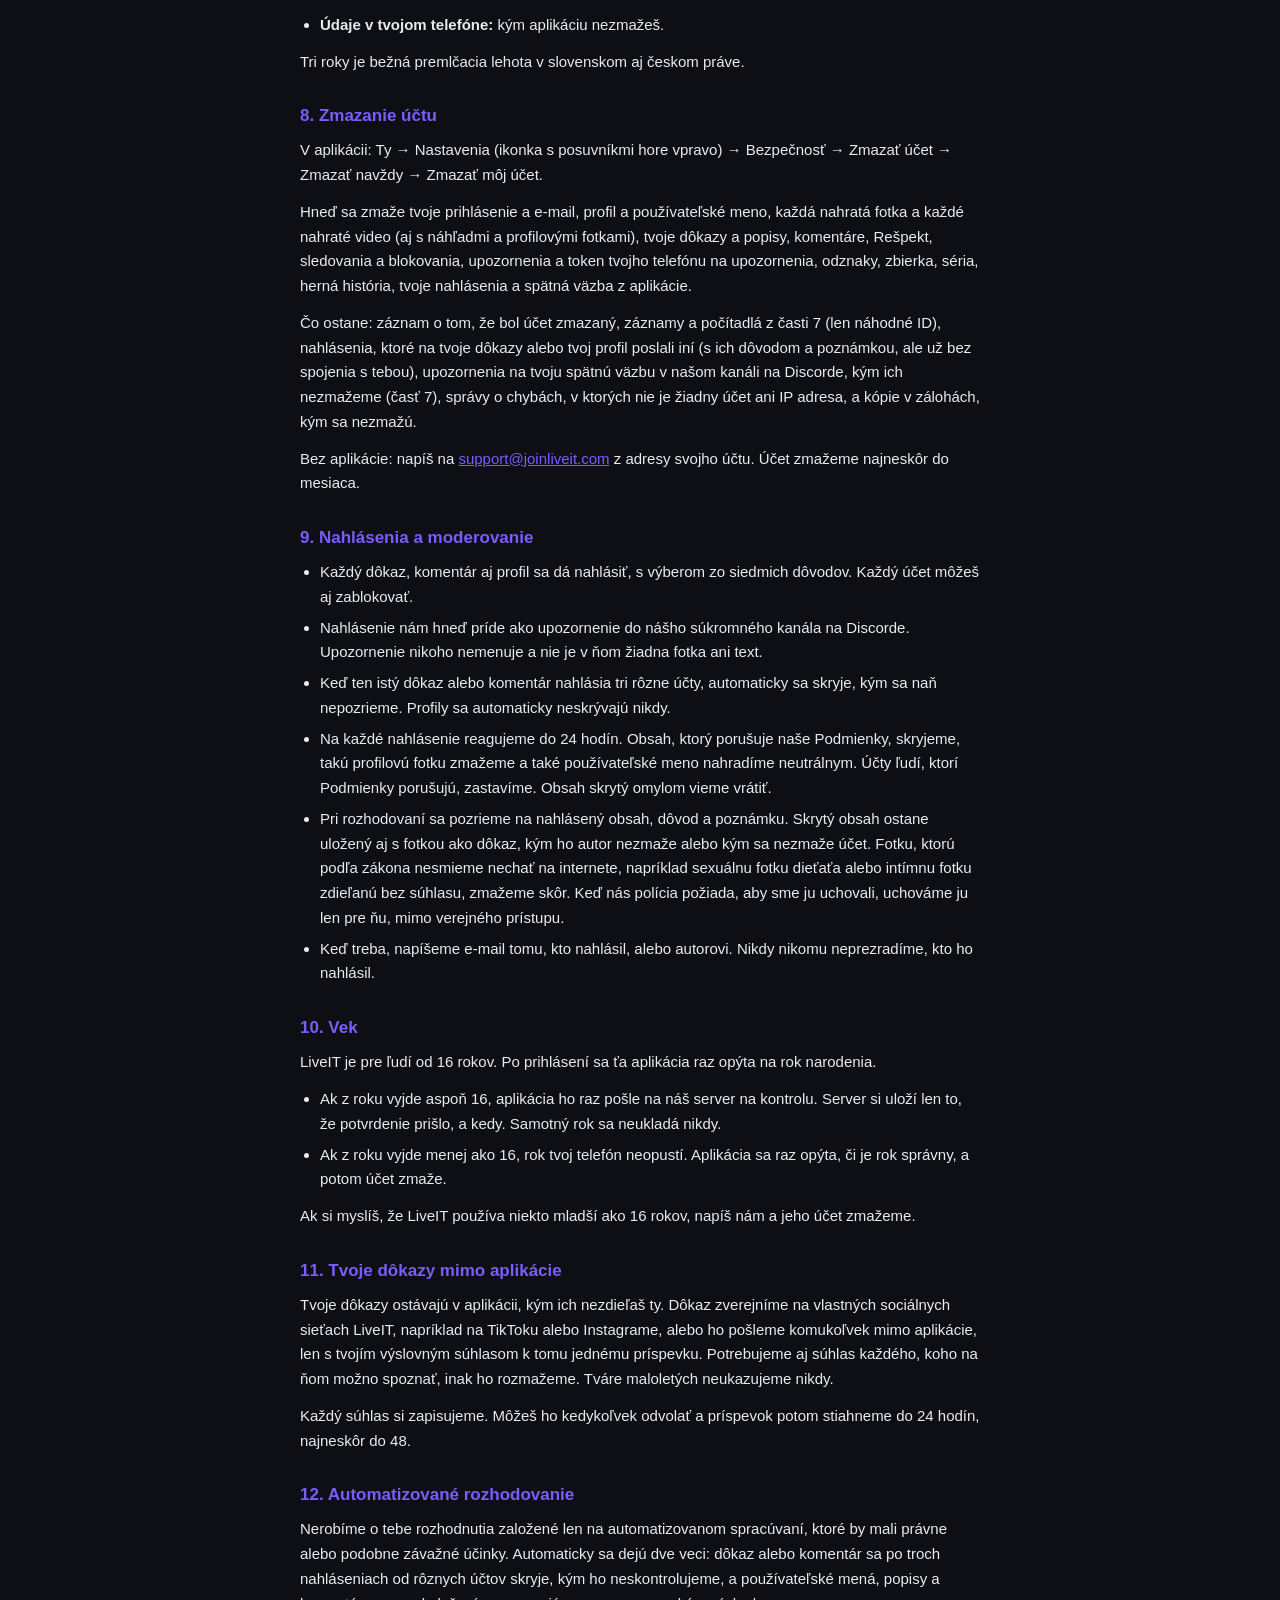
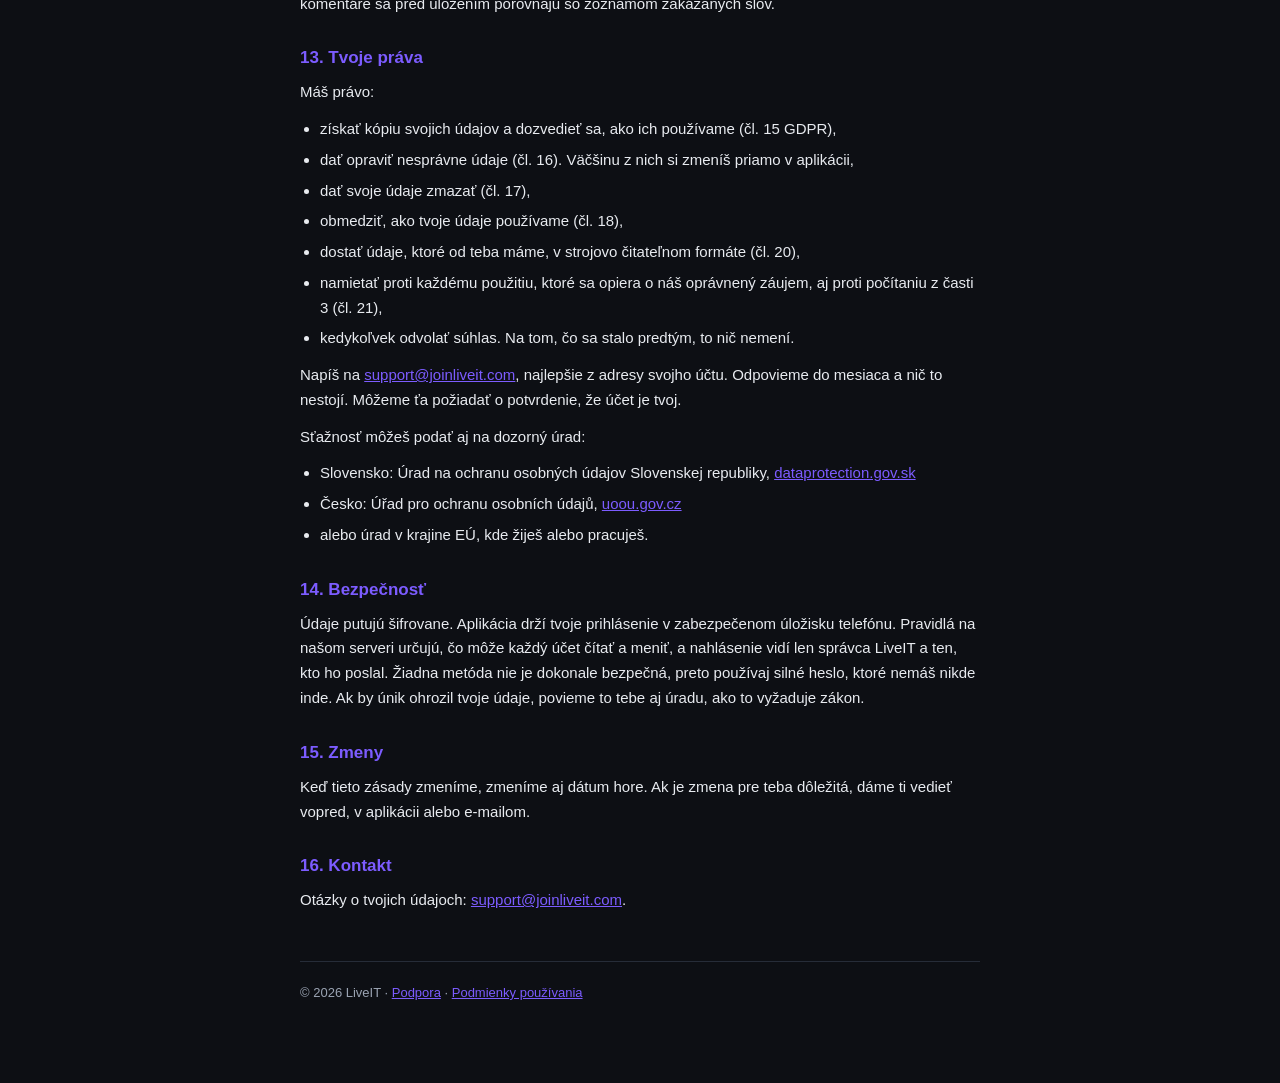
<file: sk/privacy.html>
<!doctype html>
<html lang="sk">
<head>
  <meta charset="utf-8">
  <meta name="viewport" content="width=device-width, initial-scale=1">
  <title>Zásady ochrany súkromia · LiveIT</title>
  <meta name="description" content="Čo LiveIT robí s tvojimi osobnými údajmi, prečo a čo s tým môžeš urobiť.">
  <link rel="alternate" hreflang="en" href="https://help.joinliveit.com/privacy">
  <link rel="alternate" hreflang="sk" href="https://help.joinliveit.com/sk/privacy">
  <link rel="alternate" hreflang="cs" href="https://help.joinliveit.com/cs/privacy">
  <link rel="stylesheet" href="../style.css">
</head>
<body>
  <div class="wrap">
    <header>
      <a class="brand" href="index.html">Live<span>IT</span></a>
      <nav>
        <a href="index.html">Podpora</a>
        <a href="privacy.html" class="active">Zásady ochrany súkromia</a>
        <a href="terms.html">Podmienky používania</a>
      </nav>
      <nav class="lang" aria-label="Jazyk">
        <a href="../privacy.html" lang="en" hreflang="en">English</a>
        <a href="privacy.html" lang="sk" hreflang="sk" aria-current="true">Slovenčina</a>
        <a href="../cs/privacy.html" lang="cs" hreflang="cs">Čeština</a>
      </nav>
    </header>

    <h1>Zásady ochrany súkromia</h1>
    <p class="updated">Naposledy aktualizované: 16. novembra 2026</p>
    <p class="note">Tento preklad slúži len pre tvoje pohodlie. Ak sa líši od anglickej verzie, platí anglická verzia.</p>

    <p>Tieto zásady vysvetľujú, čo LiveIT robí s tvojimi osobnými údajmi, prečo a čo s tým môžeš urobiť. Platia pre aplikáciu LiveIT od verzie 1.0.0 a pre webové stránky LiveIT.</p>

    <div class="card">
      <h2>Stručne</h2>
      <ul>
        <li>Používame to, čo hra potrebuje: tvoj účet, tvoje dôkazy a to, ako hráš.</li>
        <li>Ostatní hráči vidia tvoj profil a tvoje dôkazy. Z aplikácie odíde len to, čo zdieľaš ty.</li>
        <li>Žiadne reklamy, žiadne sledovanie, žiadny predaj údajov.</li>
        <li>LiveIT je pre ľudí od 16 rokov. Tvoj rok narodenia nikdy neukladáme.</li>
        <li>Účet môžeš kedykoľvek zmazať v aplikácii. Tvoje fotky a videá zmiznú s ním.</li>
      </ul>
    </div>

    <nav class="toc" aria-label="Obsah">
      <ol>
        <li><a href="#controller">Kto zodpovedá za tvoje údaje</a></li>
        <li><a href="#data">Čo zbierame</a></li>
        <li><a href="#purposes">Prečo a na akom právnom základe</a></li>
        <li><a href="#visibility">Kto čo vidí v aplikácii</a></li>
        <li><a href="#recipients">Kto ďalší dostáva údaje</a></li>
        <li><a href="#transfers">Prenos mimo EÚ</a></li>
        <li><a href="#retention">Ako dlho údaje uchovávame</a></li>
        <li><a href="#deletion">Zmazanie účtu</a></li>
        <li><a href="#moderation">Nahlásenia a moderovanie</a></li>
        <li><a href="#age">Vek</a></li>
        <li><a href="#outside">Tvoje dôkazy mimo aplikácie</a></li>
        <li><a href="#automated">Automatizované rozhodovanie</a></li>
        <li><a href="#rights">Tvoje práva</a></li>
        <li><a href="#security">Bezpečnosť</a></li>
        <li><a href="#changes">Zmeny</a></li>
        <li><a href="#contact">Kontakt</a></li>
      </ol>
    </nav>

    <section id="controller">
      <h2>1. Kto zodpovedá za tvoje údaje</h2>
      <p>Prevádzkovateľom tvojich osobných údajov je Martin Stříž, ktorý LiveIT prevádzkuje. „My“ v týchto zásadách znamená jeho.</p>
      <p>E-mail: <a href="mailto:support@joinliveit.com">support@joinliveit.com</a></p>
      <p>Na túto adresu nám napíš o čomkoľvek z týchto zásad. Odpovedáme po slovensky, česky a anglicky.</p>
    </section>

    <section id="data">
      <h2>2. Čo zbierame</h2>
      <h3>Tvoj účet</h3>
      <ul>
        <li>Tvoj e-mail a heslo. Supabase uchováva heslo len ako odtlačok (hash), z ktorého sa heslo prečítať nedá.</li>
        <li>Tvoje používateľské meno a profilovú fotku, ak si ju pridáš. Pri registrácii e-mailom je meno to, ktoré napíšeš. Pri prihlásení cez Apple alebo Google je to najprv náhodné meno, napríklad player_482913, nikdy nič z tvojho e-mailu, kým si v Nastaveniach nevyberieš vlastné.</li>
        <li>Časové pásmo tvojho telefónu (napríklad Europe/Bratislava), aby sa tvoj deň začínal o tvojej polnoci.</li>
        <li>Pri prihlásení cez Apple: e-mail, ktorý nám Apple pošle. Môže to byť skrytá adresa (relay). Meno od Apple nikdy neukladáme.</li>
        <li>Pri prihlásení cez Google: tvoj e-mail, meno a webovú adresu tvojej profilovej fotky na Googli. Uchovávame ich pri tvojom účte, nikomu inému ich neukazujeme a fotka z Googlu sa nikdy nestane tvojou profilovou fotkou. Ak tvoj účet vznikol pred touto verziou zásad, používateľské meno môže byť z tvojho e-mailu a profilová fotka tá z Googlu. Obe môžeš zmeniť v Nastaveniach.</li>
        <li>Potvrdenie, že máš aspoň 16 rokov, a kedy prišlo. Nie tvoj rok narodenia.</li>
      </ul>
      <h3>Čo pridávaš</h3>
      <ul>
        <li>Dôkazy: fotku z fotoaparátu alebo z galérie s malým náhľadom pre tvoju zbierku, alebo video do 15 sekúnd natočené v aplikácii aj so zvukom, a popis, ktorý k nim napíšeš.</li>
        <li>Komentáre a odpovede na komentáre, Rešpekt, ktorý dávaš dôkazom a komentárom, koho sleduješ a koho blokuješ.</li>
        <li>Nahlásenia, ktoré pošleš, s dôvodom a poznámkou, ak ju pridáš.</li>
        <li>Pri každom dôkaze aplikácia pošle aj to, či prišiel z fotoaparátu alebo z galérie, kedy vznikol (z údajov samotnej fotky) a odtlačok súboru. Vďaka tomu sa tá istá fotka nedá rátať znova a znova.</li>
        <li>Každá fotka, dôkaz aj profilová, sa pred nahratím prekóduje priamo v telefóne, takže z nej zmiznú skryté údaje, napríklad miesto, kde vznikla. Keď sa to nepodarí, nenahrá sa nič. Video sa dá natočiť len v aplikácii a aplikácia doň polohu neukladá. Testovacie verzie spred verejného vydania to tak nerobili vždy. Video z galérie a občas aj fotku nahrali tak, ako boli, takže v takom súbore môže byť uložené miesto, kde sa fotilo alebo natáčalo. Taký dôkaz zmaž v aplikácii a jeho súbor zmizne s ním, alebo nám napíš a zmažeme ho.</li>
      </ul>
      <h3>Ako hráš</h3>
      <ul>
        <li>Karty, ktoré dostaneš, a quest, ktorý si vyberieš, XP, úroveň, séria, dáždniky, odznaky, zbierka, rýchle výhry, udalosti týždňa a ligy.</li>
        <li>Dni, keď hráš, a kedy prišiel každý dôkaz a každá rýchla výhra.</li>
        <li>Upozornenia v aplikácii, napríklad keď ti niekto dá Rešpekt.</li>
      </ul>
      <h3>Push upozornenia</h3>
      <ul>
        <li>Ak v telefóne povolíš upozornenia: token na upozornenia, ktorý tvoj telefón dostane od Apple (alebo Google) cez Expo, platformu, verziu aplikácie, jazyk aplikácie, texty upozornení v tomto jazyku a to, na ktorom tvojom prihlásení telefón je. Všetko je spojené s tvojím účtom.</li>
        <li>Upozornenia, ktoré ti pošleme, každé s používateľským menom hráča, o ktorom je, a či bolo doručené.</li>
        <li>Tvoje štyri prepínače v Nastaveniach: questy kamarátov, Rešpekt (na tvoje dôkazy aj komentáre), komentáre a odpovede a noví sledujúci.</li>
      </ul>
      <h3>Technické údaje</h3>
      <ul>
        <li>Supabase, ktorý prevádzkuje naše servery, uchováva krátke záznamy požiadaviek a prihlásení, napríklad IP adresu, čas a verziu aplikácie, kvôli bezpečnosti. Po pár dňoch ich zmaže.</li>
        <li>Keď aplikácia hľadá aktualizáciu, pošle službe Expo náhodné ID inštalácie vytvorené v tvojom telefóne, platformu a verziu aplikácie. Toto ID nie je spojené s tvojím účtom.</li>
        <li>Apple nám môže posielať správy o pádoch a anonymné štatistiky aplikácie, ale len ak v nastaveniach iPhonu povolíš zdieľanie analýz s vývojármi.</li>
      </ul>
      <h3>Správy o chybách z aplikácie</h3>
      <ul>
        <li>Keď sa v aplikácii niečo pokazí, pošle nám krátku správu: druh chyby, text chyby a miesto v kóde aplikácie, kde nastala, obrazovku, na ktorej sa to stalo (napríklad feed alebo profil, nikdy nie čí), verziu aplikácie, platformu (iOS alebo Android) a verziu systému v tvojom telefóne.</li>
        <li>Pred odoslaním aplikácia z textu vyberie e-mailové adresy, ID, podrobnosti vo webových adresách a dlhé čísla a náš server to urobí ešte raz. V tom, čo uložíme, nie je žiadny účet, používateľské meno ani IP adresa. Správy o tej istej chybe sa rátajú spolu.</li>
        <li>Aby sme ju videli hneď, príde anonymné upozornenie s druhom chyby, obrazovkou, verziou aplikácie a textom chyby aj do nášho súkromného kanála na Discorde (časť 5).</li>
      </ul>
      <h3>Keď nám napíšeš</h3>
      <ul>
        <li>Tvoj e-mail a tvoju správu.</li>
      </ul>
      <h3>Spätná väzba, ktorú pošleš v aplikácii</h3>
      <ul>
        <li>Keď v aplikácii nahlásiš chybu alebo pošleš nápad: či ide o chybu, alebo nápad, tvoj text, verziu aplikácie, platformu (iOS alebo Android) a jazyk aplikácie. Všetko je spojené s tvojím účtom.</li>
        <li>Aby sme ju videli hneď, príde upozornenie s tvojím používateľským menom a textom aj do nášho súkromného kanála na Discorde (časť 5).</li>
      </ul>
      <h3>Naše webové stránky</h3>
      <ul>
        <li>Keď otvoríš web LiveIT alebo tieto stránky, ich hosting (Cloudflare) spracuje tvoju IP adresu a údaje o prehliadači, aby ti stránku doručil a chránil ju.</li>
        <li>Pozvánka si prečíta @meno zo svojej adresy, len v tvojom prehliadači. Cookies nepoužívame.</li>
      </ul>
      <h3>Čo nezbierame</h3>
      <ul>
        <li>Žiadne kontakty. Kamarátov si pridáš podľa presného používateľského mena.</li>
        <li>Žiadnu polohu z GPS ani inú presnú polohu. Aplikácia o ňu nikdy nežiada. Miesto môže byť uložené len v súbore z testovacej verzie, ako píšeme vyššie.</li>
        <li>Žiadny dátum narodenia a žiadny rok narodenia.</li>
        <li>Žiadne reklamné ID a žiadne sledovanie naprieč inými aplikáciami a webmi. Aplikácia nemá analytické ani reklamné nástroje.</li>
        <li>Denná pripomienka ostáva v tvojom telefóne. Naplánuje si ju telefón sám, a len ak ju zapneš.</li>
        <li>Fotoaparát, mikrofón a knižnicu fotiek aplikácia používa len vtedy, keď fotíš alebo vyberáš dôkaz, alebo meníš profilovú fotku.</li>
      </ul>
    </section>

    <section id="purposes">
      <h2>3. Prečo a na akom právnom základe</h2>
      <h3>Aby LiveIT fungoval pre teba</h3>
      <p>Tvoj účet, denné karty, dôkazy, XP, série, odznaky, zbierka, kamaráti, ligy a e-maily, ktoré potvrdzujú tvoju adresu alebo obnovujú heslo. Právny základ: zmluva s tebou, teda naše <a href="terms.html">Podmienky</a> (čl. 6 ods. 1 písm. b) GDPR).</p>
      <h3>Aby ostatní hráči videli tvoj profil a dôkazy</h3>
      <p>Tak LiveIT funguje. Právny základ: zmluva.</p>
      <h3>Aby sme overili, že máš aspoň 16 rokov</h3>
      <p>Právny základ: náš oprávnený záujem, aby LiveIT používali len ľudia od 16 rokov, ako to vyžadujú naše Podmienky (čl. 6 ods. 1 písm. f) GDPR).</p>
      <h3>Aby bol LiveIT bezpečný a férový</h3>
      <p>Nahlásenia, blokovanie, automatické skrytie po troch nahláseniach, filter zakázaných slov v menách, popisoch a komentároch, limity na to, ako často môže účet niečo robiť, kontroly každého dôkazu a záznamy o tom, ako sme rozhodli. Právny základ: náš oprávnený záujem na bezpečnej komunite a na vybavovaní nahlásení tak, ako to vyžaduje zákon a App Store.</p>
      <h3>Aby sme vedeli, či LiveIT funguje</h3>
      <p>V našej vlastnej databáze počítame registrácie, koľko ľudí sa vracia, pridáva si kamarátov a pridáva dôkazy, v ktorej krajine asi hrajú podľa časového pásma a cez čiu pozvánku noví ľudia prišli. Keď LiveIT spúšťame s partiou kamarátov, zapíšeme si ich používateľské mená a dátum. Niektoré z týchto čísel sa pozerajú na jednotlivé účty. Používame ich len na to, aby sme LiveIT pochopili a zlepšili, nikdy na reklamu, a s nikým ich nezdieľame. Každé ráno, a v pondelok aj za celý uplynulý týždeň, prídu súčty za celú aplikáciu do nášho súkromného kanála na Discorde, bez mien. Právny základ: náš oprávnený záujem zlepšovať LiveIT. Môžeš namietať (časť 13).</p>
      <h3>Aby sme našli a opravili chyby v aplikácii</h3>
      <p>Zo správ o chybách vidíme, aké chyby sa stávajú, na ktorej obrazovke a v ktorej verzii, aby sme ich mohli opraviť. Právny základ: náš oprávnený záujem na aplikácii, ktorá funguje.</p>
      <h3>Aby prišli aktualizácie aplikácie</h3>
      <p>Právny základ: náš oprávnený záujem rýchlo opravovať chyby.</p>
      <h3>Aby sme ti posielali upozornenia</h3>
      <p>Keď niekto, koho sleduješ, pridá dôkaz a ty máš svoj quest dňa ešte otvorený, najviac raz denne, a tiež vtedy, keď ti niekto dá Rešpekt, okomentuje tvoj dôkaz, odpovie na tvoj komentár alebo ťa začne sledovať, najviac šesťkrát denne, ale len ak si tieto upozornenia zapneš v Nastaveniach. Nikdy medzi 21:00 a 8:00 podľa tvojho času. Len ak v telefóne povolíš upozornenia. V Nastaveniach má každý druh vlastný prepínač: questy kamarátov sú zapnuté, kým ich nevypneš, ostatné tri sú vypnuté, kým ich nezapneš. Právny základ: zmluva, lebo je to časť LiveIT, ktorú si zapneš.</p>
      <h3>Aby sme ti odpovedali</h3>
      <p>Právny základ: náš oprávnený záujem ti pomôcť, alebo zmluva, keď ide o tvoj účet.</p>
      <h3>Aby sme vybavili spätnú väzbu, ktorú pošleš v aplikácii</h3>
      <p>Každú chybu a každý nápad, ktorý pošleš, si prečítame, pokazené opravíme, nápady využijeme na zlepšenie LiveIT a keď sa potrebujeme niečo opýtať, napíšeme ti e-mail. Právny základ: náš oprávnený záujem ti pomôcť a zlepšovať LiveIT.</p>
      <h3>Aby sme mali záznamy a vedeli sa brániť v sporoch</h3>
      <p>Právny základ: náš oprávnený záujem vedieť ukázať, ako sme vybavili nahlásenia a zmazania.</p>
      <h3>Aby sme tvoj dôkaz dali mimo aplikácie</h3>
      <p>Len s tvojím súhlasom k tomu jednému príspevku (čl. 6 ods. 1 písm. a) GDPR). Pozri časť 11.</p>
      <p>Na vytvorenie účtu potrebuješ e-mail alebo prihlásenie cez Apple či Google a na používanie aplikácie odpoveď vo vekovom kroku. Bez nich LiveIT fungovať nemôže. Všetko ostatné je na tebe.</p>
    </section>

    <section id="visibility">
      <h2>4. Kto čo vidí v aplikácii</h2>
      <ul>
        <li>Každý, kto hrá LiveIT, vidí tvoje používateľské meno, profilovú fotku, úroveň a titul, sériu, odznaky, zbierku, tvoje dôkazy s popismi, tvoje komentáre a odpovede, koľko Rešpektu dostali tvoje dôkazy a komentáre, tvoje XP v rebríčkoch a to, koho sleduješ a kto sleduje teba.</li>
        <li>Kto ťa sleduje, vidí tvoje dôkazy v záložke Kamaráti. Všetci hráči ich vidia v záložke Všetci.</li>
        <li>Keď niekoho zablokuješ alebo niekto zablokuje teba, už sa navzájom nevidíte.</li>
        <li>Tvoj e-mail ostatní hráči nikdy neuvidia.</li>
        <li>Chyby a nápady, ktoré pošleš v aplikácii, vidíme len my.</li>
        <li>Keď pridáš dôkaz, ľudia, ktorí ťa sledujú, môžu dostať upozornenie s tvojím používateľským menom. Rovnako hráč, ktorému dáš Rešpekt, ktorého dôkaz okomentuješ, ktorému odpovieš na komentár alebo ktorého začneš sledovať.</li>
        <li>Fotky a videá sú uložené na webových adresách, ktoré sa nedajú ľahko uhádnuť. Kto má presnú adresu súboru, môže ho otvoriť. Aplikácia tieto adresy ukazuje len ľuďom, ktorí LiveIT hrajú.</li>
        <li>Z aplikácie nič neodíde, kým to nezdieľaš ty, napríklad ako kartu do Stories alebo nálepku.</li>
      </ul>
    </section>

    <section id="recipients">
      <h2>5. Kto ďalší dostáva údaje</h2>
      <p>Spolupracujeme s týmito firmami. Každá dostane len to, čo potrebuje na svoju prácu.</p>
      <h3>Supabase Inc., USA</h3>
      <p>Náš sprostredkovateľ. Prevádzkuje našu databázu, úložisko súborov a prihlasovanie, takže má údaje z časti 2. Náš projekt beží v regióne EU (Írsko).</p>
      <h3>Resend, Inc., USA</h3>
      <p>Posiela e-maily na potvrdenie adresy a obnovu hesla z adresy noreply@joinliveit.com. Dostane tvoj e-mail a samotnú správu a spracúva ich v našom mene.</p>
      <h3>Google (Gmail)</h3>
      <p>Prevádzkuje schránku, do ktorej prichádzajú tvoje e-maily na support@joinliveit.com a z ktorej odpovedáme, takže Google (Google Ireland Ltd. a Google LLC, USA) dostane tvoj e-mail a samotnú správu. Za toto zodpovedá Google sám, podľa svojich zásad ochrany súkromia.</p>
      <h3>Discord (Discord Netherlands BV a Discord Inc., USA)</h3>
      <p>Doručuje do našich súkromných kanálov upozornenie na každé nové nahlásenie (časť 9), denný a týždenný súhrn čísel za celú aplikáciu, upozornenia, keď sa v LiveIT niečo pokazí, a spätnú väzbu, ktorú pošleš v aplikácii. Upozornenie na nahlásenie obsahuje len druh obsahu, dôvod, prvé znaky náhodného ID nahlásenia, počet otvorených nahlásení a to, či sa obsah skryl. Nikoho nemenuje a nie je v ňom žiadna fotka ani text. Ani súhrny nikoho nemenujú, a ani upozornenia na chyby v aplikácii, v ktorých je druh chyby, obrazovka, verzia aplikácie, platforma a text chyby bez osobných údajov. Upozornenie na spätnú väzbu obsahuje tvoje používateľské meno, verziu aplikácie, platformu, jazyk aplikácie a tvoj text. Upozornenia na spätnú väzbu a na chyby tam zmažeme, keď ich vybavíme, najneskôr 12 mesiacov po odoslaní (časť 7). Za toto zodpovedá Discord sám, podľa svojich zásad ochrany súkromia.</p>
      <h3>Expo (650 Industries, Inc.), USA</h3>
      <p>Náš sprostredkovateľ. Doručuje aktualizácie aplikácie a push upozornenia. Pri aktualizáciách dostane náhodné ID inštalácie, platformu, verziu aplikácie a tvoju IP adresu, bez spojenia s tvojím účtom. Pri upozorneniach dostane z tvojho telefónu token zariadenia, ktorý mu dal Apple alebo Google, ID inštalácie, ktoré si vytvorí aplikácia, identifikátor aplikácie a tvoju IP adresu, a od nás push token tvojho telefónu a každé upozornenie: jeho text a ID dôkazu a hráča, ktorého sa týka. Upozornenie odovzdá Apple alebo Google a tí ho doručia do tvojho telefónu. Telefón si tento token od Expo pýta len počas prihlásenia a so zapnutými upozorneniami pre LiveIT.</p>
      <h3>Cloudflare, Inc., USA</h3>
      <p>Hostuje web LiveIT a tieto právne stránky a e-mail, ktorý pošleš na support@joinliveit.com, prepošle do našej schránky. Keď otvoríš stránku, dostane tvoju IP adresu a údaje o prehliadači. Ak počítame návštevy, používame Cloudflare Web Analytics, ktorý nepoužíva cookies.</p>
      <h3>Apple (Apple Distribution International Ltd., Írsko, a Apple Inc., USA)</h3>
      <p>Prevádzkuje App Store, prihlásenie cez Apple a službu Apple Push Notification, ktorá doručuje upozornenia do iPhonov. Za toto zodpovedá Apple sám, podľa svojich zásad ochrany súkromia.</p>
      <h3>Google (Google Ireland Ltd. a Google LLC, USA)</h3>
      <p>Prevádzkuje prihlásenie cez Google, Google Play a skupinu testerov pre test na Androide a Firebase Cloud Messaging, ktorý doručuje upozornenia do telefónov s Androidom. Za toto zodpovedá Google sám, podľa svojich zásad ochrany súkromia.</p>
      <h3>Úrady</h3>
      <p>Len keď to vyžaduje zákon, alebo keď ide o niečí život či bezpečnosť.</p>
      <p>Údaje nepredávame a nikomu ich nedávame na reklamu.</p>
    </section>

    <section id="transfers">
      <h2>6. Prenos mimo EÚ</h2>
      <p>Supabase, Expo, Cloudflare a Resend sú americké firmy a Apple, Google aj Discord môžu údaje spracúvať aj v USA. Keď osobné údaje idú do USA, prenos sa opiera o rámec ochrany údajov medzi EÚ a USA (EU-US Data Privacy Framework), ak je v ňom firma certifikovaná, alebo o štandardné zmluvné doložky Európskej komisie v jej podmienkach spracúvania údajov. Napíš nám a pošleme ti ich kópiu.</p>
    </section>

    <section id="retention">
      <h2>7. Ako dlho údaje uchovávame</h2>
      <ul>
        <li><strong>Tvoj účet a všetko v ňom:</strong> kým účet nezmažeš.</li>
        <li><strong>Dôkaz, ktorý zmažeš:</strong> jeho fotka alebo video sa hneď zmaže a príspevok zmizne pre všetkých. Skrytý záznam o queste (ktorý quest, kedy a popis) ostane pri tvojom účte, kým účet nezmažeš, aby ti ten istý quest neprišiel znova a body ostali férové.</li>
        <li><strong>Nahlásenia a záznamy o tom, ako sme o nich rozhodli:</strong> tri roky od rozhodnutia. Tieto záznamy obsahujú náhodné ID účtov a príspevkov, dôvod, poznámku k nahláseniu, ak nejaká je, a čas, ale žiadne e-maily ani fotky.</li>
        <li><strong>Záznam o tom, že bol účet zmazaný:</strong> tri roky. Obsahuje len náhodné ID účtu a čas.</li>
        <li><strong>Technické počítadlá, ktoré obmedzujú, ako často môže účet niečo robiť:</strong> najviac tri roky. Obsahujú ID účtu, akciu a čas.</li>
        <li><strong>Účet, ktorý zastavíme za porušenie Podmienok:</strong> už sa doň nedá prihlásiť a jeho dôkazy a komentáre sú skryté. Ostatní hráči ďalej vidia jeho používateľské meno a profilovú fotku. Keď aj tie porušujú pravidlá, fotku zmažeme a účtu dáme neutrálne meno. Účet uchovávame, kým ho potrebujeme na ten prípad, najviac tri roky, potom ho zmažeme.</li>
        <li><strong>Záznamy serverov v Supabase:</strong> pár dní.</li>
        <li><strong>Zálohy databázy:</strong> robíme ich pred každou zmenou databázy a raz týždenne. Nie sú v nich fotky ani videá, sú len na našom vlastnom zašifrovanom počítači a každú po 30 dňoch zmažeme. Zmazané údaje môžu dovtedy ostať v zálohe.</li>
        <li><strong>Tvoj súhlas so zverejnením dôkazu mimo aplikácie:</strong> kým je príspevok zverejnený, a tri roky potom, aby sme vedeli ukázať, že sme ho mali.</li>
        <li><strong>E-maily, ktoré nám pošleš:</strong> kým ich potrebujeme, aby sme ti pomohli.</li>
        <li><strong>Spätná väzba, ktorú pošleš v aplikácii:</strong> kým ju potrebujeme na vybavenie, najviac 12 mesiacov, a keď zmažeš účet, zmaže sa hneď. Upozornenie na ňu v našom kanáli na Discorde zmažeme, keď ju vybavíme, najneskôr 12 mesiacov po odoslaní.</li>
        <li><strong>Správy o chybách z aplikácie:</strong> najviac 14 dní od chvíle, keď sa tá chyba stala naposledy. Upozornenia na ne v našom kanáli na Discorde zmažeme, keď ich vybavíme, najneskôr 12 mesiacov po odoslaní.</li>
        <li><strong>Push upozornenia:</strong> token tvojho telefónu, kým sa neodhlásiš (na všetkých tvojich telefónoch naraz, lebo odhlásenie ukončí tvoje prihlásenie všade), nezmažeš účet alebo nevypneš upozornenia pre LiveIT v nastaveniach telefónu (zmaže sa pri ďalšom otvorení aplikácie), najviac 30 dní po tom, čo nám Apple alebo Google oznámi, že aplikácia z telefónu zmizla, a najviac 120 dní od posledného otvorenia aplikácie. Keď je telefón, na ktorom sa odhlasuješ, bez pripojenia, odhlásenie sa týka len jeho: prestane ich prijímať hneď a jeho token zmizne pri najbližšom otvorení aplikácie, tvoje ostatné telefóny ostanú prihlásené. Keď sa prihlásenie telefónu skončí inak, napríklad po zmene hesla na inom telefóne, jeho token zmizne do hodiny. Odoslané upozornenia 7 dní.</li>
        <li><strong>Údaje v tvojom telefóne:</strong> kým aplikáciu nezmažeš.</li>
      </ul>
      <p>Tri roky je bežná premlčacia lehota v slovenskom aj českom práve.</p>
    </section>

    <section id="deletion">
      <h2>8. Zmazanie účtu</h2>
      <p>V aplikácii: Ty → Nastavenia (ikonka s posuvníkmi hore vpravo) → Bezpečnosť → Zmazať účet → Zmazať navždy → Zmazať môj účet.</p>
      <p>Hneď sa zmaže tvoje prihlásenie a e-mail, profil a používateľské meno, každá nahratá fotka a každé nahraté video (aj s náhľadmi a profilovými fotkami), tvoje dôkazy a popisy, komentáre, Rešpekt, sledovania a blokovania, upozornenia a token tvojho telefónu na upozornenia, odznaky, zbierka, séria, herná história, tvoje nahlásenia a spätná väzba z aplikácie.</p>
      <p>Čo ostane: záznam o tom, že bol účet zmazaný, záznamy a počítadlá z časti 7 (len náhodné ID), nahlásenia, ktoré na tvoje dôkazy alebo tvoj profil poslali iní (s ich dôvodom a poznámkou, ale už bez spojenia s tebou), upozornenia na tvoju spätnú väzbu v našom kanáli na Discorde, kým ich nezmažeme (časť 7), správy o chybách, v ktorých nie je žiadny účet ani IP adresa, a kópie v zálohách, kým sa nezmažú.</p>
      <p>Bez aplikácie: napíš na <a href="mailto:support@joinliveit.com">support@joinliveit.com</a> z adresy svojho účtu. Účet zmažeme najneskôr do mesiaca.</p>
    </section>

    <section id="moderation">
      <h2>9. Nahlásenia a moderovanie</h2>
      <ul>
        <li>Každý dôkaz, komentár aj profil sa dá nahlásiť, s výberom zo siedmich dôvodov. Každý účet môžeš aj zablokovať.</li>
        <li>Nahlásenie nám hneď príde ako upozornenie do nášho súkromného kanála na Discorde. Upozornenie nikoho nemenuje a nie je v ňom žiadna fotka ani text.</li>
        <li>Keď ten istý dôkaz alebo komentár nahlásia tri rôzne účty, automaticky sa skryje, kým sa naň nepozrieme. Profily sa automaticky neskrývajú nikdy.</li>
        <li>Na každé nahlásenie reagujeme do 24 hodín. Obsah, ktorý porušuje naše Podmienky, skryjeme, takú profilovú fotku zmažeme a také používateľské meno nahradíme neutrálnym. Účty ľudí, ktorí Podmienky porušujú, zastavíme. Obsah skrytý omylom vieme vrátiť.</li>
        <li>Pri rozhodovaní sa pozrieme na nahlásený obsah, dôvod a poznámku. Skrytý obsah ostane uložený aj s fotkou ako dôkaz, kým ho autor nezmaže alebo kým sa nezmaže účet. Fotku, ktorú podľa zákona nesmieme nechať na internete, napríklad sexuálnu fotku dieťaťa alebo intímnu fotku zdieľanú bez súhlasu, zmažeme skôr. Keď nás polícia požiada, aby sme ju uchovali, uchováme ju len pre ňu, mimo verejného prístupu.</li>
        <li>Keď treba, napíšeme e-mail tomu, kto nahlásil, alebo autorovi. Nikdy nikomu neprezradíme, kto ho nahlásil.</li>
      </ul>
    </section>

    <section id="age">
      <h2>10. Vek</h2>
      <p>LiveIT je pre ľudí od 16 rokov. Po prihlásení sa ťa aplikácia raz opýta na rok narodenia.</p>
      <ul>
        <li>Ak z roku vyjde aspoň 16, aplikácia ho raz pošle na náš server na kontrolu. Server si uloží len to, že potvrdenie prišlo, a kedy. Samotný rok sa neukladá nikdy.</li>
        <li>Ak z roku vyjde menej ako 16, rok tvoj telefón neopustí. Aplikácia sa raz opýta, či je rok správny, a potom účet zmaže.</li>
      </ul>
      <p>Ak si myslíš, že LiveIT používa niekto mladší ako 16 rokov, napíš nám a jeho účet zmažeme.</p>
    </section>

    <section id="outside">
      <h2>11. Tvoje dôkazy mimo aplikácie</h2>
      <p>Tvoje dôkazy ostávajú v aplikácii, kým ich nezdieľaš ty. Dôkaz zverejníme na vlastných sociálnych sieťach LiveIT, napríklad na TikToku alebo Instagrame, alebo ho pošleme komukoľvek mimo aplikácie, len s tvojím výslovným súhlasom k tomu jednému príspevku. Potrebujeme aj súhlas každého, koho na ňom možno spoznať, inak ho rozmažeme. Tváre maloletých neukazujeme nikdy.</p>
      <p>Každý súhlas si zapisujeme. Môžeš ho kedykoľvek odvolať a príspevok potom stiahneme do 24 hodín, najneskôr do 48.</p>
    </section>

    <section id="automated">
      <h2>12. Automatizované rozhodovanie</h2>
      <p>Nerobíme o tebe rozhodnutia založené len na automatizovanom spracúvaní, ktoré by mali právne alebo podobne závažné účinky. Automaticky sa dejú dve veci: dôkaz alebo komentár sa po troch nahláseniach od rôznych účtov skryje, kým ho neskontrolujeme, a používateľské mená, popisy a komentáre sa pred uložením porovnajú so zoznamom zakázaných slov.</p>
    </section>

    <section id="rights">
      <h2>13. Tvoje práva</h2>
      <p>Máš právo:</p>
      <ul>
        <li>získať kópiu svojich údajov a dozvedieť sa, ako ich používame (čl. 15 GDPR),</li>
        <li>dať opraviť nesprávne údaje (čl. 16). Väčšinu z nich si zmeníš priamo v aplikácii,</li>
        <li>dať svoje údaje zmazať (čl. 17),</li>
        <li>obmedziť, ako tvoje údaje používame (čl. 18),</li>
        <li>dostať údaje, ktoré od teba máme, v strojovo čitateľnom formáte (čl. 20),</li>
        <li>namietať proti každému použitiu, ktoré sa opiera o náš oprávnený záujem, aj proti počítaniu z časti 3 (čl. 21),</li>
        <li>kedykoľvek odvolať súhlas. Na tom, čo sa stalo predtým, to nič nemení.</li>
      </ul>
      <p>Napíš na <a href="mailto:support@joinliveit.com">support@joinliveit.com</a>, najlepšie z adresy svojho účtu. Odpovieme do mesiaca a nič to nestojí. Môžeme ťa požiadať o potvrdenie, že účet je tvoj.</p>
      <p>Sťažnosť môžeš podať aj na dozorný úrad:</p>
      <ul>
        <li>Slovensko: Úrad na ochranu osobných údajov Slovenskej republiky, <a href="https://dataprotection.gov.sk">dataprotection.gov.sk</a></li>
        <li>Česko: Úřad pro ochranu osobních údajů, <a href="https://uoou.gov.cz">uoou.gov.cz</a></li>
        <li>alebo úrad v krajine EÚ, kde žiješ alebo pracuješ.</li>
      </ul>
    </section>

    <section id="security">
      <h2>14. Bezpečnosť</h2>
      <p>Údaje putujú šifrovane. Aplikácia drží tvoje prihlásenie v zabezpečenom úložisku telefónu. Pravidlá na našom serveri určujú, čo môže každý účet čítať a meniť, a nahlásenie vidí len správca LiveIT a ten, kto ho poslal. Žiadna metóda nie je dokonale bezpečná, preto používaj silné heslo, ktoré nemáš nikde inde. Ak by únik ohrozil tvoje údaje, povieme to tebe aj úradu, ako to vyžaduje zákon.</p>
    </section>

    <section id="changes">
      <h2>15. Zmeny</h2>
      <p>Keď tieto zásady zmeníme, zmeníme aj dátum hore. Ak je zmena pre teba dôležitá, dáme ti vedieť vopred, v aplikácii alebo e-mailom.</p>
    </section>

    <section id="contact">
      <h2>16. Kontakt</h2>
      <p>Otázky o tvojich údajoch: <a href="mailto:support@joinliveit.com">support@joinliveit.com</a>.</p>
    </section>

    <footer>
      © 2026 LiveIT · <a href="index.html">Podpora</a> · <a href="terms.html">Podmienky používania</a>
    </footer>
  </div>
</body>
</html>
</file>
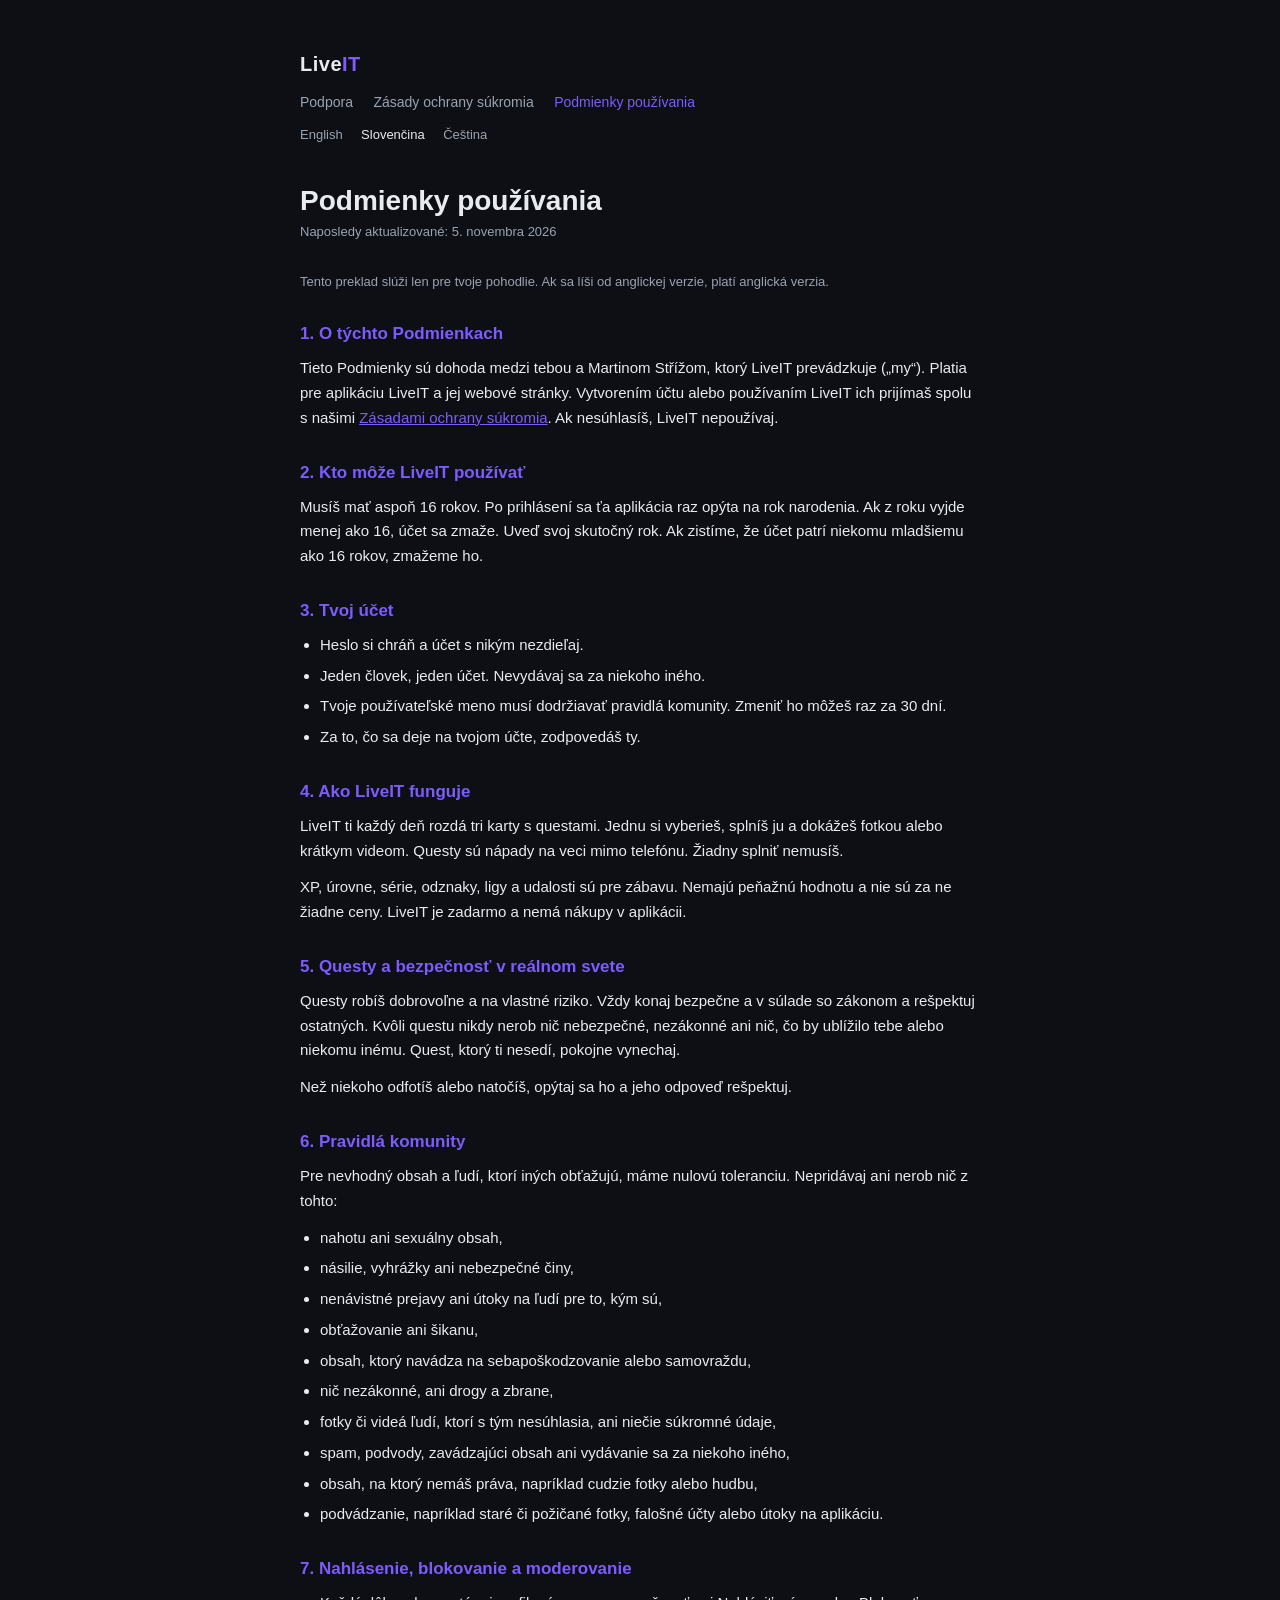
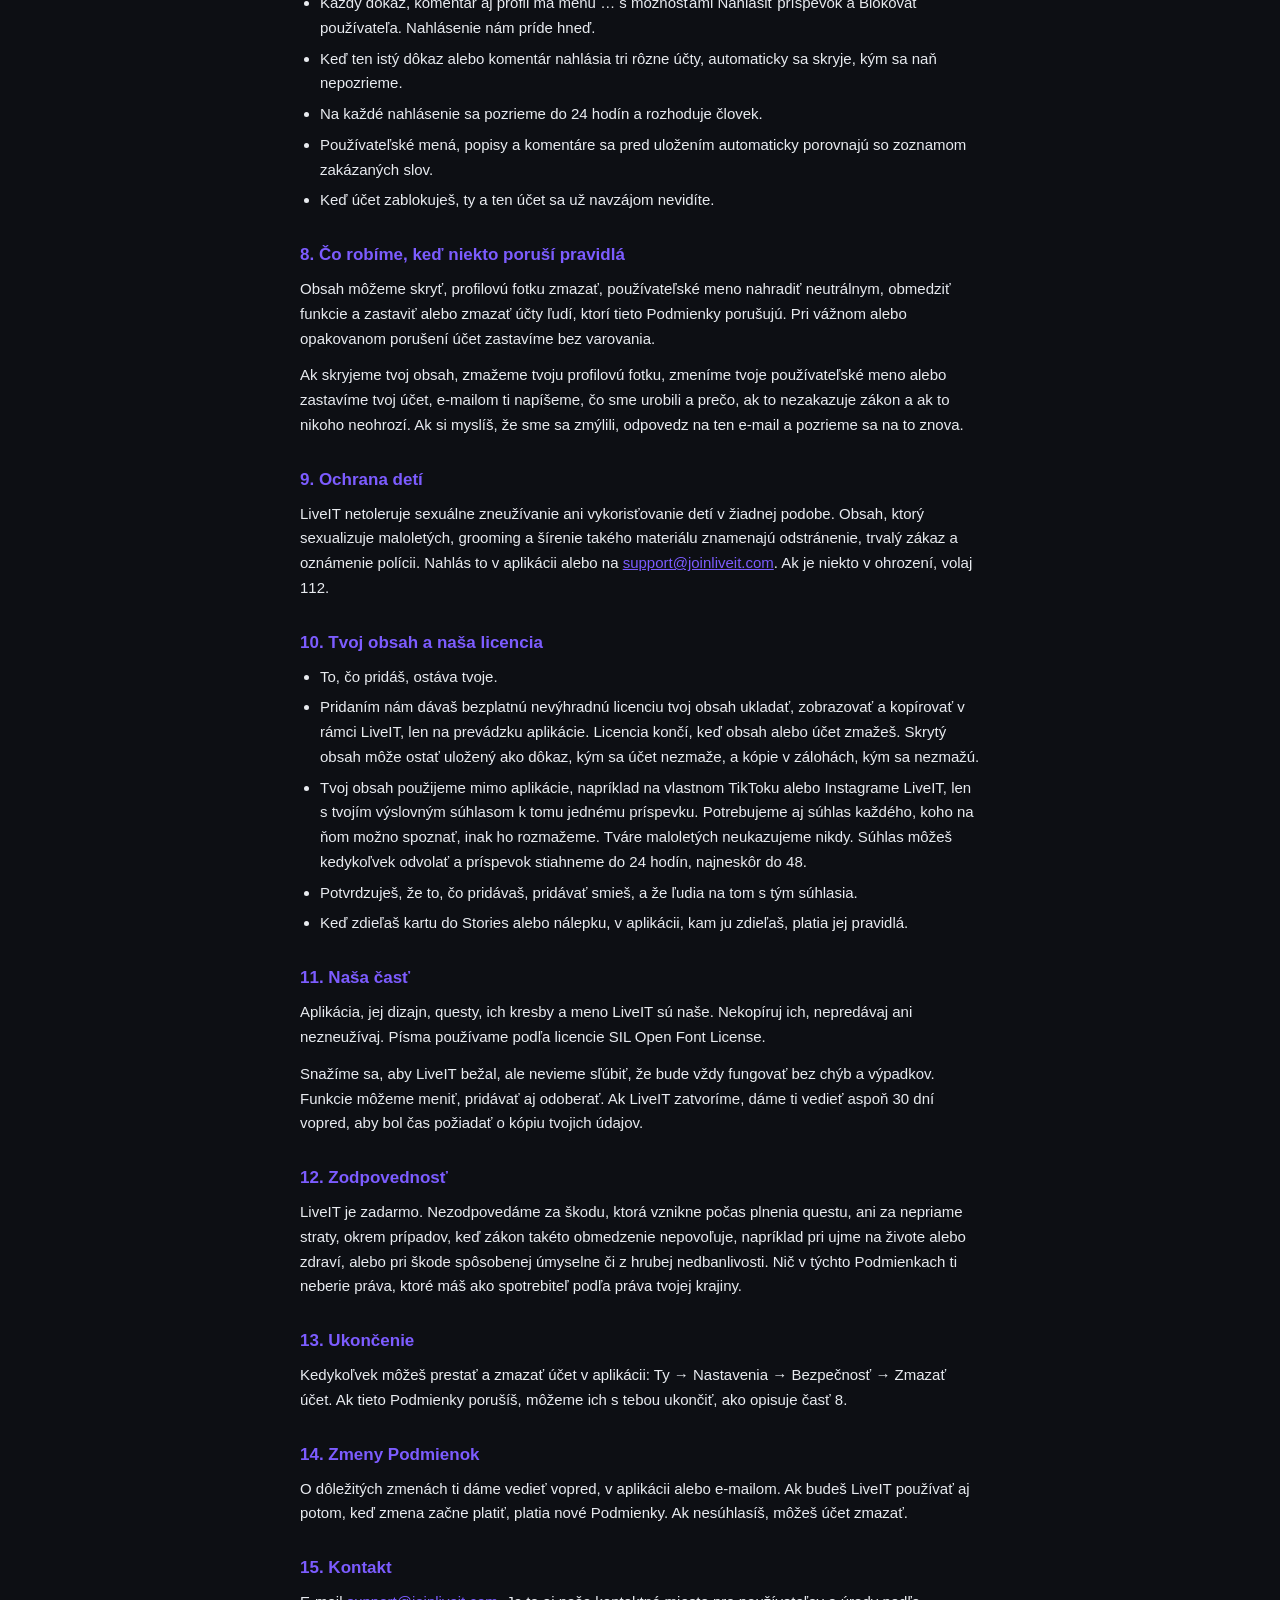
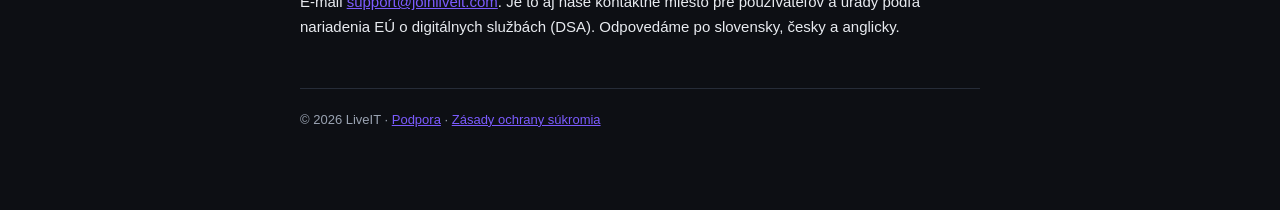
<file: sk/terms.html>
<!doctype html>
<html lang="sk">
<head>
  <meta charset="utf-8">
  <meta name="viewport" content="width=device-width, initial-scale=1">
  <title>Podmienky používania · LiveIT</title>
  <meta name="description" content="Pravidlá používania LiveIT: kto môže hrať, pravidlá komunity, nahlasovanie, tvoj obsah a náš.">
  <link rel="alternate" hreflang="en" href="https://help.joinliveit.com/terms">
  <link rel="alternate" hreflang="sk" href="https://help.joinliveit.com/sk/terms">
  <link rel="alternate" hreflang="cs" href="https://help.joinliveit.com/cs/terms">
  <link rel="stylesheet" href="../style.css">
</head>
<body>
  <div class="wrap">
    <header>
      <a class="brand" href="index.html">Live<span>IT</span></a>
      <nav>
        <a href="index.html">Podpora</a>
        <a href="privacy.html">Zásady ochrany súkromia</a>
        <a href="terms.html" class="active">Podmienky používania</a>
      </nav>
      <nav class="lang" aria-label="Jazyk">
        <a href="../terms.html" lang="en" hreflang="en">English</a>
        <a href="terms.html" lang="sk" hreflang="sk" aria-current="true">Slovenčina</a>
        <a href="../cs/terms.html" lang="cs" hreflang="cs">Čeština</a>
      </nav>
    </header>

    <h1>Podmienky používania</h1>
    <p class="updated">Naposledy aktualizované: 5. novembra 2026</p>
    <p class="note">Tento preklad slúži len pre tvoje pohodlie. Ak sa líši od anglickej verzie, platí anglická verzia.</p>

    <section id="about">
      <h2>1. O týchto Podmienkach</h2>
      <p>Tieto Podmienky sú dohoda medzi tebou a Martinom Střížom, ktorý LiveIT prevádzkuje („my“). Platia pre aplikáciu LiveIT a jej webové stránky. Vytvorením účtu alebo používaním LiveIT ich prijímaš spolu s našimi <a href="privacy.html">Zásadami ochrany súkromia</a>. Ak nesúhlasíš, LiveIT nepoužívaj.</p>
    </section>

    <section id="age">
      <h2>2. Kto môže LiveIT používať</h2>
      <p>Musíš mať aspoň 16 rokov. Po prihlásení sa ťa aplikácia raz opýta na rok narodenia. Ak z roku vyjde menej ako 16, účet sa zmaže. Uveď svoj skutočný rok. Ak zistíme, že účet patrí niekomu mladšiemu ako 16 rokov, zmažeme ho.</p>
    </section>

    <section id="account">
      <h2>3. Tvoj účet</h2>
      <ul>
        <li>Heslo si chráň a účet s nikým nezdieľaj.</li>
        <li>Jeden človek, jeden účet. Nevydávaj sa za niekoho iného.</li>
        <li>Tvoje používateľské meno musí dodržiavať pravidlá komunity. Zmeniť ho môžeš raz za 30 dní.</li>
        <li>Za to, čo sa deje na tvojom účte, zodpovedáš ty.</li>
      </ul>
    </section>

    <section id="how">
      <h2>4. Ako LiveIT funguje</h2>
      <p>LiveIT ti každý deň rozdá tri karty s questami. Jednu si vyberieš, splníš ju a dokážeš fotkou alebo krátkym videom. Questy sú nápady na veci mimo telefónu. Žiadny splniť nemusíš.</p>
      <p>XP, úrovne, série, odznaky, ligy a udalosti sú pre zábavu. Nemajú peňažnú hodnotu a nie sú za ne žiadne ceny. LiveIT je zadarmo a nemá nákupy v aplikácii.</p>
    </section>

    <section id="safety">
      <h2>5. Questy a bezpečnosť v reálnom svete</h2>
      <p>Questy robíš dobrovoľne a na vlastné riziko. Vždy konaj bezpečne a v súlade so zákonom a rešpektuj ostatných. Kvôli questu nikdy nerob nič nebezpečné, nezákonné ani nič, čo by ublížilo tebe alebo niekomu inému. Quest, ktorý ti nesedí, pokojne vynechaj.</p>
      <p>Než niekoho odfotíš alebo natočíš, opýtaj sa ho a jeho odpoveď rešpektuj.</p>
    </section>

    <section id="rules">
      <h2>6. Pravidlá komunity</h2>
      <p>Pre nevhodný obsah a ľudí, ktorí iných obťažujú, máme nulovú toleranciu. Nepridávaj ani nerob nič z tohto:</p>
      <ul>
        <li>nahotu ani sexuálny obsah,</li>
        <li>násilie, vyhrážky ani nebezpečné činy,</li>
        <li>nenávistné prejavy ani útoky na ľudí pre to, kým sú,</li>
        <li>obťažovanie ani šikanu,</li>
        <li>obsah, ktorý navádza na sebapoškodzovanie alebo samovraždu,</li>
        <li>nič nezákonné, ani drogy a zbrane,</li>
        <li>fotky či videá ľudí, ktorí s tým nesúhlasia, ani niečie súkromné údaje,</li>
        <li>spam, podvody, zavádzajúci obsah ani vydávanie sa za niekoho iného,</li>
        <li>obsah, na ktorý nemáš práva, napríklad cudzie fotky alebo hudbu,</li>
        <li>podvádzanie, napríklad staré či požičané fotky, falošné účty alebo útoky na aplikáciu.</li>
      </ul>
    </section>

    <section id="reporting">
      <h2>7. Nahlásenie, blokovanie a moderovanie</h2>
      <ul>
        <li>Každý dôkaz, komentár aj profil má menu … s možnosťami Nahlásiť príspevok a Blokovať používateľa. Nahlásenie nám príde hneď.</li>
        <li>Keď ten istý dôkaz alebo komentár nahlásia tri rôzne účty, automaticky sa skryje, kým sa naň nepozrieme.</li>
        <li>Na každé nahlásenie sa pozrieme do 24 hodín a rozhoduje človek.</li>
        <li>Používateľské mená, popisy a komentáre sa pred uložením automaticky porovnajú so zoznamom zakázaných slov.</li>
        <li>Keď účet zablokuješ, ty a ten účet sa už navzájom nevidíte.</li>
      </ul>
    </section>

    <section id="enforcement">
      <h2>8. Čo robíme, keď niekto poruší pravidlá</h2>
      <p>Obsah môžeme skryť, profilovú fotku zmazať, používateľské meno nahradiť neutrálnym, obmedziť funkcie a zastaviť alebo zmazať účty ľudí, ktorí tieto Podmienky porušujú. Pri vážnom alebo opakovanom porušení účet zastavíme bez varovania.</p>
      <p>Ak skryjeme tvoj obsah, zmažeme tvoju profilovú fotku, zmeníme tvoje používateľské meno alebo zastavíme tvoj účet, e-mailom ti napíšeme, čo sme urobili a prečo, ak to nezakazuje zákon a ak to nikoho neohrozí. Ak si myslíš, že sme sa zmýlili, odpovedz na ten e-mail a pozrieme sa na to znova.</p>
    </section>

    <section id="child-safety">
      <h2>9. Ochrana detí</h2>
      <p>LiveIT netoleruje sexuálne zneužívanie ani vykorisťovanie detí v žiadnej podobe. Obsah, ktorý sexualizuje maloletých, grooming a šírenie takého materiálu znamenajú odstránenie, trvalý zákaz a oznámenie polícii. Nahlás to v aplikácii alebo na <a href="mailto:support@joinliveit.com">support@joinliveit.com</a>. Ak je niekto v ohrození, volaj 112.</p>
    </section>

    <section id="content">
      <h2>10. Tvoj obsah a naša licencia</h2>
      <ul>
        <li>To, čo pridáš, ostáva tvoje.</li>
        <li>Pridaním nám dávaš bezplatnú nevýhradnú licenciu tvoj obsah ukladať, zobrazovať a kopírovať v rámci LiveIT, len na prevádzku aplikácie. Licencia končí, keď obsah alebo účet zmažeš. Skrytý obsah môže ostať uložený ako dôkaz, kým sa účet nezmaže, a kópie v zálohách, kým sa nezmažú.</li>
        <li>Tvoj obsah použijeme mimo aplikácie, napríklad na vlastnom TikToku alebo Instagrame LiveIT, len s tvojím výslovným súhlasom k tomu jednému príspevku. Potrebujeme aj súhlas každého, koho na ňom možno spoznať, inak ho rozmažeme. Tváre maloletých neukazujeme nikdy. Súhlas môžeš kedykoľvek odvolať a príspevok stiahneme do 24 hodín, najneskôr do 48.</li>
        <li>Potvrdzuješ, že to, čo pridávaš, pridávať smieš, a že ľudia na tom s tým súhlasia.</li>
        <li>Keď zdieľaš kartu do Stories alebo nálepku, v aplikácii, kam ju zdieľaš, platia jej pravidlá.</li>
      </ul>
    </section>

    <section id="ours">
      <h2>11. Naša časť</h2>
      <p>Aplikácia, jej dizajn, questy, ich kresby a meno LiveIT sú naše. Nekopíruj ich, nepredávaj ani nezneužívaj. Písma používame podľa licencie SIL Open Font License.</p>
      <p>Snažíme sa, aby LiveIT bežal, ale nevieme sľúbiť, že bude vždy fungovať bez chýb a výpadkov. Funkcie môžeme meniť, pridávať aj odoberať. Ak LiveIT zatvoríme, dáme ti vedieť aspoň 30 dní vopred, aby bol čas požiadať o kópiu tvojich údajov.</p>
    </section>

    <section id="liability">
      <h2>12. Zodpovednosť</h2>
      <p>LiveIT je zadarmo. Nezodpovedáme za škodu, ktorá vznikne počas plnenia questu, ani za nepriame straty, okrem prípadov, keď zákon takéto obmedzenie nepovoľuje, napríklad pri ujme na živote alebo zdraví, alebo pri škode spôsobenej úmyselne či z hrubej nedbanlivosti. Nič v týchto Podmienkach ti neberie práva, ktoré máš ako spotrebiteľ podľa práva tvojej krajiny.</p>
    </section>

    <section id="ending">
      <h2>13. Ukončenie</h2>
      <p>Kedykoľvek môžeš prestať a zmazať účet v aplikácii: Ty → Nastavenia → Bezpečnosť → Zmazať účet. Ak tieto Podmienky porušíš, môžeme ich s tebou ukončiť, ako opisuje časť 8.</p>
    </section>

    <section id="changes">
      <h2>14. Zmeny Podmienok</h2>
      <p>O dôležitých zmenách ti dáme vedieť vopred, v aplikácii alebo e-mailom. Ak budeš LiveIT používať aj potom, keď zmena začne platiť, platia nové Podmienky. Ak nesúhlasíš, môžeš účet zmazať.</p>
    </section>

    <section id="contact">
      <h2>15. Kontakt</h2>
      <p>E-mail <a href="mailto:support@joinliveit.com">support@joinliveit.com</a>. Je to aj naše kontaktné miesto pre používateľov a úrady podľa nariadenia EÚ o digitálnych službách (DSA). Odpovedáme po slovensky, česky a anglicky.</p>
    </section>

    <footer>
      © 2026 LiveIT · <a href="index.html">Podpora</a> · <a href="privacy.html">Zásady ochrany súkromia</a>
    </footer>
  </div>
</body>
</html>
</file>
<file: style.css>
:root {
  --bg: #0d0f14;
  --surface: #161a22;
  --border: #262c38;
  --text: #e8ebf0;
  --muted: #9aa3b2;
  --accent: #7c5cff;
}
* { margin: 0; padding: 0; box-sizing: border-box; }
body {
  background: var(--bg);
  color: var(--text);
  font-family: -apple-system, BlinkMacSystemFont, 'Segoe UI', Roboto, Helvetica, Arial, sans-serif;
  line-height: 1.65;
}
.wrap { max-width: 720px; margin: 0 auto; padding: 48px 20px 80px; }
header a.brand { color: var(--text); text-decoration: none; font-weight: 800; font-size: 20px; letter-spacing: 0.5px; }
header a.brand span { color: var(--accent); }
nav { margin-top: 8px; }
nav a { color: var(--muted); text-decoration: none; font-size: 14px; margin-right: 16px; }
nav a:hover, nav a.active { color: var(--accent); }
h1 { font-size: 28px; margin: 36px 0 4px; }
.updated { color: var(--muted); font-size: 13px; margin-bottom: 28px; }
h2 { font-size: 17px; margin: 28px 0 8px; color: var(--accent); }
p { color: var(--text); font-size: 15px; margin-bottom: 12px; }
p.muted { color: var(--muted); }
.card {
  background: var(--surface);
  border: 1px solid var(--border);
  border-radius: 12px;
  padding: 20px;
  margin: 20px 0;
}
a { color: var(--accent); }
footer { margin-top: 48px; color: var(--muted); font-size: 13px; border-top: 1px solid var(--border); padding-top: 20px; }

/* 2026-11-05: language switch, lists, sub-headings, contents, owner placeholders. Same look. */
nav.lang { margin-top: 6px; }
nav.lang a { font-size: 13px; margin-right: 14px; }
nav.lang a[aria-current="true"] { color: var(--text); }
h3 { font-size: 15px; margin: 20px 0 6px; color: var(--text); }
ul, ol { margin: 0 0 12px 20px; }
li { color: var(--text); font-size: 15px; margin-bottom: 6px; }
.card ul { margin-bottom: 4px; }
.toc ol { margin-left: 22px; columns: 2; column-gap: 28px; }
.toc li { font-size: 14px; margin-bottom: 4px; break-inside: avoid; }
.toc a { text-decoration: none; }
section { scroll-margin-top: 16px; }
.note { color: var(--muted); font-size: 13px; }
mark.owner { background: #ffd54a; color: #1b1814; font-weight: 700; padding: 1px 5px; border-radius: 4px; }
@media (max-width: 520px) { .toc ol { columns: 1; } }
h1 { line-height: 1.2; }
.card > h2:first-child { margin-top: 2px; }

/* 2026-11-14: the App Store link on the support pages. A text button in the site's own colours,
   not Apple's badge artwork. Light text on the card surface with an accent ring: white text on
   the accent itself would read below 4.5:1. */
a.store { display: inline-block; margin: 4px 0 8px; padding: 12px 20px; border: 2px solid var(--accent); border-radius: 12px; background: var(--surface); color: var(--text); font-size: 16px; font-weight: 700; line-height: 1.3; text-decoration: none; }
a.store:hover { background: var(--border); }
a.store:focus-visible { outline: 2px solid var(--accent); outline-offset: 3px; }
</file>
